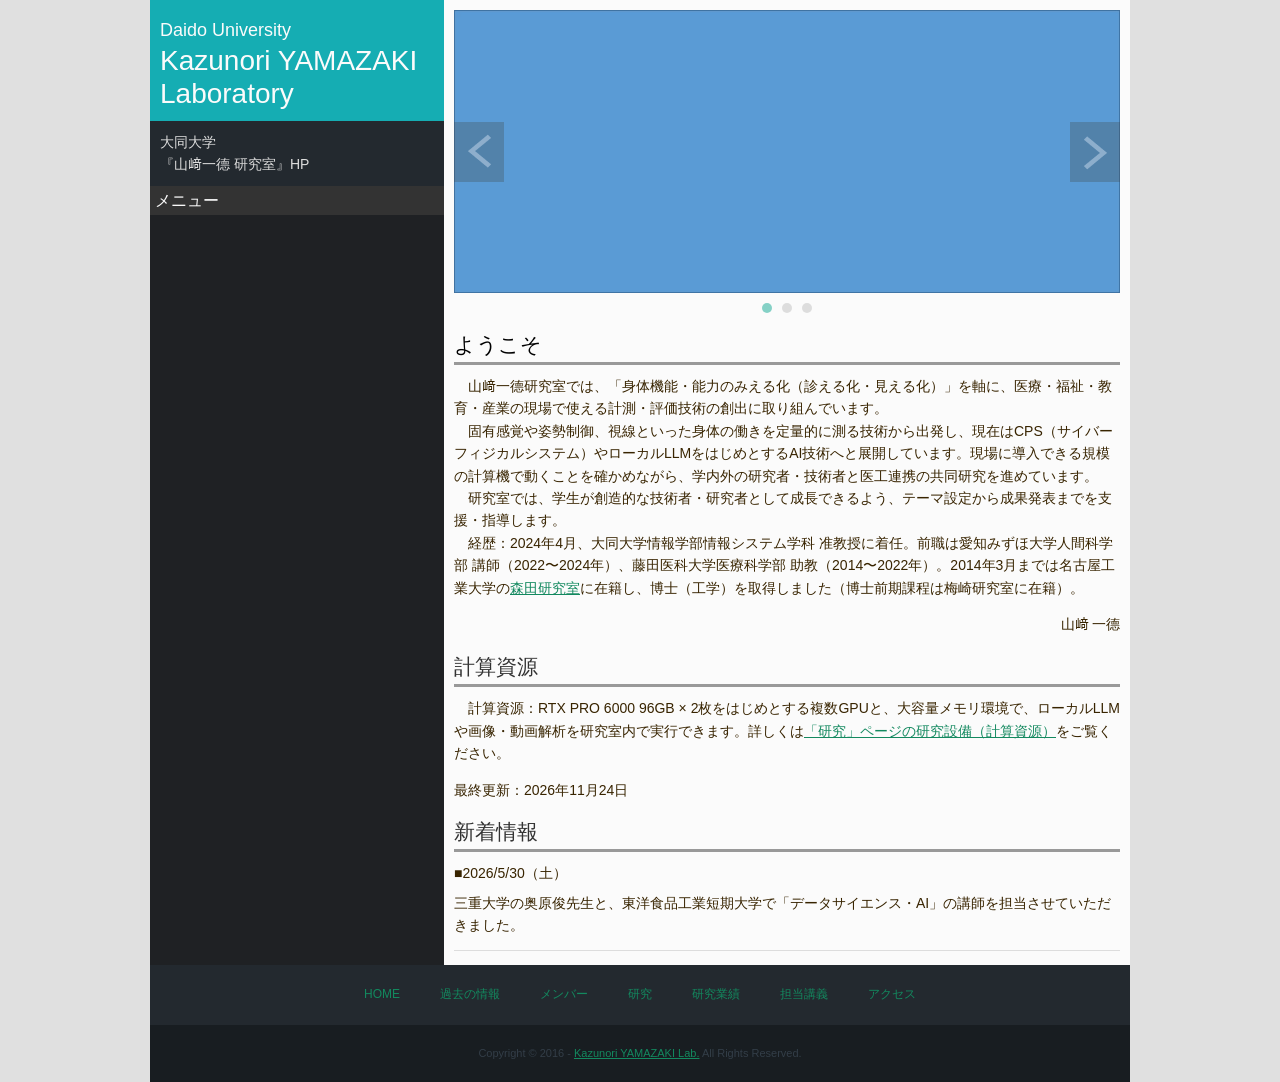
<file: index.html>
﻿<!DOCTYPE html>
<html lang="ja">
  <head>
    <LINK REL="SHORTCUT ICON" HREF="images/favicon16.ico"> 
    <meta content="text/html; charset=utf-8" http-equiv="content-type">
    <title>山﨑一德 研究室</title>
    <meta name="viewport" content="width=device-width">
    <meta name="keywords" content="ymzkk, やまざきかずのり, ヤマザキカズノリ, 山崎一徳, 山﨑一德, 山﨑, 一德, Kazunori Yamazaki, 固有感覚, 感覚運動統合機能、見える、先端、臨床工学、医用工学、データサイエンス、CPS、サイバーフィジカルシステム、IoT">
    <meta name="description" content="『山﨑一德 研究室』HP">
    <link rel="stylesheet" type="text/css" href="css/style.css">
    <script type="text/javascript" src="js/jquery.js"></script>
    <script type="text/javascript" src="js/script.js"></script>
    <script type="text/javascript" src="js/jquery.smoothscroll.js"></script>
    <script type="text/javascript" src="js/jquery.scrollshow.js"></script>
    <script type="text/javascript" src="js/jquery.rollover.js"></script>
    <script type="text/javascript" src="js/jquery.slideshow.js"></script>
    <script>
$(function($){
	$('html').smoothscroll({easing : 'swing', speed : 1000, margintop : 10});
	$('.totop').scrollshow({position : 500});
	$('.slide').slideshow({
		touch		: true,
		touchDistance : '80',
		bgImage	  : false,
		autoSlide	: true,
		effect	   : 'slide',
		repeat	   : true,
		easing	   : 'swing',
		interval	 : 3000,
		duration	 : 500,
		imgHoverStop : true,
		navHoverStop : true,
		navImg	   : false,
		navImgCustom : false,
		navImgSuffix : ''
	});
	$('.slidePrev img').rollover();
	$('.slideNext img').rollover();
	});
</script><!--[if lt IE 9]>
	<script src="js/html5shiv.js"></script>	<script src="js/css3-mediaqueries.js"></script><![endif]-->
  </head>
  <body style="background-color: rgba(204, 204, 204, 0.6);">
    <div id="contents">
      <div id="sub">
        <header>
          <h1><a href="index.html"><font size="4">Daido University </font><br>Kazunori YAMAZAKI Laboratory
</a></h1>
          <p class="summary"> 大同大学 <br>『山﨑一德 研究室』HP </p>

        </header>
        <nav>
          <h3>メニュー<span id="navBtn"><span id="navBtnIcon"></span></span></h3>
          <ul>
          <li><a href="index.html">HOME</a></li>
          <li><a href="news.html">過去の情報</a></li>
          <li><a href="member.html">メンバー</a></li>
          <li><a href="research.html">研究</a></li>
          <li><a href="publication.html">研究業績</a></li>
          <li><a href="lecture.html">担当講義</a></li>
          <li><a href="access.html">アクセス</a></li>
          </ul>
        </nav>
      </div>
      <!-- /#sub -->
      <div id="main">


        <div class="slide">
          <ul class="slideInner">
            <li><a href="index.html"><img src="images/photo01.jpg" alt=""></a></li>
            <li><a href="index.html"><img src="images/photo02.jpg" alt=""></a></li>
            <li><a href="index.html"><img src="images/photo03.jpg" alt=""></a></li>

          </ul>
          <div class="slidePrev"><img src="images/nav_prev.png" alt="前へ"></div>
          <div class="slideNext"><img src="images/nav_next.png" alt="次へ"></div>
          <div class="controlNav"></div>
        </div>
        <!-- /.slide -->
        <h2 id="sample"><span style="color: black;">ようこそ<br>
          </span></h2>
<p>
　山﨑一德研究室では、「身体機能・能力のみえる化（診える化・見える化）」を軸に、医療・福祉・教育・産業の現場で使える計測・評価技術の創出に取り組んでいます。<br>
　固有感覚や姿勢制御、視線といった身体の働きを定量的に測る技術から出発し、現在はCPS（サイバーフィジカルシステム）やローカルLLMをはじめとするAI技術へと展開しています。現場に導入できる規模の計算機で動くことを確かめながら、学内外の研究者・技術者と医工連携の共同研究を進めています。<br>
　研究室では、学生が創造的な技術者・研究者として成長できるよう、テーマ設定から成果発表までを支援・指導します。<br>
　経歴：2024年4月、大同大学情報学部情報システム学科 准教授に着任。前職は愛知みずほ大学人間科学部 講師（2022〜2024年）、藤田医科大学医療科学部 助教（2014〜2022年）。2014年3月までは名古屋工業大学の<a href="http://watt.web.nitech.ac.jp/">森田研究室</a>に在籍し、博士（工学）を取得しました（博士前期課程は梅崎研究室に在籍）。</p>
        <p style="text-align: right;"><span style="font-family: HG行書体">山﨑 一德</span></p>
        <h2>計算資源</h2>
        <p>　計算資源：RTX PRO 6000 96GB × 2枚をはじめとする複数GPUと、大容量メモリ環境で、ローカルLLMや画像・動画解析を研究室内で実行できます。詳しくは<a href="research.html">「研究」ページの研究設備（計算資源）</a>をご覧ください。</p>



        <p> </p>

        <p>最終更新：2026年11月24日</p>
        <h2>新着情報</h2>
        <dl class="info">
          <dt><span>2026/5/30（土）</span></dt>
          <dd>三重大学の奥原俊先生と、東洋食品工業短期大学で「データサイエンス・AI」の講師を担当させていただきました。</dd>
        </dl>

        <!-- /.service --> </div>
      <!-- /#main --> </div>
    <!-- /#contents -->
    <footer>
      <div class="footmenu">
        <ul>
          <li><a href="index.html">HOME</a></li>
          <li><a href="news.html">過去の情報</a></li>
          <li><a href="member.html">メンバー</a></li>
          <li><a href="research.html">研究</a></li>
          <li><a href="publication.html">研究業績</a></li>
          <li><a href="lecture.html">担当講義</a></li>
          <li><a href="access.html">アクセス</a></li>
        </ul>
      </div>
      <!-- /.footmenu -->
      <div class="copyright">Copyright © 2016 - <a href="#">Kazunori YAMAZAKI
          Lab.</a> All Rights Reserved.</div>
      <!-- /.copyright --> </footer>
    <div class="totop"><a href="#"><img src="images/totop.png" alt="ページのトップへ戻る"></a></div>
    <!-- /.totop -->
  </body>
</html>
</file>
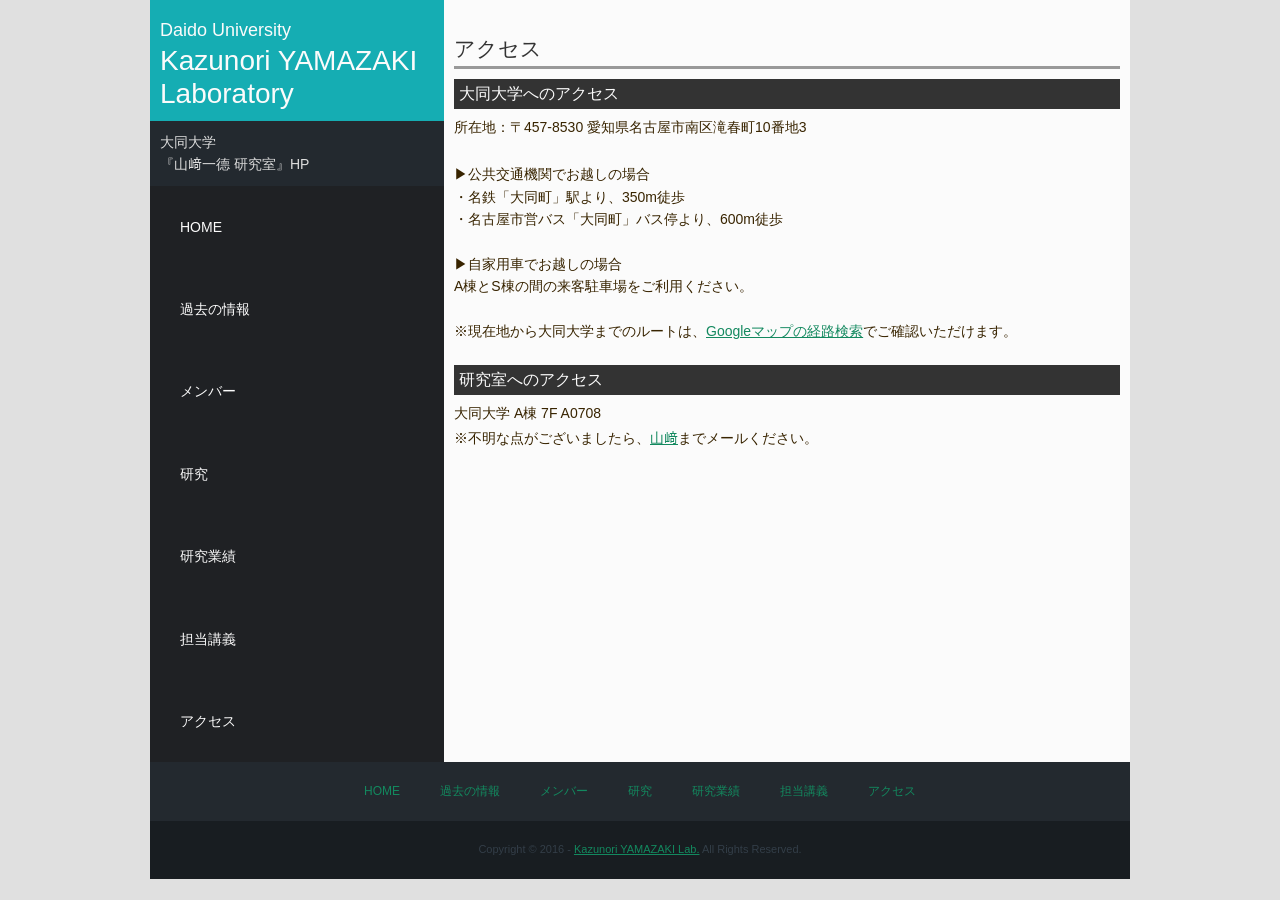
<file: access.html>
﻿<!DOCTYPE html>
<html lang="ja">
  <head>
    <LINK REL="SHORTCUT ICON" HREF="images/favicon16.ico"> 
    <meta content="text/html; charset=utf-8" http-equiv="content-type">
    <title>山﨑一德 研究室，アクセス</title>
    <meta name="viewport" content="width=device-width">
    <meta name="keywords" content="ymzkk, やまざきかずのり, ヤマザキカズノリ, 山崎一徳, 山﨑一德, 山﨑, 一德, Kazunori Yamazaki, 固有感覚, 感覚運動統合機能、見える、先端、臨床工学、医用工学、データサイエンス、CPS、サイバーフィジカルシステム、IoT">
    <meta name="description" content="大同大学 山﨑一德研究室へのアクセス。研究室はA棟7階A0708です。">
    <link rel="stylesheet" type="text/css" href="css/style.css">
    <script type="text/javascript" src="js/jquery.js"></script>
    <script type="text/javascript" src="js/script.js"></script>
    <script type="text/javascript" src="js/jquery.smoothscroll.js"></script>
    <script type="text/javascript" src="js/jquery.scrollshow.js"></script>
    <script>
$(function($){
	$('html').smoothscroll({easing : 'swing', speed : 1000, margintop : 10});
	$('.totop').scrollshow({position : 500});
	});
</script><!--[if lt IE 9]>
	<script src="js/html5shiv.js"></script>	<script src="js/css3-mediaqueries.js"></script>
<![endif]-->
  </head>
  <body style="background-color: rgba(204, 204, 204, 0.6);">
    <div id="contents">
      <div id="sub">
        <header>
          <h1><a href="index.html"><font size="4">Daido University </font><br>Kazunori YAMAZAKI Laboratory
</a></h1>
          <p class="summary"> 大同大学 <br>『山﨑一德 研究室』HP </p>
        </header>
        <nav>
          <h3>メニュー<span id="navBtn"><span id="navBtnIcon"></span></span></h3>
          <ul>
          <li><a href="index.html">HOME</a></li>
          <li><a href="news.html">過去の情報</a></li>
          <li><a href="member.html">メンバー</a></li>
          <li><a href="research.html">研究</a></li>
          <li><a href="publication.html">研究業績</a></li>
          <li><a href="lecture.html">担当講義</a></li>
          <li><a href="access.html">アクセス</a></li>
          </ul>
        </nav>
      </div>
      <!-- /#sub -->
      <div id="main">
<br>
        <h2>アクセス</h2>

        <h3>大同大学へのアクセス</h3>
        <div class="info">
<span style="line-height:200%">所在地：〒457-8530 愛知県名古屋市南区滝春町10番地3</span><br>
<br>
▶公共交通機関でお越しの場合<br>
・名鉄「大同町」駅より、350m徒歩<br>
・名古屋市営バス「大同町」バス停より、600m徒歩<br>
<br>
▶自家用車でお越しの場合<br>
A棟とS棟の間の来客駐車場をご利用ください。<br>
<br>
※現在地から大同大学までのルートは、<a href="https://www.google.com/maps/dir/?api=1&destination=%E5%A4%A7%E5%90%8C%E5%A4%A7%E5%AD%A6">Googleマップの経路検索</a>でご確認いただけます。<br>
<br>

        </div>
<h3>研究室へのアクセス</h3>
        <div class="info">
<span style="line-height:200%">大同大学 A棟 7F A0708</span><br>
※不明な点がございましたら、<a href="member.html">山﨑</a>までメールください。<br>


        </div>
<!-- /.service --> </div>
      <!-- /#main --> </div>
    <!-- /#contents -->
    <footer>
      <div class="footmenu">
        <ul>
          <li><a href="index.html">HOME</a></li>
          <li><a href="news.html">過去の情報</a></li>
          <li><a href="member.html">メンバー</a></li>
          <li><a href="research.html">研究</a></li>
          <li><a href="publication.html">研究業績</a></li>
          <li><a href="lecture.html">担当講義</a></li>
          <li><a href="access.html">アクセス</a></li>
        </ul>
      </div>
      <!-- /.footmenu -->
      <div class="copyright">Copyright © 2016 - <a href="index.html">Kazunori YAMAZAKI
          Lab.</a> All Rights Reserved.</div>
      <!-- /.copyright --> </footer>
    <div class="totop"><a href="#"><img src="images/totop.png" alt="ページのトップへ戻る"></a></div>
    <!-- /.totop -->
  </body>
</html>
</file>
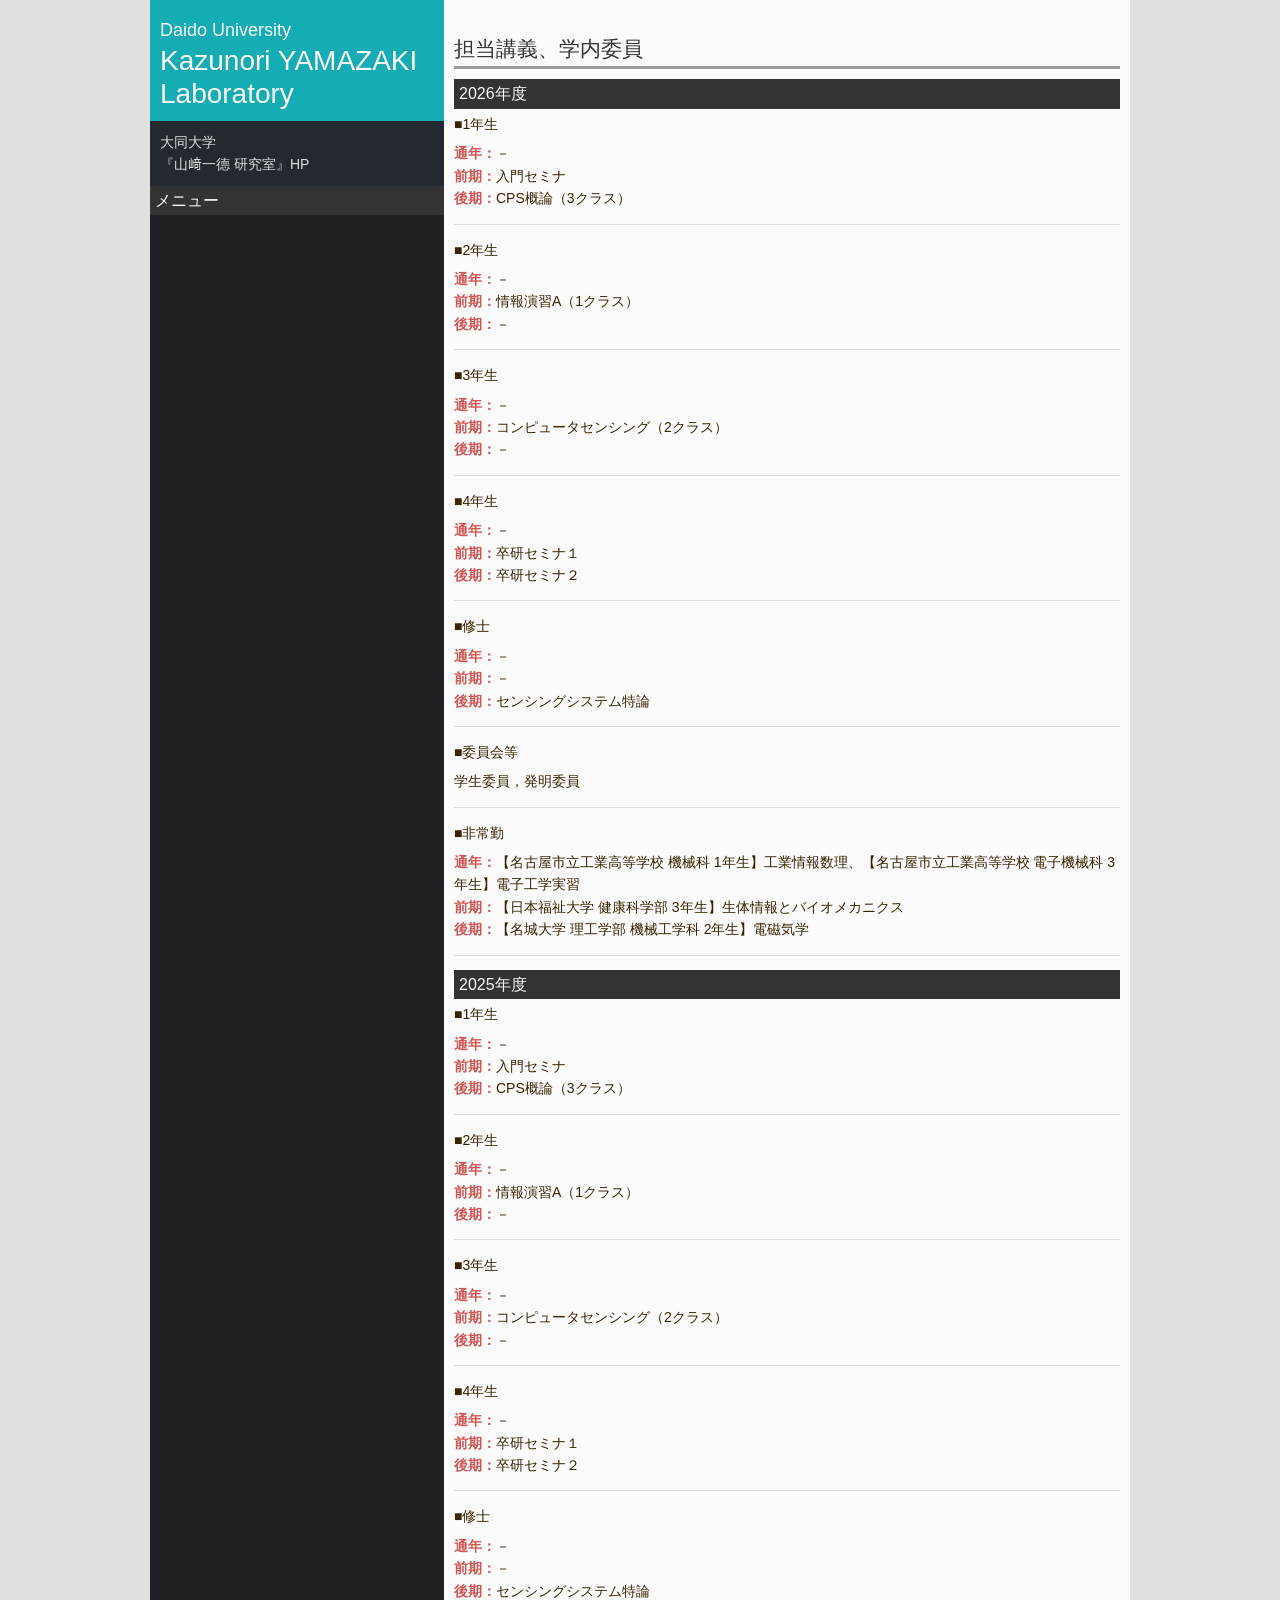
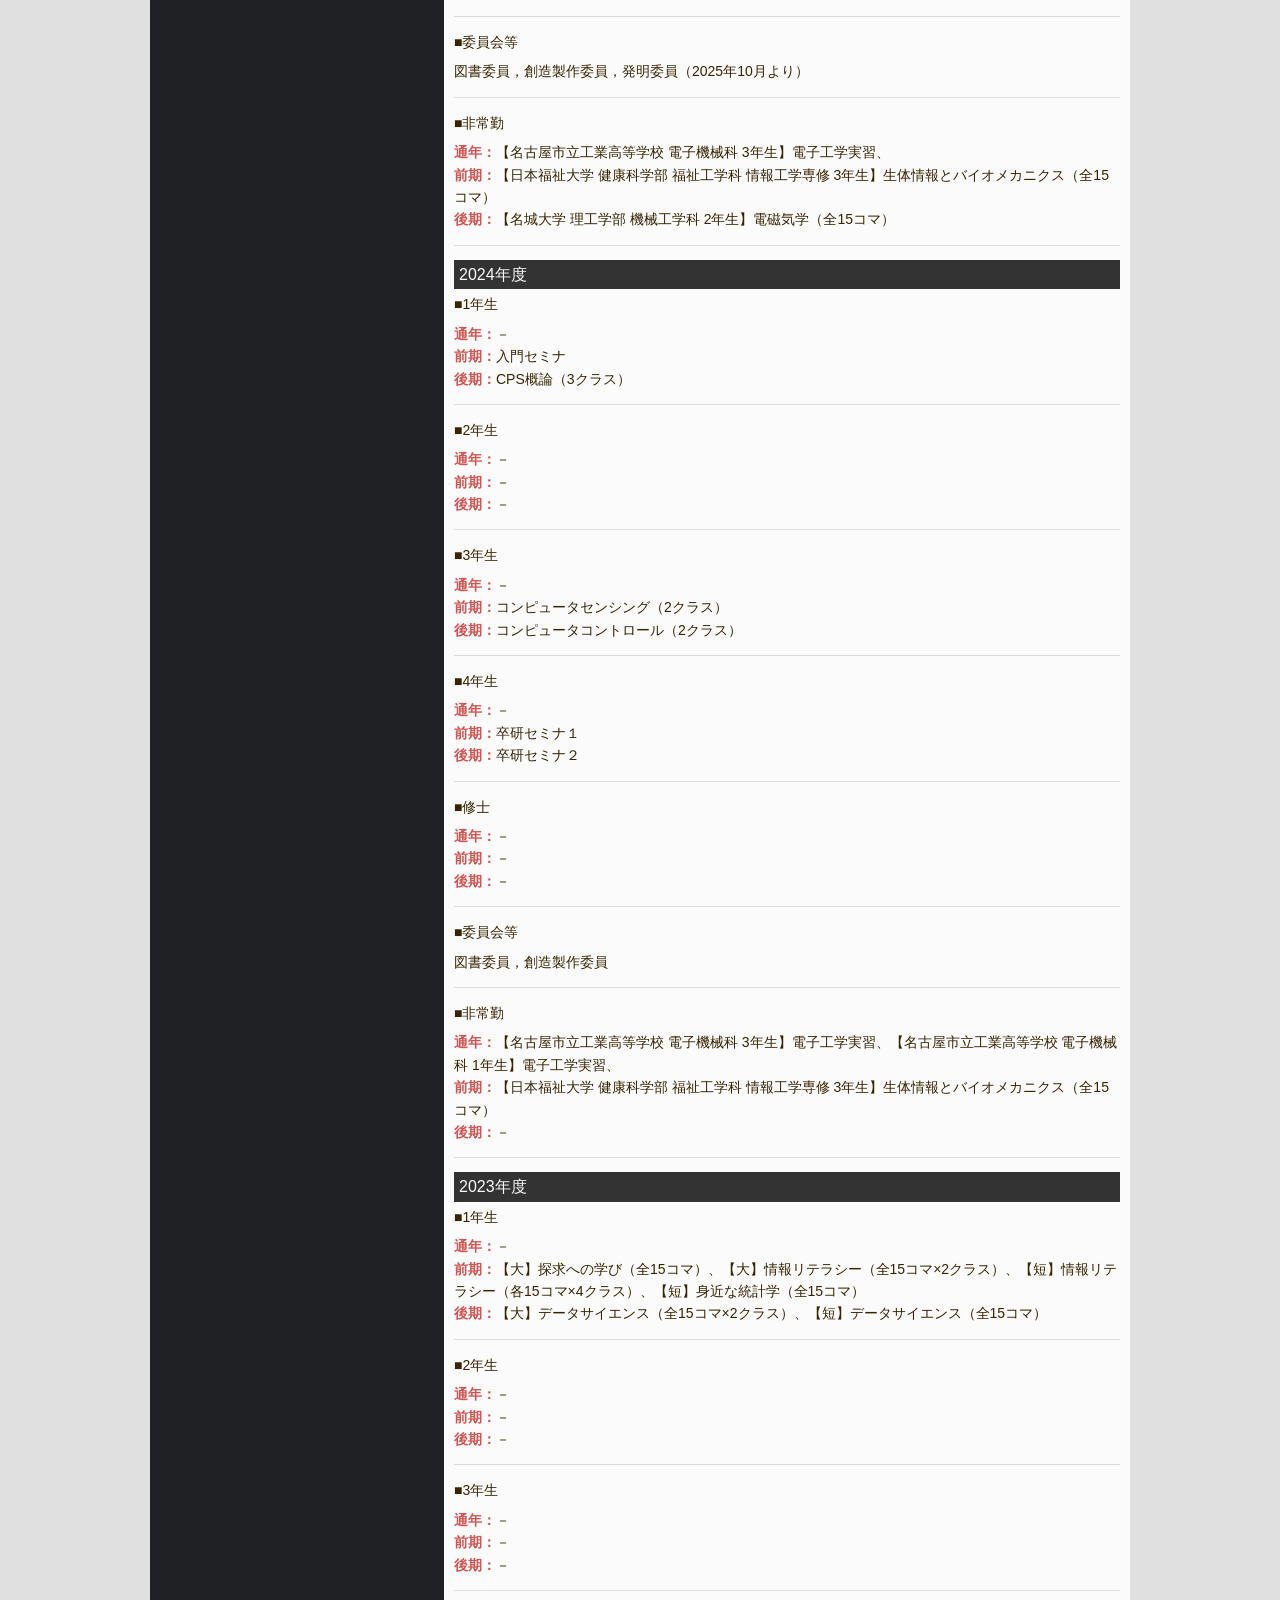
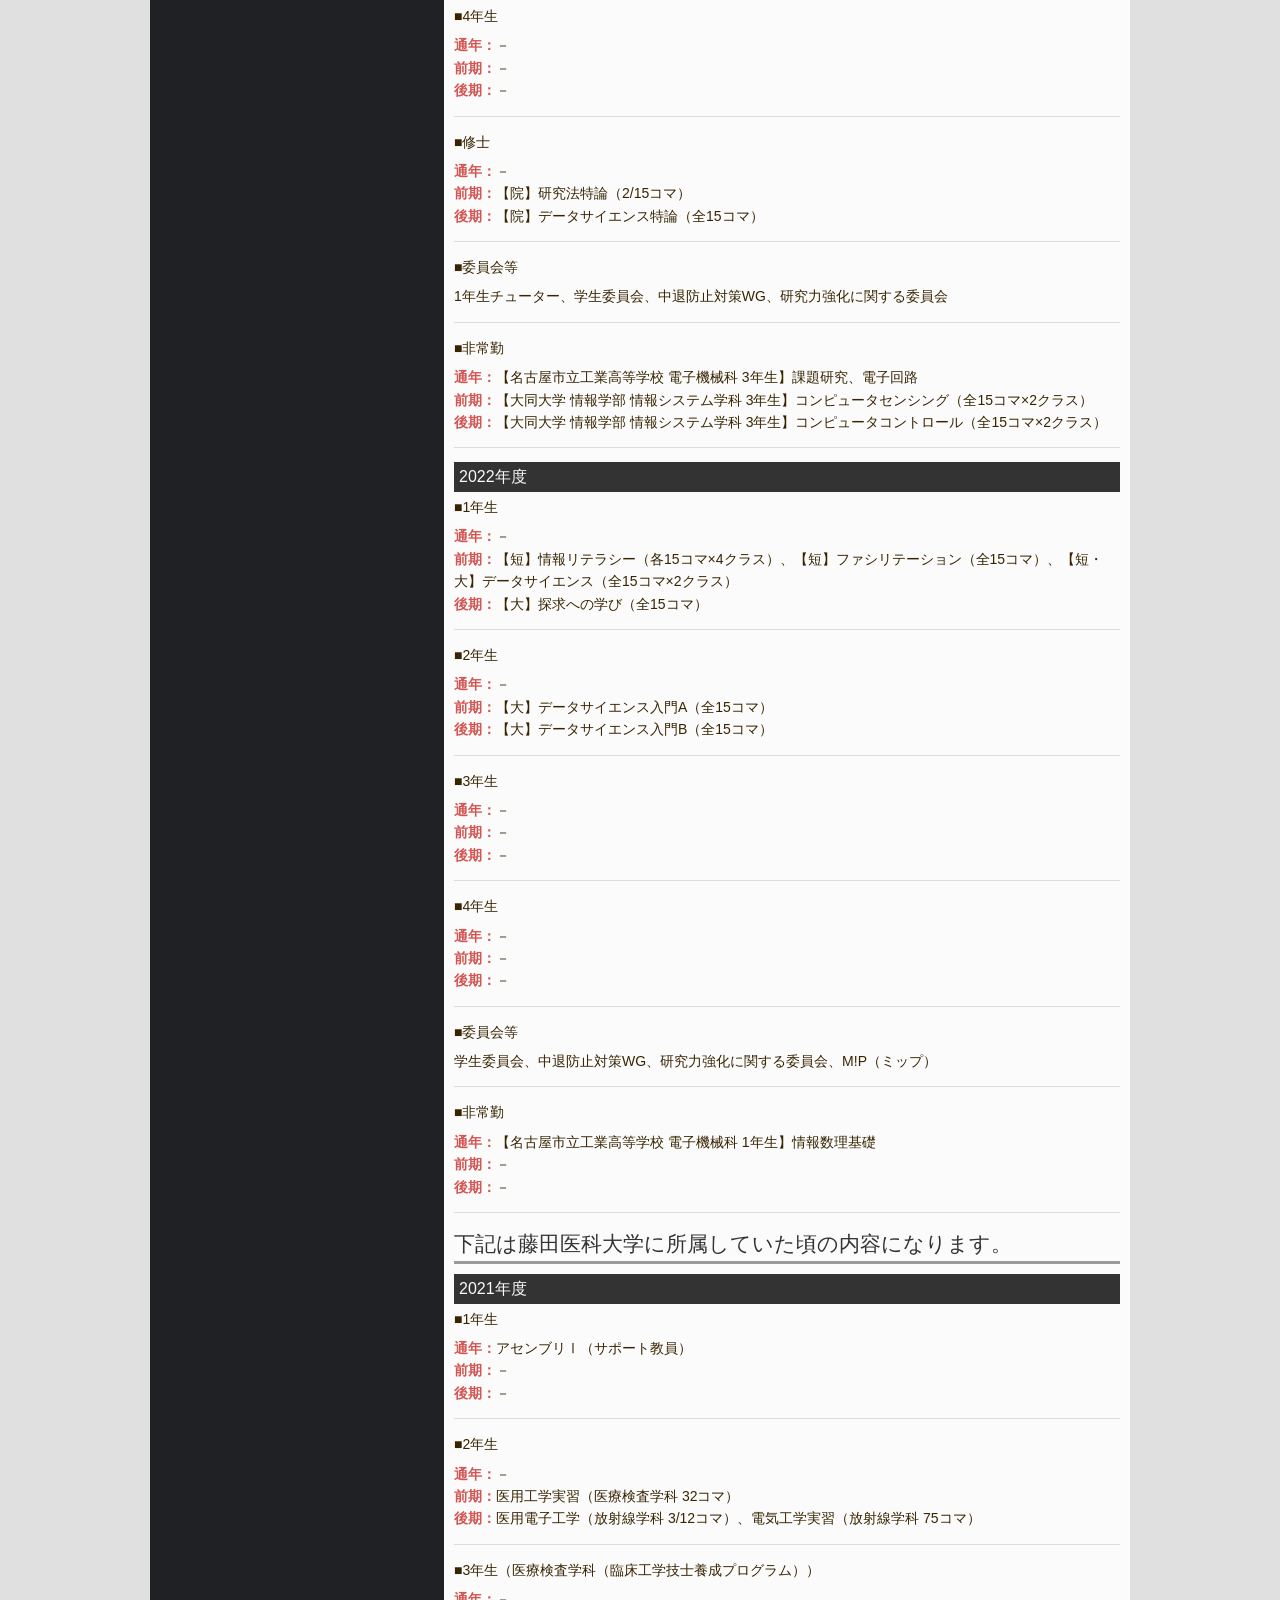
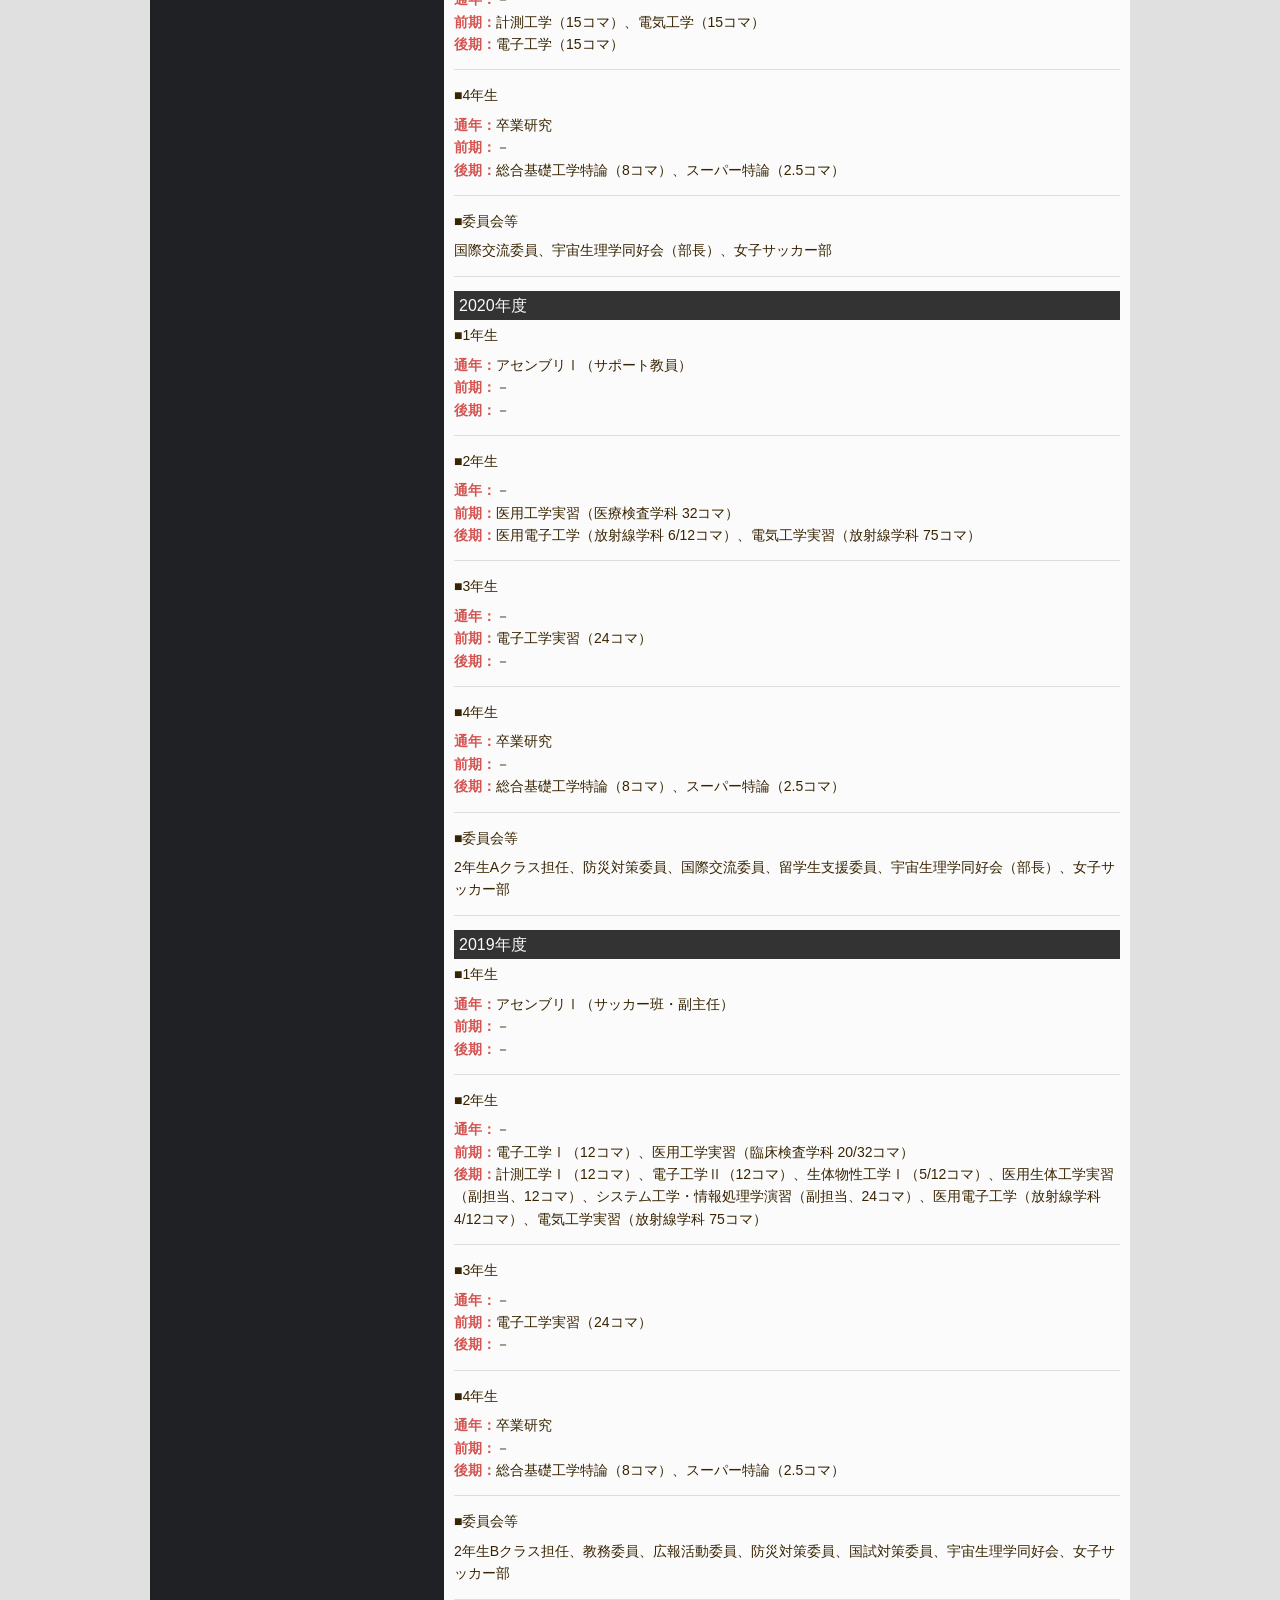
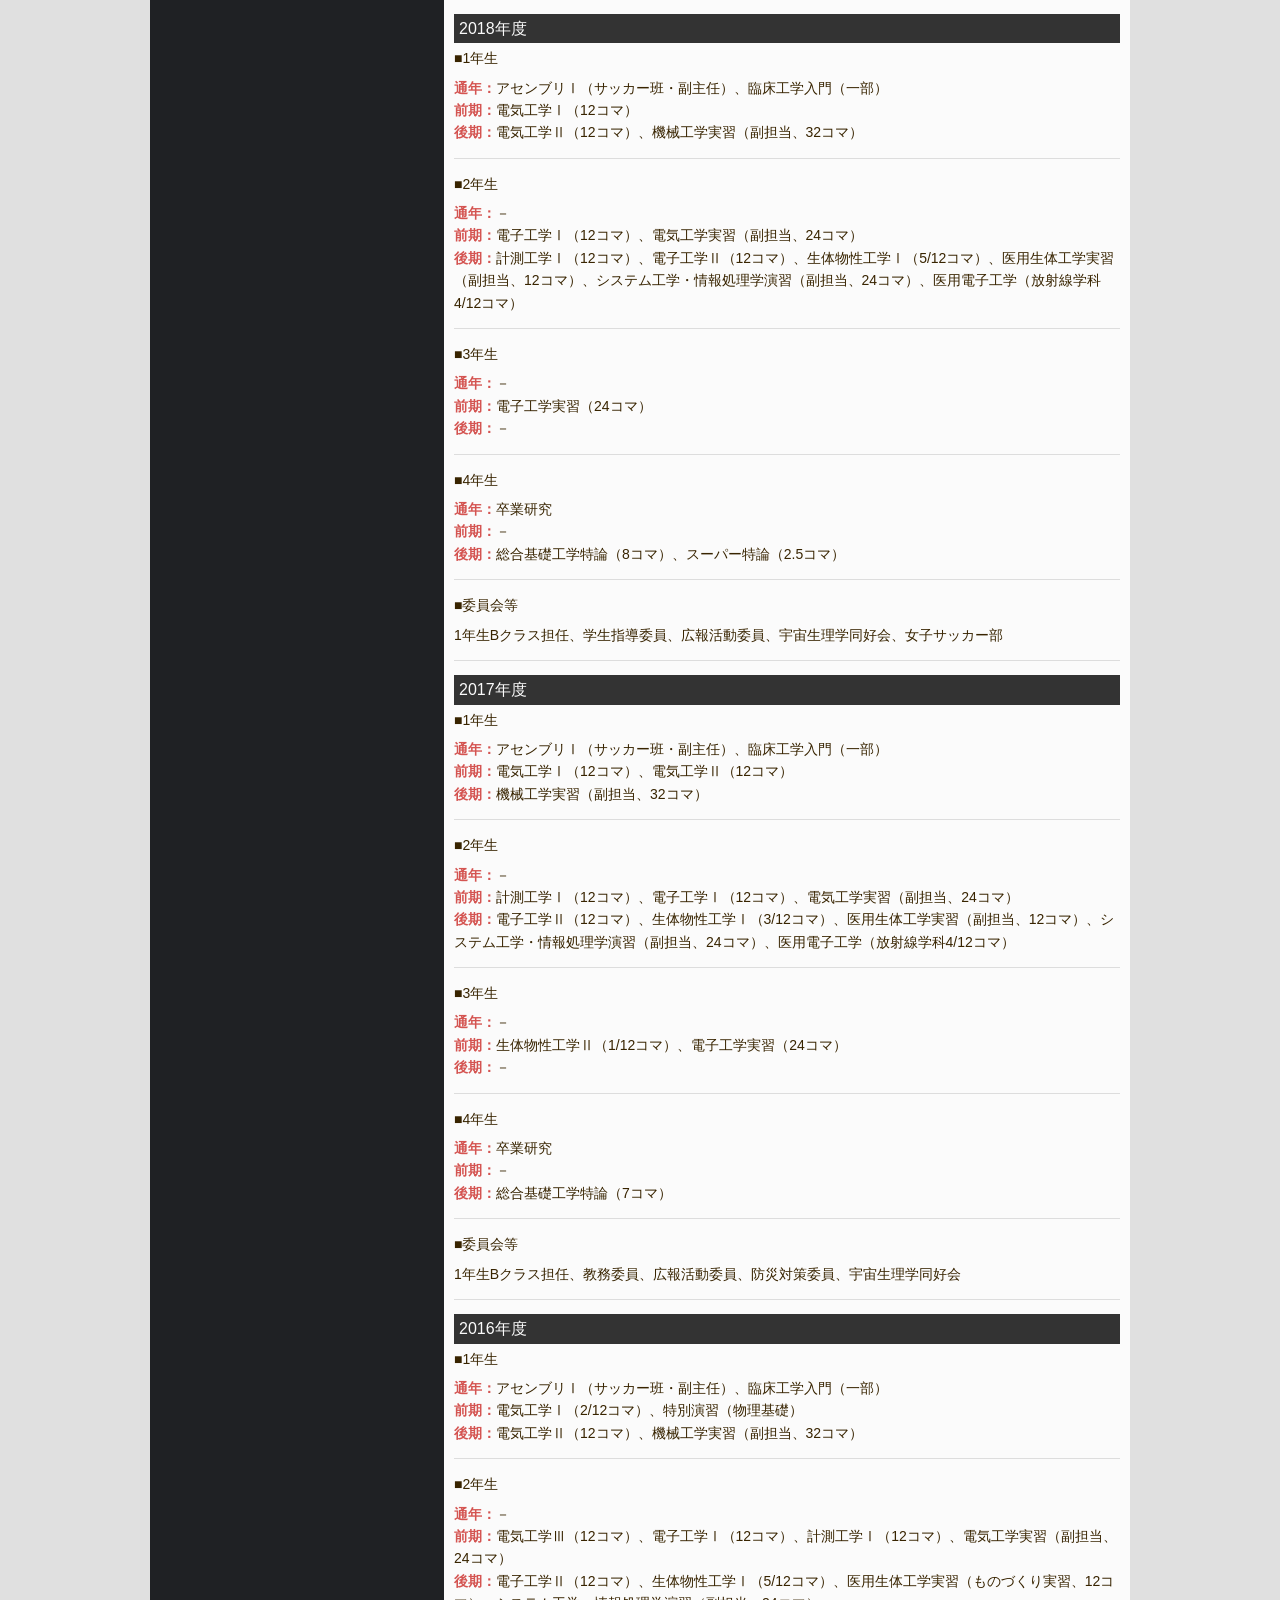
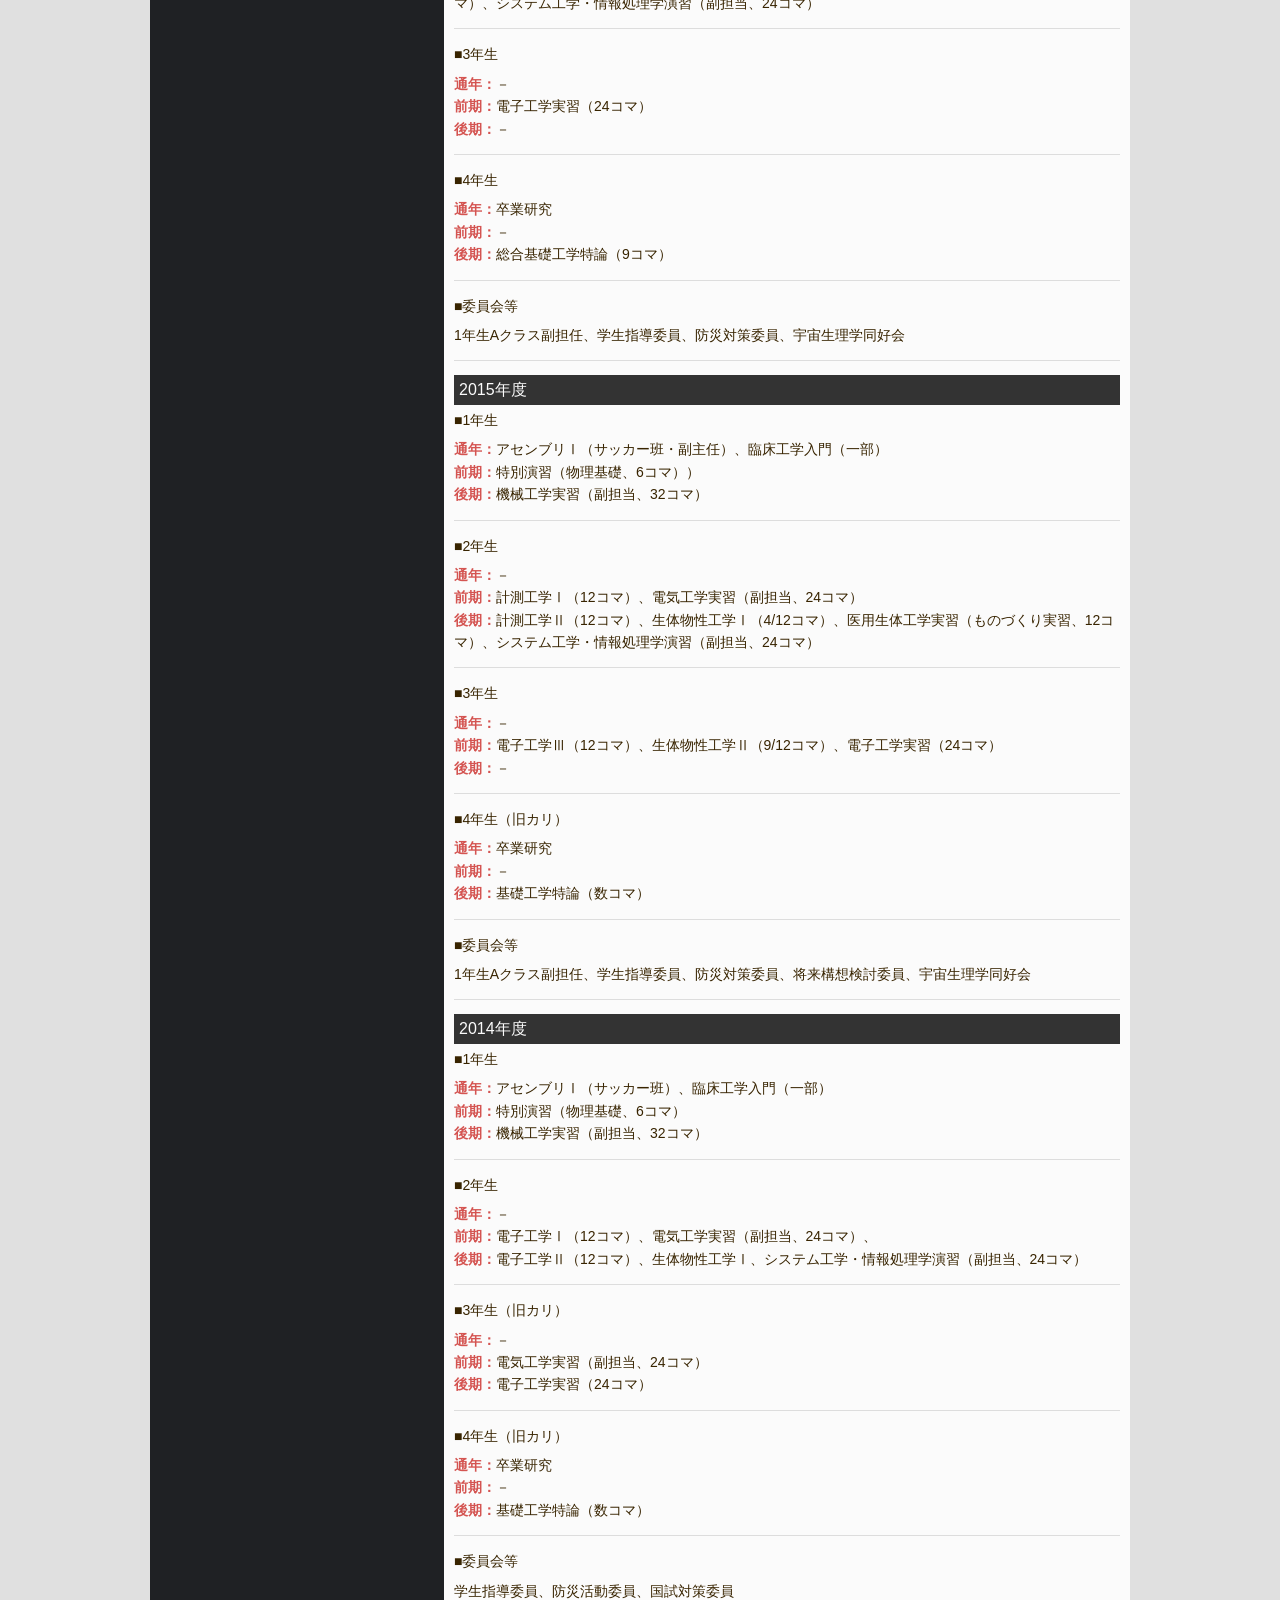
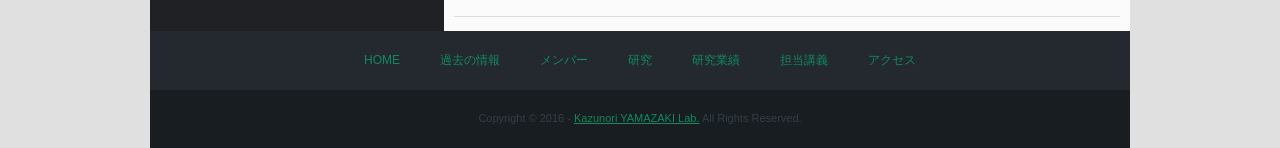
<file: lecture.html>
﻿<!DOCTYPE html>
<html lang="ja">
  <head>
    <LINK REL="SHORTCUT ICON" HREF="images/favicon16.ico"> 
    <meta content="text/html; charset=utf-8" http-equiv="content-type">
    <title>山﨑一德 研究室，担当授業</title>
    <meta name="viewport" content="width=device-width">
    <meta name="keywords" content="ymzkk, やまざきかずのり, ヤマザキカズノリ, 山崎一徳, 山﨑一德, 山﨑, 一德, Kazunori Yamazaki, 固有感覚, 感覚運動統合機能、見える、先端、臨床工学、医用工学、データサイエンス、CPS、サイバーフィジカルシステム、IoT">
    <meta name="description" content="山﨑一德の年度別担当講義、学内委員および学外での教育活動。">

    <link rel="stylesheet" type="text/css" href="css/style.css">
    <script type="text/javascript" src="js/jquery.js"></script>
    <script type="text/javascript" src="js/script.js"></script>
    <script type="text/javascript" src="js/jquery.smoothscroll.js"></script>
    <script type="text/javascript" src="js/jquery.scrollshow.js"></script>
    <script>
$(function($){
	$('html').smoothscroll({easing : 'swing', speed : 1000, margintop : 10});
	$('.totop').scrollshow({position : 500});
	});
</script><!--[if lt IE 9]>
	<script src="js/html5shiv.js"></script>	<script src="js/css3-mediaqueries.js"></script>
<![endif]-->
  </head>
  <body style="background-color: rgba(204, 204, 204, 0.6);">
    <div id="contents">
      <div id="sub">
        <header>
          <h1><a href="index.html"><font size="4">Daido University </font><br>Kazunori YAMAZAKI Laboratory
</a></h1>
          <p class="summary"> 大同大学 <br>『山﨑一德 研究室』HP </p>

        </header>
        <nav>
          <h3>メニュー<span id="navBtn"><span id="navBtnIcon"></span></span></h3>
          <ul>
          <li><a href="index.html">HOME</a></li>
          <li><a href="news.html">過去の情報</a></li>
          <li><a href="member.html">メンバー</a></li>
          <li><a href="research.html">研究</a></li>
          <li><a href="publication.html">研究業績</a></li>
          <li><a href="lecture.html">担当講義</a></li>
          <li><a href="access.html">アクセス</a></li>
          </ul>
        </nav>
      </div>
      <!-- /#sub -->
      <div id="main">
<br>
        <h2>担当講義、学内委員</h2>
	
<!--
コメントアウト部分　始まり
-------
コメントアウト部分　終わり
-->
        <h3>2026年度</h3>
        <dl class="info">
          <dt><span>1年生</span></dt>
          <dd>
<strong>通年：</strong>－
<br><strong>前期：</strong>入門セミナ
<br><strong>後期：</strong>CPS概論（3クラス）</dd>
          <dt><span>2年生</span></dt>
          <dd>
<strong>通年：</strong>－
<br><strong>前期：</strong>情報演習A（1クラス）
<br><strong>後期：</strong>－
</dd>
          <dt><span>3年生</span></dt>
          <dd>
<strong>通年：</strong>－
<br><strong>前期：</strong>コンピュータセンシング（2クラス）
<br><strong>後期：</strong>－
</dd>
          <dt><span>4年生</span></dt>
          <dd>
<strong>通年：</strong>－
<br><strong>前期：</strong>卒研セミナ１
<br><strong>後期：</strong>卒研セミナ２
</dd>
          <dt><span>修士</span></dt>
          <dd>
<strong>通年：</strong>－
<br><strong>前期：</strong>－
<br><strong>後期：</strong>センシングシステム特論</dd>
          <dt><span>委員会等</span></dt>
          <dd>学生委員，発明委員</dd>
          <dt><span>非常勤</span></dt>
          <dd>
<strong>通年：</strong>【名古屋市立工業高等学校 機械科 1年生】工業情報数理、【名古屋市立工業高等学校 電子機械科 3年生】電子工学実習
<br><strong>前期：</strong>【日本福祉大学 健康科学部 3年生】生体情報とバイオメカニクス
<br><strong>後期：</strong>【名城大学 理工学部 機械工学科 2年生】電磁気学</dd>
        </dl>

        <h3>2025年度</h3>
        <dl class="info">
          <dt><span>1年生</span></dt>
          <dd>
<strong>通年：</strong>－
 <br><strong>前期：</strong>入門セミナ
 <br><strong>後期：</strong>CPS概論（3クラス）</dd>
          <dt><span>2年生</span></dt>
          <dd>
<strong>通年：</strong>－
<br><strong>前期：</strong>情報演習A（1クラス）
 <br><strong>後期：</strong>－
</dd>
          <dt><span>3年生</span></dt>
          <dd>
<strong>通年：</strong>－
<br><strong>前期：</strong>コンピュータセンシング（2クラス）
<br><strong>後期：</strong>－
</dd>
          <dt><span>4年生</span></dt>
          <dd>
<strong>通年：</strong>－
<br><strong>前期：</strong>卒研セミナ１
<br><strong>後期：</strong>卒研セミナ２
</dd>
          <dt><span>修士</span></dt>
          <dd>
<strong>通年：</strong>－
<br><strong>前期：</strong>－
<br><strong>後期：</strong>センシングシステム特論
</dd>
          <dt><span>委員会等</span></dt>
          <dd>
図書委員，創造製作委員，発明委員（2025年10月より）
	 </dd>
<dt><span>非常勤</span></dt>
          <dd>
<strong>通年：</strong>【名古屋市立工業高等学校 電子機械科 3年生】電子工学実習、
<br><strong>前期：</strong>【日本福祉大学 健康科学部 福祉工学科 情報工学専修 3年生】生体情報とバイオメカニクス（全15コマ）
<br><strong>後期：</strong>【名城大学 理工学部 機械工学科 2年生】電磁気学（全15コマ）
</dd>
		
        </dl>
<h3>2024年度</h3>
        <dl class="info">
          <dt><span>1年生</span></dt>
          <dd>
<strong>通年：</strong>－
 <br><strong>前期：</strong>入門セミナ
 <br><strong>後期：</strong>CPS概論（3クラス）</dd>
          <dt><span>2年生</span></dt>
          <dd>
<strong>通年：</strong>－
<br><strong>前期：</strong>－
 <br><strong>後期：</strong>－
</dd>
          <dt><span>3年生</span></dt>
          <dd>
<strong>通年：</strong>－
<br><strong>前期：</strong>コンピュータセンシング（2クラス）
<br><strong>後期：</strong>コンピュータコントロール（2クラス）
</dd>
          <dt><span>4年生</span></dt>
          <dd>
<strong>通年：</strong>－
<br><strong>前期：</strong>卒研セミナ１
<br><strong>後期：</strong>卒研セミナ２
</dd>
          <dt><span>修士</span></dt>
          <dd>
<strong>通年：</strong>－
<br><strong>前期：</strong>－
<br><strong>後期：</strong>－
</dd>
          <dt><span>委員会等</span></dt>
          <dd>
図書委員，創造製作委員
	 </dd>
<dt><span>非常勤</span></dt>
          <dd>
<strong>通年：</strong>【名古屋市立工業高等学校 電子機械科 3年生】電子工学実習、【名古屋市立工業高等学校 電子機械科 1年生】電子工学実習、
<br><strong>前期：</strong>【日本福祉大学 健康科学部 福祉工学科 情報工学専修 3年生】生体情報とバイオメカニクス（全15コマ）
<br><strong>後期：</strong>－
</dd>
		
        </dl>
<h3>2023年度</h3>
        <dl class="info">
          <dt><span>1年生</span></dt>
          <dd>
<strong>通年：</strong>－
 <br><strong>前期：</strong>【大】探求への学び（全15コマ）、【大】情報リテラシー（全15コマ×2クラス）、【短】情報リテラシー（各15コマ×4クラス）、【短】身近な統計学（全15コマ） 
 <br><strong>後期：</strong>【大】データサイエンス（全15コマ×2クラス）、【短】データサイエンス（全15コマ）</dd>
          <dt><span>2年生</span></dt>
          <dd>
<strong>通年：</strong>－
<br><strong>前期：</strong>－
 <br><strong>後期：</strong>－
</dd>
          <dt><span>3年生</span></dt>
          <dd>
<strong>通年：</strong>－
<br><strong>前期：</strong>－
<br><strong>後期：</strong>－
</dd>
          <dt><span>4年生</span></dt>
          <dd>
<strong>通年：</strong>－
<br><strong>前期：</strong>－
<br><strong>後期：</strong>－
</dd>
          <dt><span>修士</span></dt>
          <dd>
<strong>通年：</strong>－
<br><strong>前期：</strong>【院】研究法特論（2/15コマ）
 <br><strong>後期：</strong>【院】データサイエンス特論（全15コマ）
</dd>
          <dt><span>委員会等</span></dt>
          <dd>
1年生チューター、学生委員会、中退防止対策WG、研究力強化に関する委員会
	 </dd>
<dt><span>非常勤</span></dt>
          <dd>
<strong>通年：</strong>【名古屋市立工業高等学校 電子機械科 3年生】課題研究、電子回路
<br><strong>前期：</strong>【大同大学 情報学部 情報システム学科 3年生】コンピュータセンシング（全15コマ×2クラス）
<br><strong>後期：</strong>【大同大学 情報学部 情報システム学科 3年生】コンピュータコントロール（全15コマ×2クラス）
</dd>
		
        </dl>
<h3>2022年度</h3>
        <dl class="info">
          <dt><span>1年生</span></dt>
          <dd>
<strong>通年：</strong>－
 <br><strong>前期：</strong>【短】情報リテラシー（各15コマ×4クラス）、【短】ファシリテーション（全15コマ）、【短・大】データサイエンス（全15コマ×2クラス） 
 <br><strong>後期：</strong>【大】探求への学び（全15コマ）</dd>
          <dt><span>2年生</span></dt>
          <dd>
<strong>通年：</strong>－
<br><strong>前期：</strong>【大】データサイエンス入門A（全15コマ）
 <br><strong>後期：</strong>【大】データサイエンス入門B（全15コマ）
</dd>
          <dt><span>3年生</span></dt>
          <dd>
<strong>通年：</strong>－
<br><strong>前期：</strong>－
<br><strong>後期：</strong>－
</dd>
          <dt><span>4年生</span></dt>
          <dd>
<strong>通年：</strong>－
<br><strong>前期：</strong>－
<br><strong>後期：</strong>－</dd>
          <dt><span>委員会等</span></dt>
          <dd>
学生委員会、中退防止対策WG、研究力強化に関する委員会、M!P（ミップ）
	 </dd>
<dt><span>非常勤</span></dt>
          <dd>
<strong>通年：</strong>【名古屋市立工業高等学校 電子機械科 1年生】情報数理基礎
<br><strong>前期：</strong>－
<br><strong>後期：</strong>－
	  </dd>
		  


        </dl>
<h2>下記は藤田医科大学に所属していた頃の内容になります。</h2>
        <h3>2021年度</h3>
        <dl class="info">
          <dt><span>1年生</span></dt>
          <dd>
<strong>通年：</strong>アセンブリⅠ（サポート教員）
 <br><strong>前期：</strong>－
 <br><strong>後期：</strong>－</dd>
          <dt><span>2年生</span></dt>
          <dd>
<strong>通年：</strong>－
<br><strong>前期：</strong>医用工学実習（医療検査学科 32コマ）
 <br><strong>後期：</strong>医用電子工学（放射線学科 3/12コマ）、電気工学実習（放射線学科 75コマ）</dd>
          <dt><span>3年生（医療検査学科（臨床工学技士養成プログラム））</span></dt>
          <dd>
<strong>通年：</strong>－
<br><strong>前期：</strong>計測工学（15コマ）、電気工学（15コマ）
<br><strong>後期：</strong>電子工学（15コマ）
</dd>
          <dt><span>4年生</span></dt>
          <dd>
<strong>通年：</strong>卒業研究
<br><strong>前期：</strong>－
<br><strong>後期：</strong>総合基礎工学特論（8コマ）、スーパー特論（2.5コマ）</dd>
          <dt><span>委員会等</span></dt>
          <dd>
国際交流委員、宇宙生理学同好会（部長）、女子サッカー部
</dd>

        </dl>
<h3>2020年度</h3>
        <dl class="info">
          <dt><span>1年生</span></dt>
          <dd>
<strong>通年：</strong>アセンブリⅠ（サポート教員）
 <br><strong>前期：</strong>－
 <br><strong>後期：</strong>－</dd>
          <dt><span>2年生</span></dt>
          <dd>
<strong>通年：</strong>－
<br><strong>前期：</strong>医用工学実習（医療検査学科 32コマ）
 <br><strong>後期：</strong>医用電子工学（放射線学科 6/12コマ）、電気工学実習（放射線学科 75コマ）</dd>
          <dt><span>3年生</span></dt>
          <dd>
<strong>通年：</strong>－
<br><strong>前期：</strong>電子工学実習（24コマ）
<br><strong>後期：</strong>－
</dd>
          <dt><span>4年生</span></dt>
          <dd>
<strong>通年：</strong>卒業研究
<br><strong>前期：</strong>－
<br><strong>後期：</strong>総合基礎工学特論（8コマ）、スーパー特論（2.5コマ）</dd>
          <dt><span>委員会等</span></dt>
          <dd>
2年生Aクラス担任、防災対策委員、国際交流委員、留学生支援委員、宇宙生理学同好会（部長）、女子サッカー部
</dd>


        </dl>
<h3>2019年度</h3>
        <dl class="info">
          <dt><span>1年生</span></dt>
          <dd>
<strong>通年：</strong>アセンブリⅠ（サッカー班・副主任）
 <br><strong>前期：</strong>－
 <br><strong>後期：</strong>－</dd>
          <dt><span>2年生</span></dt>
          <dd>
<strong>通年：</strong>－
<br><strong>前期：</strong>電子工学Ⅰ（12コマ）、医用工学実習（臨床検査学科 20/32コマ）
 <br><strong>後期：</strong>計測工学Ⅰ（12コマ）、電子工学Ⅱ（12コマ）、生体物性工学Ⅰ（5/12コマ）、医用生体工学実習（副担当、12コマ）、システム工学・情報処理学演習（副担当、24コマ）、医用電子工学（放射線学科 4/12コマ）、電気工学実習（放射線学科 75コマ）</dd>
          <dt><span>3年生</span></dt>
          <dd>
<strong>通年：</strong>－
<br><strong>前期：</strong>電子工学実習（24コマ）
<br><strong>後期：</strong>－
</dd>
          <dt><span>4年生</span></dt>
          <dd>
<strong>通年：</strong>卒業研究
<br><strong>前期：</strong>－
<br><strong>後期：</strong>総合基礎工学特論（8コマ）、スーパー特論（2.5コマ）</dd>
          <dt><span>委員会等</span></dt>
          <dd>
2年生Bクラス担任、教務委員、広報活動委員、防災対策委員、国試対策委員、宇宙生理学同好会、女子サッカー部
</dd>


        </dl>
<h3>2018年度</h3>
        <dl class="info">
          <dt><span>1年生</span></dt>
          <dd>
<strong>通年：</strong>アセンブリⅠ（サッカー班・副主任）、臨床工学入門（一部）
 <br><strong>前期：</strong>電気工学Ⅰ（12コマ）
 <br><strong>後期：</strong>電気工学Ⅱ（12コマ）、機械工学実習（副担当、32コマ）</dd>
          <dt><span>2年生</span></dt>
          <dd>
<strong>通年：</strong>－
<br><strong>前期：</strong>電子工学Ⅰ（12コマ）、電気工学実習（副担当、24コマ）
 <br><strong>後期：</strong>計測工学Ⅰ（12コマ）、電子工学Ⅱ（12コマ）、生体物性工学Ⅰ（5/12コマ）、医用生体工学実習（副担当、12コマ）、システム工学・情報処理学演習（副担当、24コマ）、医用電子工学（放射線学科 4/12コマ）</dd>
          <dt><span>3年生</span></dt>
          <dd>
<strong>通年：</strong>－
<br><strong>前期：</strong>電子工学実習（24コマ）
<br><strong>後期：</strong>－
</dd>
          <dt><span>4年生</span></dt>
          <dd>
<strong>通年：</strong>卒業研究
<br><strong>前期：</strong>－
<br><strong>後期：</strong>総合基礎工学特論（8コマ）、スーパー特論（2.5コマ）</dd>
          <dt><span>委員会等</span></dt>
          <dd>
1年生Bクラス担任、学生指導委員、広報活動委員、宇宙生理学同好会、女子サッカー部
</dd>


        </dl>
<h3>2017年度</h3>
        <dl class="info">
          <dt><span>1年生</span></dt>
          <dd>
<strong>通年：</strong>アセンブリⅠ（サッカー班・副主任）、臨床工学入門（一部）
 <br><strong>前期：</strong>電気工学Ⅰ（12コマ）、電気工学Ⅱ（12コマ）
 <br><strong>後期：</strong>機械工学実習（副担当、32コマ）</dd>
          <dt><span>2年生</span></dt>
          <dd>
<strong>通年：</strong>－
<br><strong>前期：</strong>計測工学Ⅰ（12コマ）、電子工学Ⅰ（12コマ）、電気工学実習（副担当、24コマ）
 <br><strong>後期：</strong>電子工学Ⅱ（12コマ）、生体物性工学Ⅰ（3/12コマ）、医用生体工学実習（副担当、12コマ）、システム工学・情報処理学演習（副担当、24コマ）、医用電子工学（放射線学科4/12コマ）</dd>
          <dt><span>3年生</span></dt>
          <dd>
<strong>通年：</strong>－
<br><strong>前期：</strong>生体物性工学Ⅱ（1/12コマ）、電子工学実習（24コマ）
<br><strong>後期：</strong>－
</dd>
          <dt><span>4年生</span></dt>
          <dd>
<strong>通年：</strong>卒業研究
<br><strong>前期：</strong>－
<br><strong>後期：</strong>総合基礎工学特論（7コマ）</dd>
          <dt><span>委員会等</span></dt>
          <dd>
1年生Bクラス担任、教務委員、広報活動委員、防災対策委員、宇宙生理学同好会
</dd>


        </dl>
<h3>2016年度</h3>
        <dl class="info">
          <dt><span>1年生</span></dt>
          <dd>
<strong>通年：</strong>アセンブリⅠ（サッカー班・副主任）、臨床工学入門（一部）
 <br><strong>前期：</strong>電気工学Ⅰ（2/12コマ）、特別演習（物理基礎）
 <br><strong>後期：</strong>電気工学Ⅱ（12コマ）、機械工学実習（副担当、32コマ）</dd>
          <dt><span>2年生</span></dt>
          <dd>
<strong>通年：</strong>－
<br><strong>前期：</strong>電気工学Ⅲ（12コマ）、電子工学Ⅰ（12コマ）、計測工学Ⅰ（12コマ）、電気工学実習（副担当、24コマ）
 <br><strong>後期：</strong>電子工学Ⅱ（12コマ）、生体物性工学Ⅰ（5/12コマ）、医用生体工学実習（ものづくり実習、12コマ）、システム工学・情報処理学演習（副担当、24コマ）</dd>
          <dt><span>3年生</span></dt>
          <dd>
<strong>通年：</strong>－
<br><strong>前期：</strong>電子工学実習（24コマ）
<br><strong>後期：</strong>－
</dd>
          <dt><span>4年生</span></dt>
          <dd>
<strong>通年：</strong>卒業研究
<br><strong>前期：</strong>－
<br><strong>後期：</strong>総合基礎工学特論（9コマ）</dd>
          <dt><span>委員会等</span></dt>
          <dd>
1年生Aクラス副担任、学生指導委員、防災対策委員、宇宙生理学同好会
</dd>


        </dl>
<h3>2015年度</h3>
        <dl class="info">
          <dt><span>1年生</span></dt>
          <dd>
<strong>通年：</strong>アセンブリⅠ（サッカー班・副主任）、臨床工学入門（一部）
<br><strong>前期：</strong>特別演習（物理基礎、6コマ））
<br><strong>後期：</strong>機械工学実習（副担当、32コマ）</dd>
          <dt><span>2年生</span></dt>
          <dd>
<strong>通年：</strong>－
<br><strong>前期：</strong>計測工学Ⅰ（12コマ）、電気工学実習（副担当、24コマ）
<br><strong>後期：</strong>計測工学Ⅱ（12コマ）、生体物性工学Ⅰ（4/12コマ）、医用生体工学実習（ものづくり実習、12コマ）、システム工学・情報処理学演習（副担当、24コマ）</dd>
          <dt><span>3年生</span></dt>
          <dd>
<strong>通年：</strong>－
<br><strong>前期：</strong>電子工学Ⅲ（12コマ）、生体物性工学Ⅱ（9/12コマ）、電子工学実習（24コマ）
<br><strong>後期：</strong>－
</dd>
          <dt><span>4年生（旧カリ）</span></dt>
          <dd>
<strong>通年：</strong>卒業研究
<br><strong>前期：</strong>－
<br><strong>後期：</strong>基礎工学特論（数コマ）</dd>
          <dt><span>委員会等</span></dt>
          <dd>
1年生Aクラス副担任、学生指導委員、防災対策委員、将来構想検討委員、宇宙生理学同好会
</dd>


        </dl>
<h3>2014年度</h3>
        <dl class="info">
          <dt><span>1年生</span></dt>
          <dd>
<strong>通年：</strong>アセンブリⅠ（サッカー班）、臨床工学入門（一部）
<br><strong>前期：</strong>特別演習（物理基礎、6コマ）
<br><strong>後期：</strong>機械工学実習（副担当、32コマ）
</dd>
          <dt><span>2年生</span></dt>
          <dd>
<strong>通年：</strong>－
<br><strong>前期：</strong>電子工学Ⅰ（12コマ）、電気工学実習（副担当、24コマ）、
<br><strong>後期：</strong>電子工学Ⅱ（12コマ）、生体物性工学Ⅰ、システム工学・情報処理学演習（副担当、24コマ）</dd>
          <dt><span>3年生（旧カリ）</span></dt>
          <dd>
<strong>通年：</strong>－
<br><strong>前期：</strong>電気工学実習（副担当、24コマ）
<br><strong>後期：</strong>電子工学実習（24コマ）
</dd>
          <dt><span>4年生（旧カリ）</span></dt>
          <dd>
<strong>通年：</strong>卒業研究
<br><strong>前期：</strong>－
<br><strong>後期：</strong>基礎工学特論（数コマ）</dd>
          <dt><span>委員会等</span></dt>
          <dd>
学生指導委員、防災活動委員、国試対策委員
</dd>


        </dl>
<!-- /.service --> </div>
      <!-- /#main --> </div>
    <!-- /#contents -->
    <footer>
      <div class="footmenu">
        <ul>
          <li><a href="index.html">HOME</a></li>
          <li><a href="news.html">過去の情報</a></li>
          <li><a href="member.html">メンバー</a></li>
          <li><a href="research.html">研究</a></li>
          <li><a href="publication.html">研究業績</a></li>
          <li><a href="lecture.html">担当講義</a></li>
          <li><a href="access.html">アクセス</a></li>
        </ul>
      </div>
      <!-- /.footmenu -->
      <div class="copyright">Copyright © 2016 - <a href="index.html">Kazunori YAMAZAKI
          Lab.</a> All Rights Reserved.</div>
      <!-- /.copyright --> </footer>
    <div class="totop"><a href="#"><img src="images/totop.png" alt="ページのトップへ戻る"></a></div>
    <!-- /.totop -->
  </body>
</html>
</file>
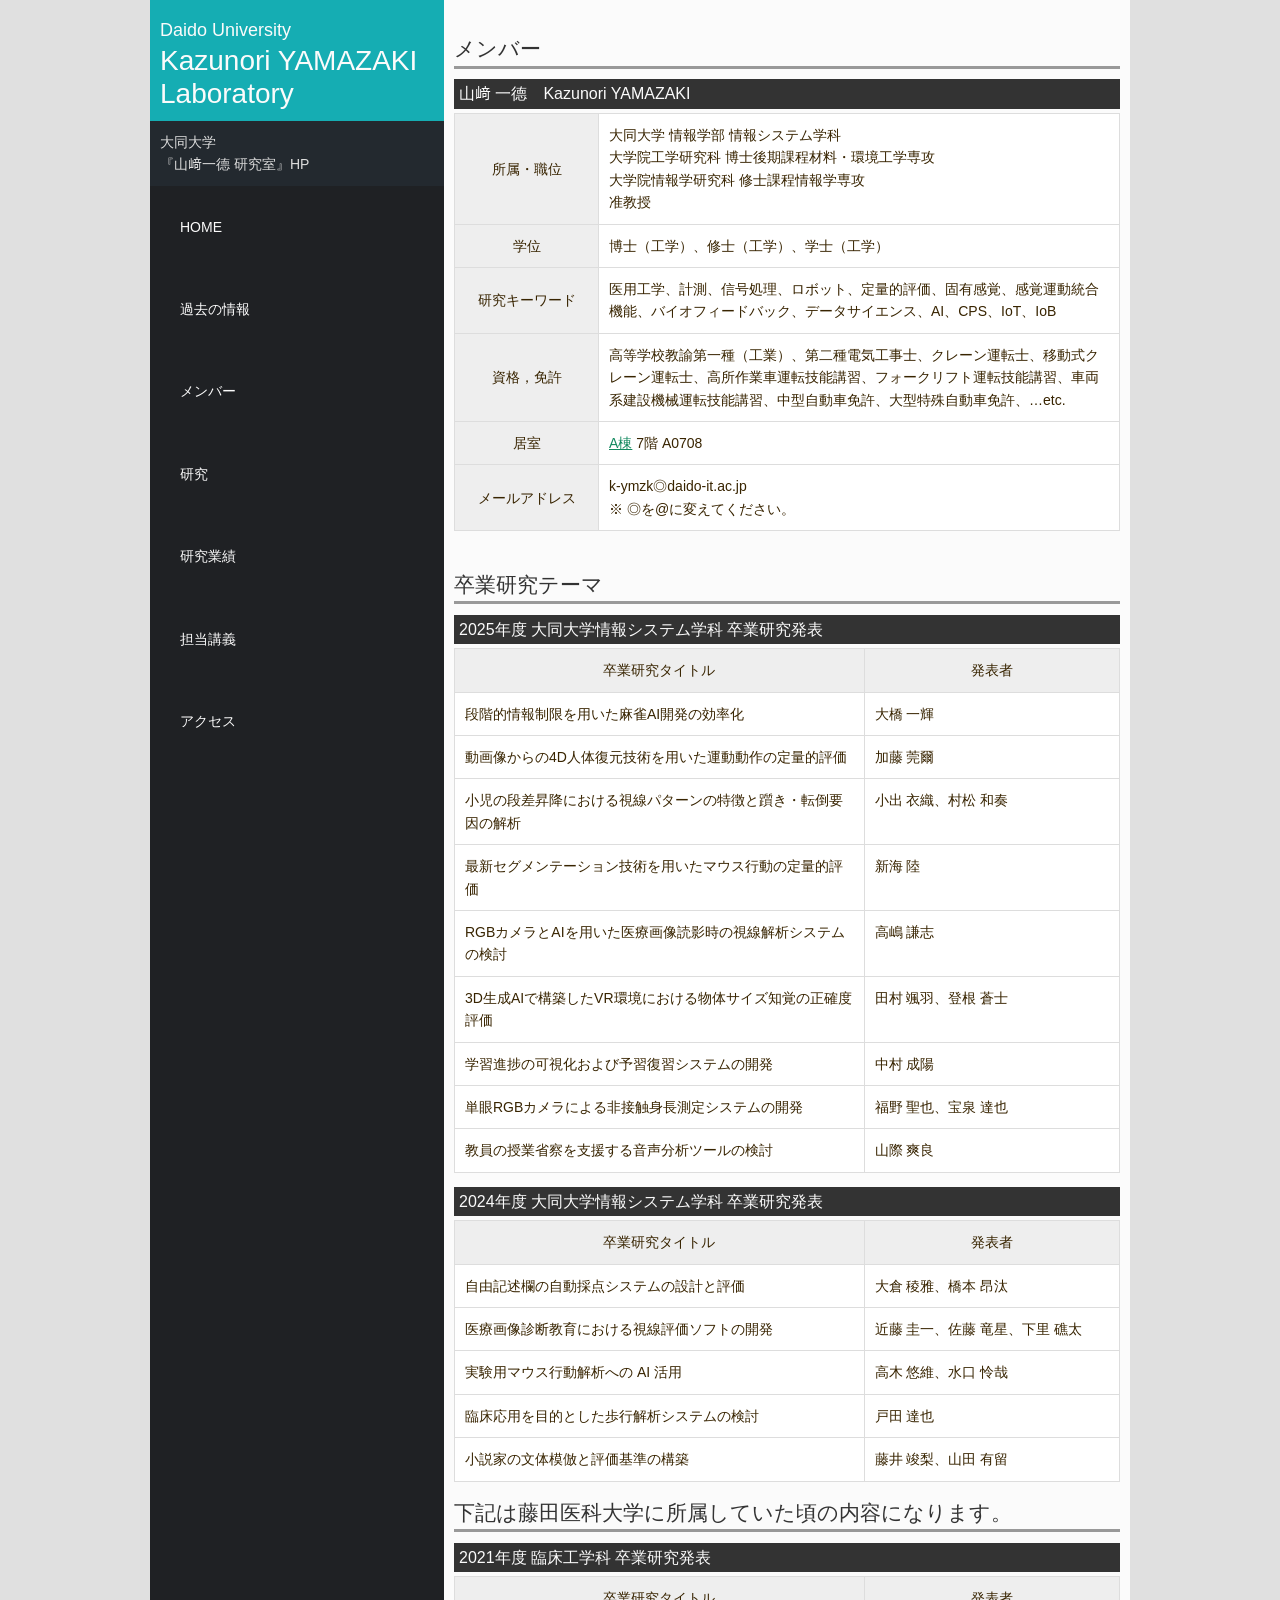
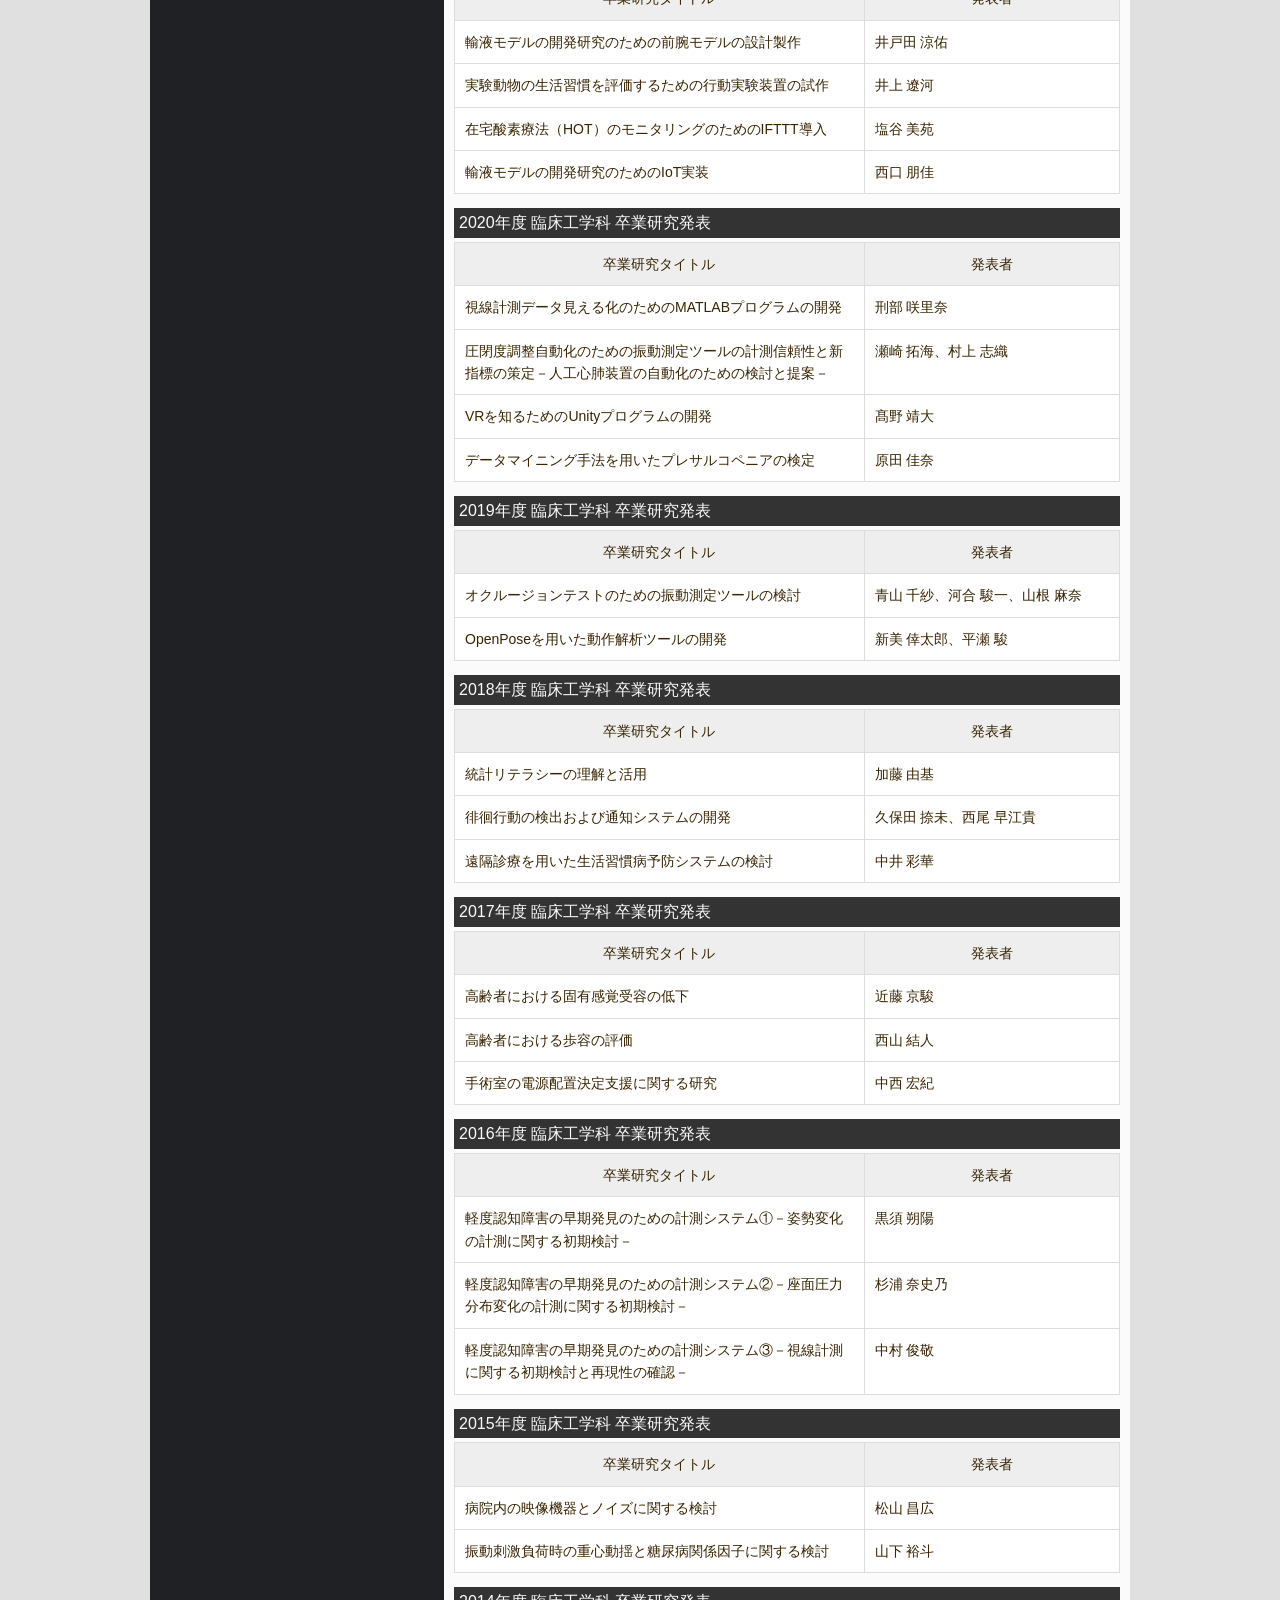
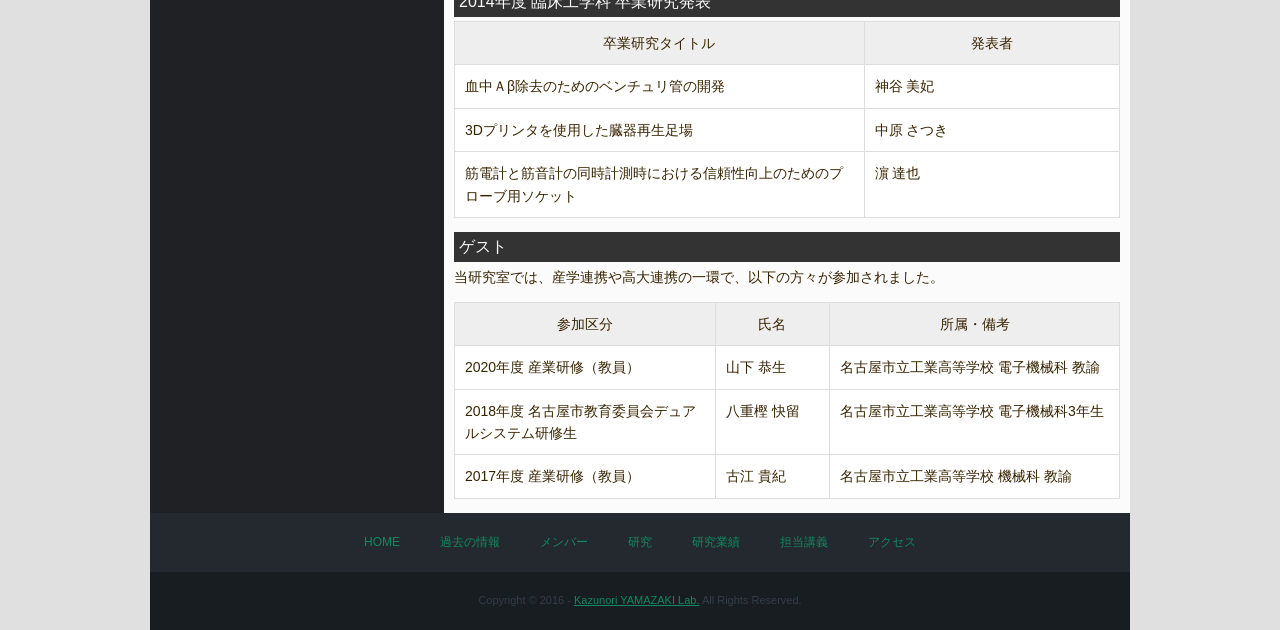
<file: member.html>
﻿<!DOCTYPE html>
<html lang="ja">
  <head>
    <LINK REL="SHORTCUT ICON" HREF="images/favicon16.ico"> 
    <meta content="text/html; charset=utf-8" http-equiv="content-type">
    <title>山﨑一德 研究室，メンバー</title>
    <meta name="viewport" content="width=device-width">
    <meta name="keywords" content="ymzkk, やまざきかずのり, ヤマザキカズノリ, 山崎一徳, 山﨑一德, 山﨑, 一德, Kazunori Yamazaki, 固有感覚, 感覚運動統合機能、見える、先端、臨床工学、医用工学、データサイエンス、CPS、サイバーフィジカルシステム、IoT">
    <meta name="description" content="大同大学 山﨑一德研究室の教員紹介と年度別の卒業研究テーマ・発表者。">

    <link rel="stylesheet" type="text/css" href="css/style.css">
    <script type="text/javascript" src="js/jquery.js"></script>
    <script type="text/javascript" src="js/script.js"></script>
    <script type="text/javascript" src="js/jquery.smoothscroll.js"></script>
    <script type="text/javascript" src="js/jquery.scrollshow.js"></script>
    <script>
$(function($){
	$('html').smoothscroll({easing : 'swing', speed : 1000, margintop : 10});
	$('.totop').scrollshow({position : 500});
	});
</script><!--[if lt IE 9]>
	<script src="js/html5shiv.js"></script>	<script src="js/css3-mediaqueries.js"></script>
<![endif]-->
  </head>
  <body style="background-color: rgba(204, 204, 204, 0.6);">
    <div id="contents">
      <div id="sub">
        <header>
          <h1><a href="index.html"><font size="4">Daido University </font><br>Kazunori YAMAZAKI Laboratory
</a></h1>
          <p class="summary"> 大同大学 <br>『山﨑一德 研究室』HP </p>

        </header>
        <nav>
          <h3>メニュー<span id="navBtn"><span id="navBtnIcon"></span></span></h3>
          <ul>
          <li><a href="index.html">HOME</a></li>
          <li><a href="news.html">過去の情報</a></li>
          <li><a href="member.html">メンバー</a></li>
          <li><a href="research.html">研究</a></li>
          <li><a href="publication.html">研究業績</a></li>
          <li><a href="lecture.html">担当講義</a></li>
          <li><a href="access.html">アクセス</a></li>
          </ul>
        </nav>
      </div>
      <!-- /#sub -->
      <div id="main">
<br>
        <h2>メンバー</h2>
        <h3>山﨑 一德　Kazunori YAMAZAKI</h3>
        <div class="info">
		<div class="table-scroll" role="region" aria-label="表（横にスクロールできます）" tabindex="0">
<table>
			<tbody>
			<tr><th>所属・職位</th><td width="500">大同大学 情報学部 情報システム学科<br>大学院工学研究科 博士後期課程材料・環境工学専攻<br>大学院情報学研究科 修士課程情報学専攻<br>准教授</td></tr>
			<tr><th>学位</th><td>博士（工学）、修士（工学）、学士（工学）</td></tr>
			<tr><th>研究キーワード</th><td>医用工学、計測、信号処理、ロボット、定量的評価、固有感覚、感覚運動統合機能、バイオフィードバック、データサイエンス、AI、CPS、IoT、IoB</td></tr>
			<tr><th>資格，免許</th><td>高等学校教諭第一種（工業）、第二種電気工事士、クレーン運転士、移動式クレーン運転士、高所作業車運転技能講習、フォークリフト運転技能講習、車両系建設機械運転技能講習、中型自動車免許、大型特殊自動車免許、…etc.</td></tr>
			<tr><th>居室</th><td><a href="access.html">A棟</a> 7階 A0708<br></td></tr>

			<tr><th>メールアドレス</th><td>k-ymzk◎daido-it.ac.jp<br>
※ ◎を@に変えてください。</td></tr>
			</tbody>
	
		</table>
</div>
<br>

</div>
<h2>卒業研究テーマ</h2>
<h3>2025年度 大同大学情報システム学科 卒業研究発表</h3>
<div class="table-scroll" role="region" aria-label="表（横にスクロールできます）" tabindex="0">
<table border="1" cellpadding="5" cellspacing="0" width="800">
  <thead>
    <tr><th width="500">卒業研究タイトル</th><th width="300">発表者</th></tr>
  </thead>
  <tbody>
    <tr><td>段階的情報制限を用いた麻雀AI開発の効率化</td><td>大橋 一輝</td></tr>
    <tr><td>動画像からの4D人体復元技術を用いた運動動作の定量的評価</td><td>加藤 莞爾</td></tr>
    <tr><td>小児の段差昇降における視線パターンの特徴と躓き・転倒要因の解析</td><td>小出 衣織、村松 和奏</td></tr>
    <tr><td>最新セグメンテーション技術を用いたマウス行動の定量的評価</td><td>新海 陸</td></tr>
    <tr><td>RGBカメラとAIを用いた医療画像読影時の視線解析システムの検討</td><td>高嶋 謙志</td></tr>
    <tr><td>3D生成AIで構築したVR環境における物体サイズ知覚の正確度評価</td><td>田村 颯羽、登根 蒼士</td></tr>
    <tr><td>学習進捗の可視化および予習復習システムの開発</td><td>中村 成陽</td></tr>
    <tr><td>単眼RGBカメラによる非接触身長測定システムの開発</td><td>福野 聖也、宝泉 達也</td></tr>
    <tr><td>教員の授業省察を支援する音声分析ツールの検討</td><td>山際 爽良</td></tr>
  </tbody>
</table>
</div>
			
<h3>2024年度 大同大学情報システム学科 卒業研究発表</h3>
<div class="table-scroll" role="region" aria-label="表（横にスクロールできます）" tabindex="0">
<table border="1" cellpadding="5" cellspacing="0" width="800">
  <thead>
    <tr><th width="500">卒業研究タイトル</th><th width="300">発表者</th></tr>
  </thead>
  <tbody>
    <tr><td>自由記述欄の自動採点システムの設計と評価</td><td>大倉 稜雅、橋本 昂汰</td></tr>
    <tr><td>医療画像診断教育における視線評価ソフトの開発</td><td>近藤 圭一、佐藤 竜星、下里 礁太</td></tr>
    <tr><td>実験用マウス行動解析への AI 活用</td><td>高木 悠維、水口 怜哉</td></tr>
    <tr><td>臨床応用を目的とした歩行解析システムの検討</td><td>戸田 達也</td></tr>
    <tr><td>小説家の文体模倣と評価基準の構築</td><td>藤井 竣梨、山田 有留</td></tr>
  </tbody>
</table>
</div>

<h2>下記は藤田医科大学に所属していた頃の内容になります。</h2>
<h3>2021年度 臨床工学科 卒業研究発表</h3>
<div class="table-scroll" role="region" aria-label="表（横にスクロールできます）" tabindex="0">
<table border="1" cellpadding="5" cellspacing="0" width="800">
  <thead>
    <tr><th width="500">卒業研究タイトル</th><th width="300">発表者</th></tr>
  </thead>
  <tbody>
    <tr><td>輸液モデルの開発研究のための前腕モデルの設計製作</td><td>井戸田 涼佑</td></tr>
    <tr><td>実験動物の生活習慣を評価するための行動実験装置の試作</td><td>井上 遼河</td></tr>
    <tr><td>在宅酸素療法（HOT）のモニタリングのためのIFTTT導入</td><td>塩谷 美苑</td></tr>
    <tr><td>輸液モデルの開発研究のためのIoT実装</td><td>西口 朋佳</td></tr>
  </tbody>
</table>
</div>

<h3>2020年度 臨床工学科 卒業研究発表</h3>
<div class="table-scroll" role="region" aria-label="表（横にスクロールできます）" tabindex="0">
<table border="1" cellpadding="5" cellspacing="0" width="800">
  <thead>
    <tr><th width="500">卒業研究タイトル</th><th width="300">発表者</th></tr>
  </thead>
  <tbody>
    <tr><td>視線計測データ見える化のためのMATLABプログラムの開発</td><td>刑部 咲里奈</td></tr>
    <tr><td>圧閉度調整自動化のための振動測定ツールの計測信頼性と新指標の策定－人工心肺装置の自動化のための検討と提案－</td><td>瀬崎 拓海、村上 志織</td></tr>
    <tr><td>VRを知るためのUnityプログラムの開発</td><td>髙野 靖大</td></tr>
    <tr><td>データマイニング手法を用いたプレサルコペニアの検定</td><td>原田 佳奈</td></tr>
  </tbody>
</table>
</div>

<h3>2019年度 臨床工学科 卒業研究発表</h3>
<div class="table-scroll" role="region" aria-label="表（横にスクロールできます）" tabindex="0">
<table border="1" cellpadding="5" cellspacing="0" width="800">
  <thead>
    <tr><th width="500">卒業研究タイトル</th><th width="300">発表者</th></tr>
  </thead>
  <tbody>
    <tr><td>オクルージョンテストのための振動測定ツールの検討</td><td>青山 千紗、河合 駿一、山根 麻奈</td></tr>
    <tr><td>OpenPoseを用いた動作解析ツールの開発</td><td>新美 倖太郎、平瀬 駿</td></tr>
  </tbody>
</table>
</div>

<h3>2018年度 臨床工学科 卒業研究発表</h3>
<div class="table-scroll" role="region" aria-label="表（横にスクロールできます）" tabindex="0">
<table border="1" cellpadding="5" cellspacing="0" width="800">
  <thead>
    <tr><th width="500">卒業研究タイトル</th><th width="300">発表者</th></tr>
  </thead>
  <tbody>
    <tr><td>統計リテラシーの理解と活用</td><td>加藤 由基</td></tr>
    <tr><td>徘徊行動の検出および通知システムの開発</td><td>久保田 捺未、西尾 早江貴</td></tr>
    <tr><td>遠隔診療を用いた生活習慣病予防システムの検討</td><td>中井 彩華</td></tr>
  </tbody>
</table>
</div>

<h3>2017年度 臨床工学科 卒業研究発表</h3>
<div class="table-scroll" role="region" aria-label="表（横にスクロールできます）" tabindex="0">
<table border="1" cellpadding="5" cellspacing="0" width="800">
  <thead>
    <tr><th width="500">卒業研究タイトル</th><th width="300">発表者</th></tr>
  </thead>
  <tbody>
    <tr><td>高齢者における固有感覚受容の低下</td><td>近藤 京駿</td></tr>
    <tr><td>高齢者における歩容の評価</td><td>西山 結人</td></tr>
    <tr><td>手術室の電源配置決定支援に関する研究</td><td>中西 宏紀</td></tr>
  </tbody>
</table>
</div>

<h3>2016年度 臨床工学科 卒業研究発表</h3>
<div class="table-scroll" role="region" aria-label="表（横にスクロールできます）" tabindex="0">
<table border="1" cellpadding="5" cellspacing="0" width="800">
  <thead>
    <tr><th width="500">卒業研究タイトル</th><th width="300">発表者</th></tr>
  </thead>
  <tbody>
    <tr><td>軽度認知障害の早期発見のための計測システム①－姿勢変化の計測に関する初期検討－</td><td>黒須 朔陽</td></tr>
    <tr><td>軽度認知障害の早期発見のための計測システム②－座面圧力分布変化の計測に関する初期検討－</td><td>杉浦 奈史乃</td></tr>
    <tr><td>軽度認知障害の早期発見のための計測システム③－視線計測に関する初期検討と再現性の確認－</td><td>中村 俊敬</td></tr>
  </tbody>
</table>
</div>

<h3>2015年度 臨床工学科 卒業研究発表</h3>
<div class="table-scroll" role="region" aria-label="表（横にスクロールできます）" tabindex="0">
<table border="1" cellpadding="5" cellspacing="0" width="800">
  <thead>
    <tr><th width="500">卒業研究タイトル</th><th width="300">発表者</th></tr>
  </thead>
  <tbody>
    <tr><td>病院内の映像機器とノイズに関する検討</td><td>松山 昌広</td></tr>
    <tr><td>振動刺激負荷時の重心動揺と糖尿病関係因子に関する検討</td><td>山下 裕斗</td></tr>
  </tbody>
</table>
</div>

<h3>2014年度 臨床工学科 卒業研究発表</h3>
<div class="table-scroll" role="region" aria-label="表（横にスクロールできます）" tabindex="0">
<table border="1" cellpadding="5" cellspacing="0" width="800">
  <thead>
    <tr><th width="500">卒業研究タイトル</th><th width="300">発表者</th></tr>
  </thead>
  <tbody>
    <tr><td>血中Ａβ除去のためのベンチュリ管の開発</td><td>神谷 美妃</td></tr>
    <tr><td>3Dプリンタを使用した臓器再生足場</td><td>中原 さつき</td></tr>
    <tr><td>筋電計と筋音計の同時計測時における信頼性向上のためのプローブ用ソケット</td><td>濵 達也</td></tr>
  </tbody>
</table>
</div>

<h3>ゲスト</h3>
<p>当研究室では、産学連携や高大連携の一環で、以下の方々が参加されました。</p>
<div class="table-scroll" role="region" aria-label="表（横にスクロールできます）" tabindex="0">
<table border="1" cellpadding="5" cellspacing="0" width="800">
  <thead>
    <tr><th width="400">参加区分</th><th width="150">氏名</th><th width="450">所属・備考</th></tr>
  </thead>
  <tbody>
    <tr><td>2020年度 産業研修（教員）</td><td>山下 恭生</td><td>名古屋市立工業高等学校 電子機械科 教諭</td></tr>
    <tr><td>2018年度 名古屋市教育委員会デュアルシステム研修生</td><td>八重樫 快留</td><td>名古屋市立工業高等学校 電子機械科3年生</td></tr>
    <tr><td>2017年度 産業研修（教員）</td><td>古江 貴紀</td><td>名古屋市立工業高等学校 機械科 教諭</td></tr>
  </tbody>
</table>
</div>



        <!-- /.service --> </div>
      <!-- /#main --> </div>
    <!-- /#contents -->
    <footer>
      <div class="footmenu">
        <ul>
          <li><a href="index.html">HOME</a></li>
          <li><a href="news.html">過去の情報</a></li>
          <li><a href="member.html">メンバー</a></li>
          <li><a href="research.html">研究</a></li>
          <li><a href="publication.html">研究業績</a></li>
          <li><a href="lecture.html">担当講義</a></li>
          <li><a href="access.html">アクセス</a></li>
        </ul>
      </div>
      <!-- /.footmenu -->
      <div class="copyright">Copyright © 2016 - <a href="index.html">Kazunori YAMAZAKI
          Lab.</a> All Rights Reserved.</div>
      <!-- /.copyright --> </footer>
    <div class="totop"><a href="#"><img src="images/totop.png" alt="ページのトップへ戻る"></a></div>
    <!-- /.totop -->
  </body>
</html>
</file>
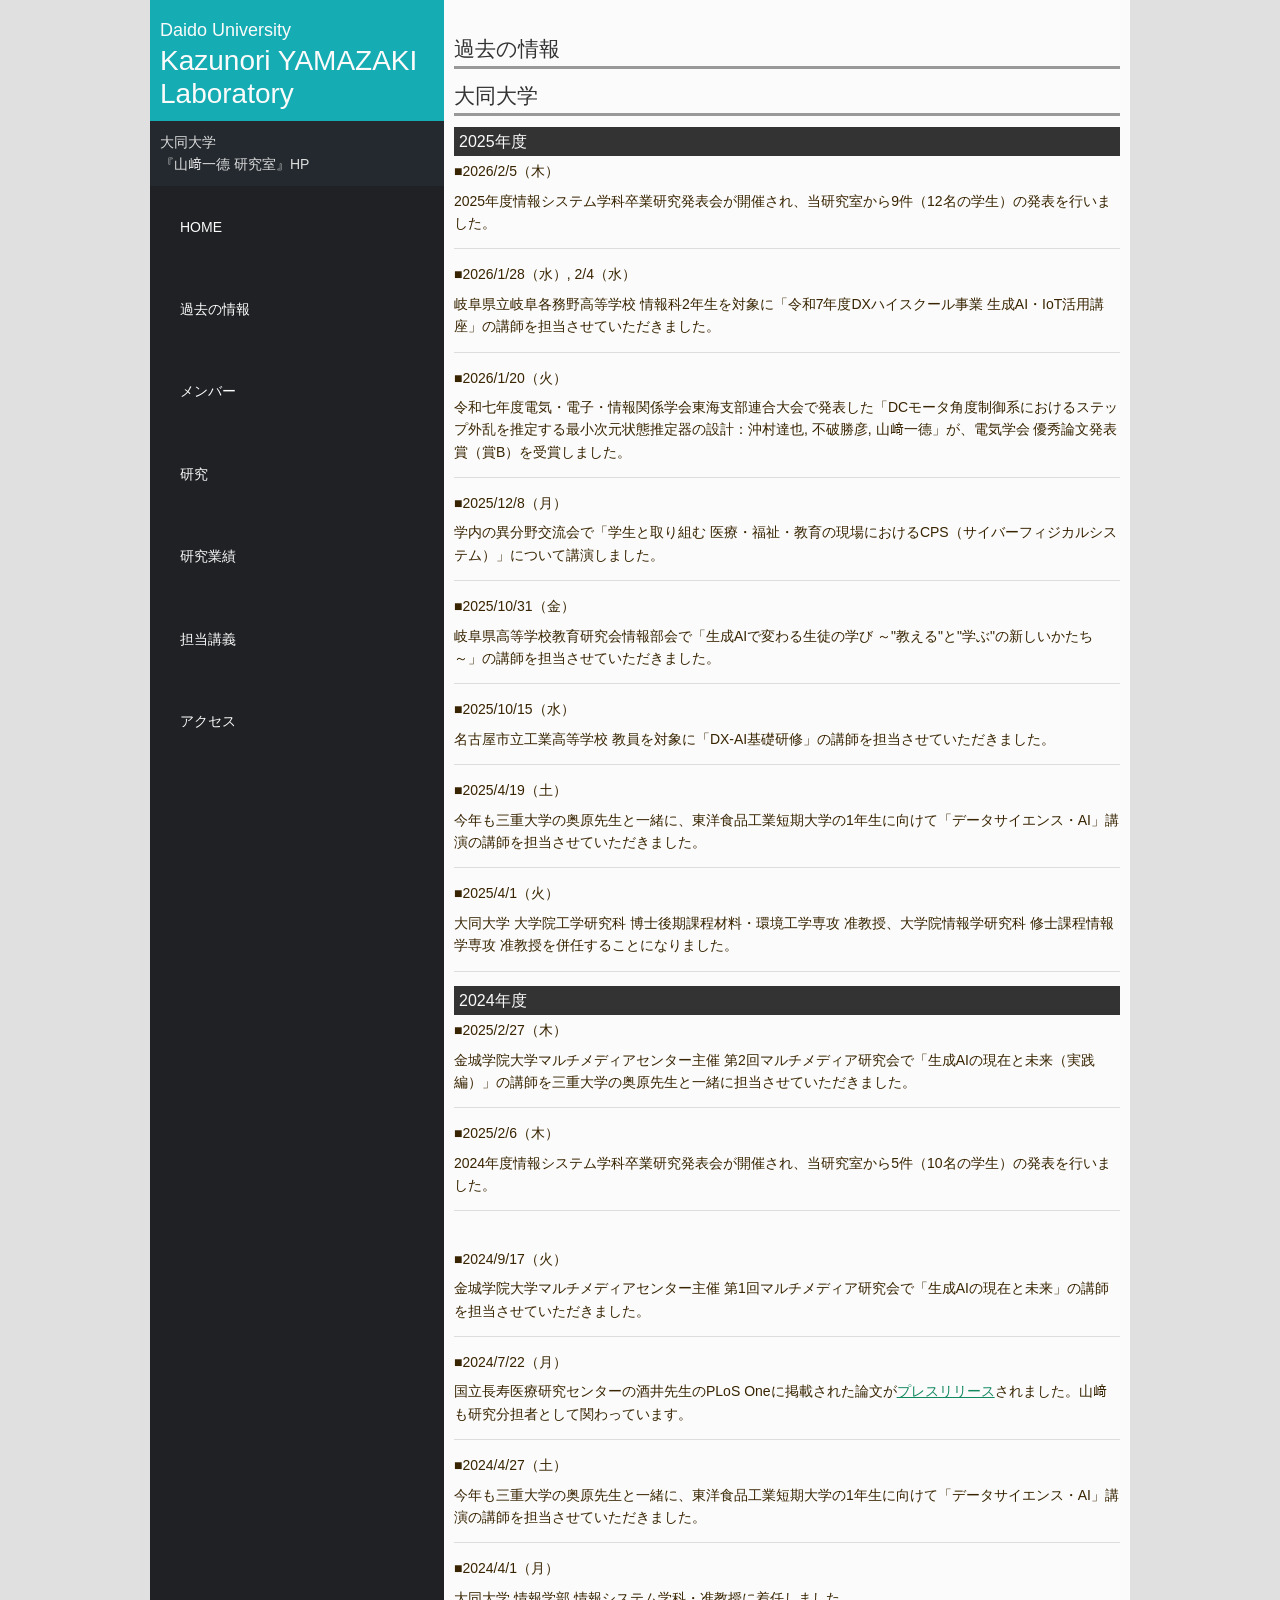
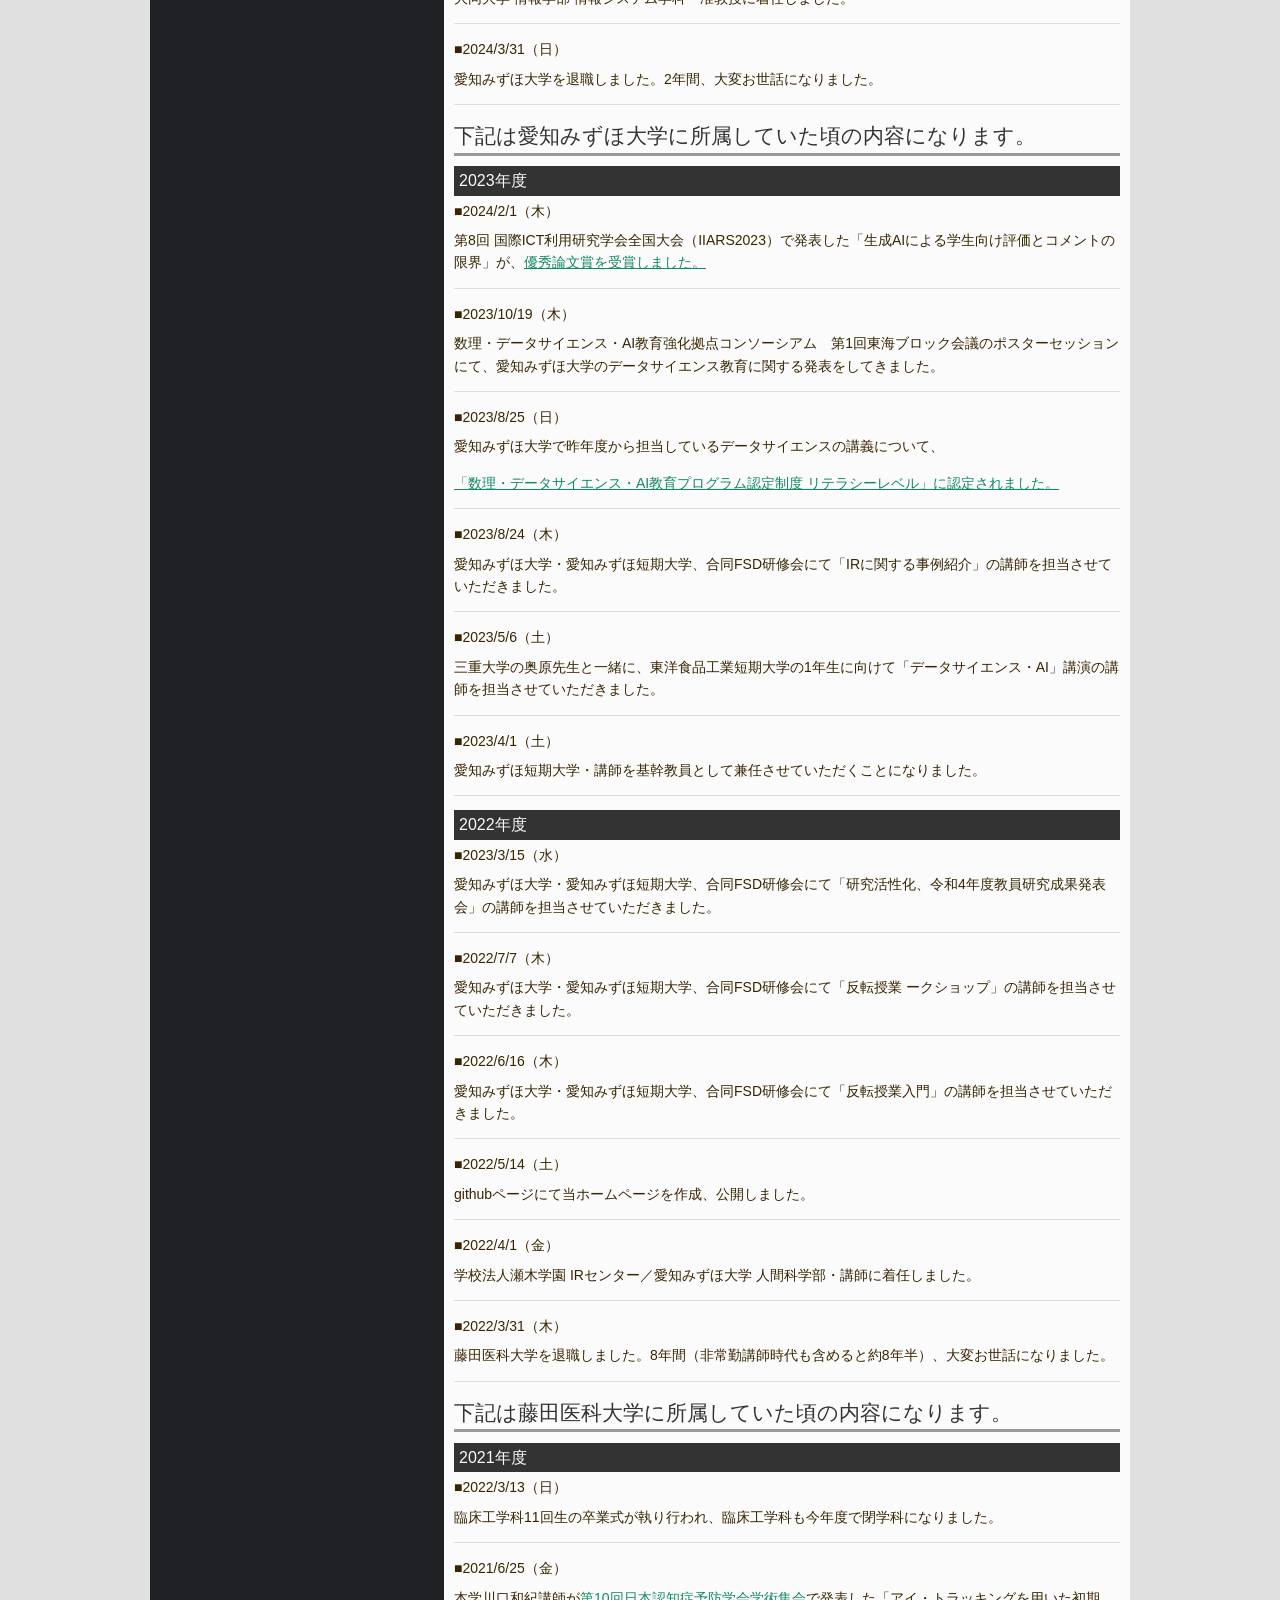
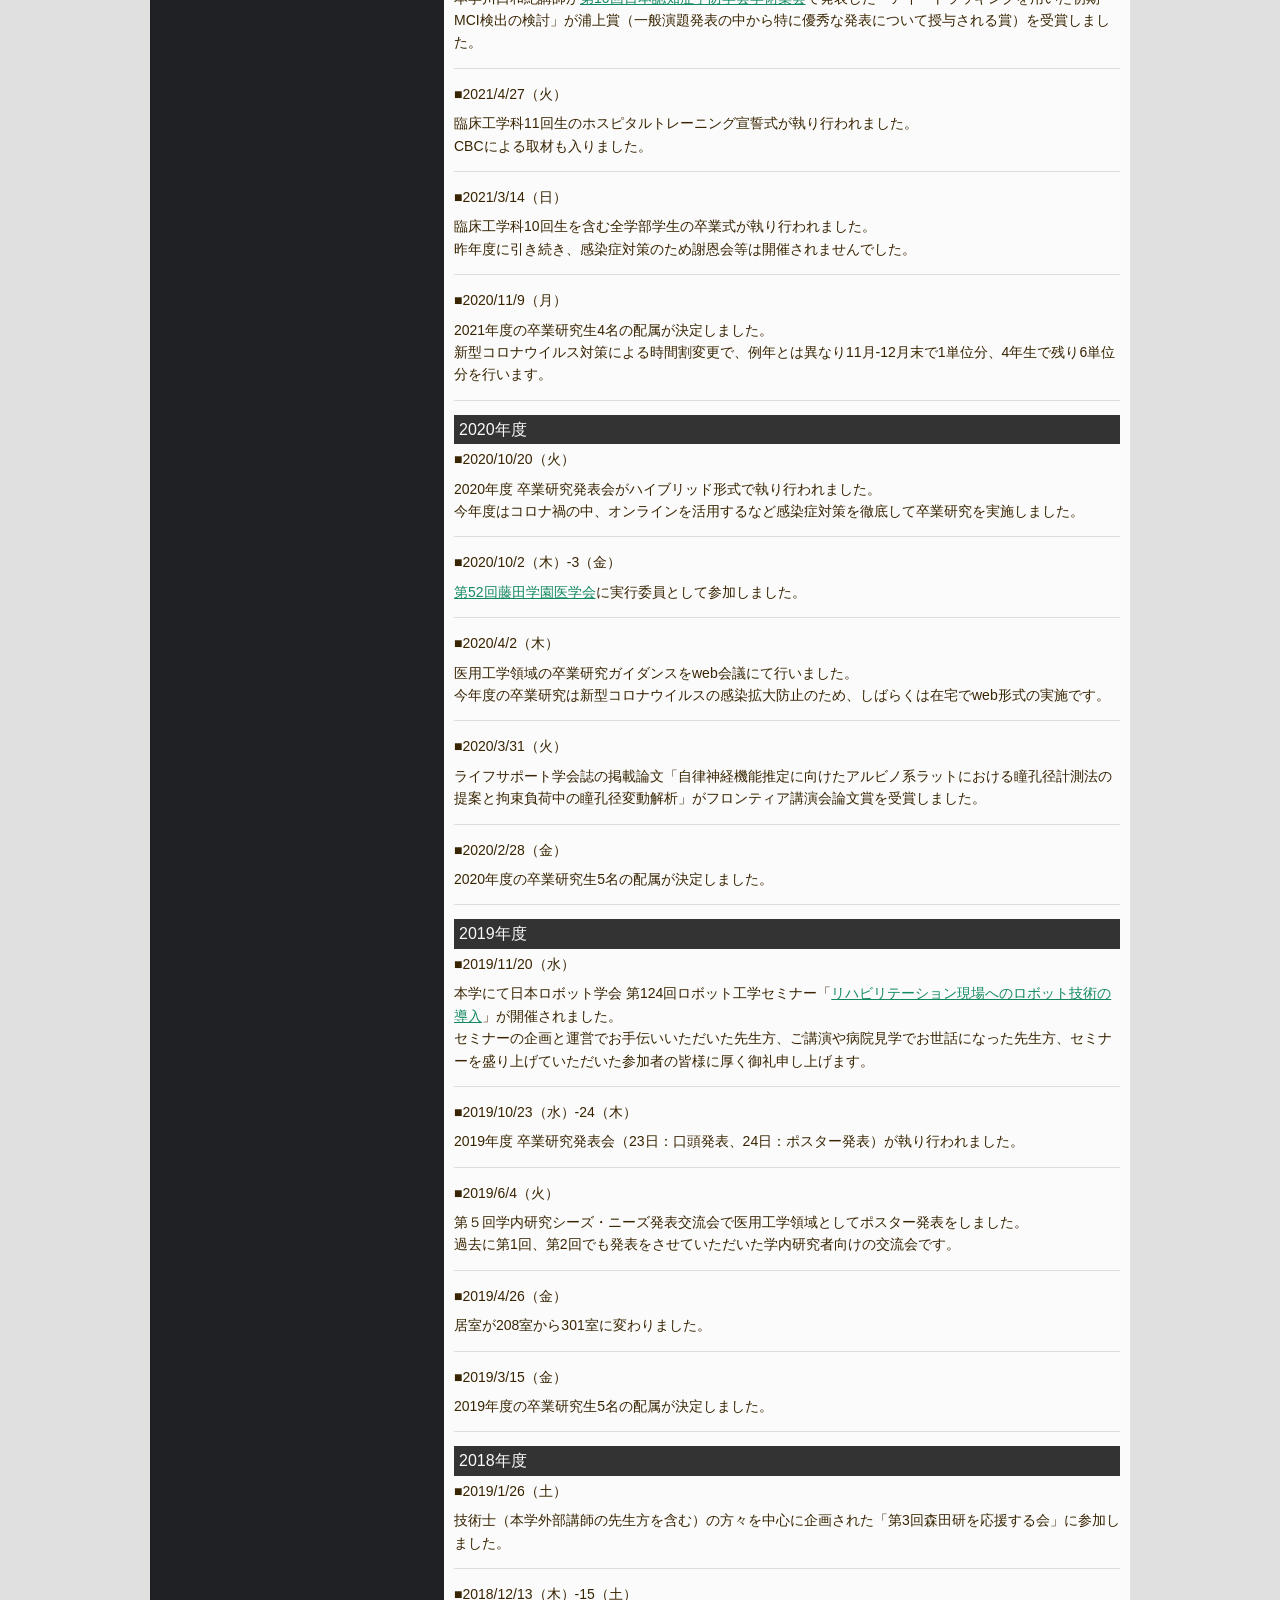
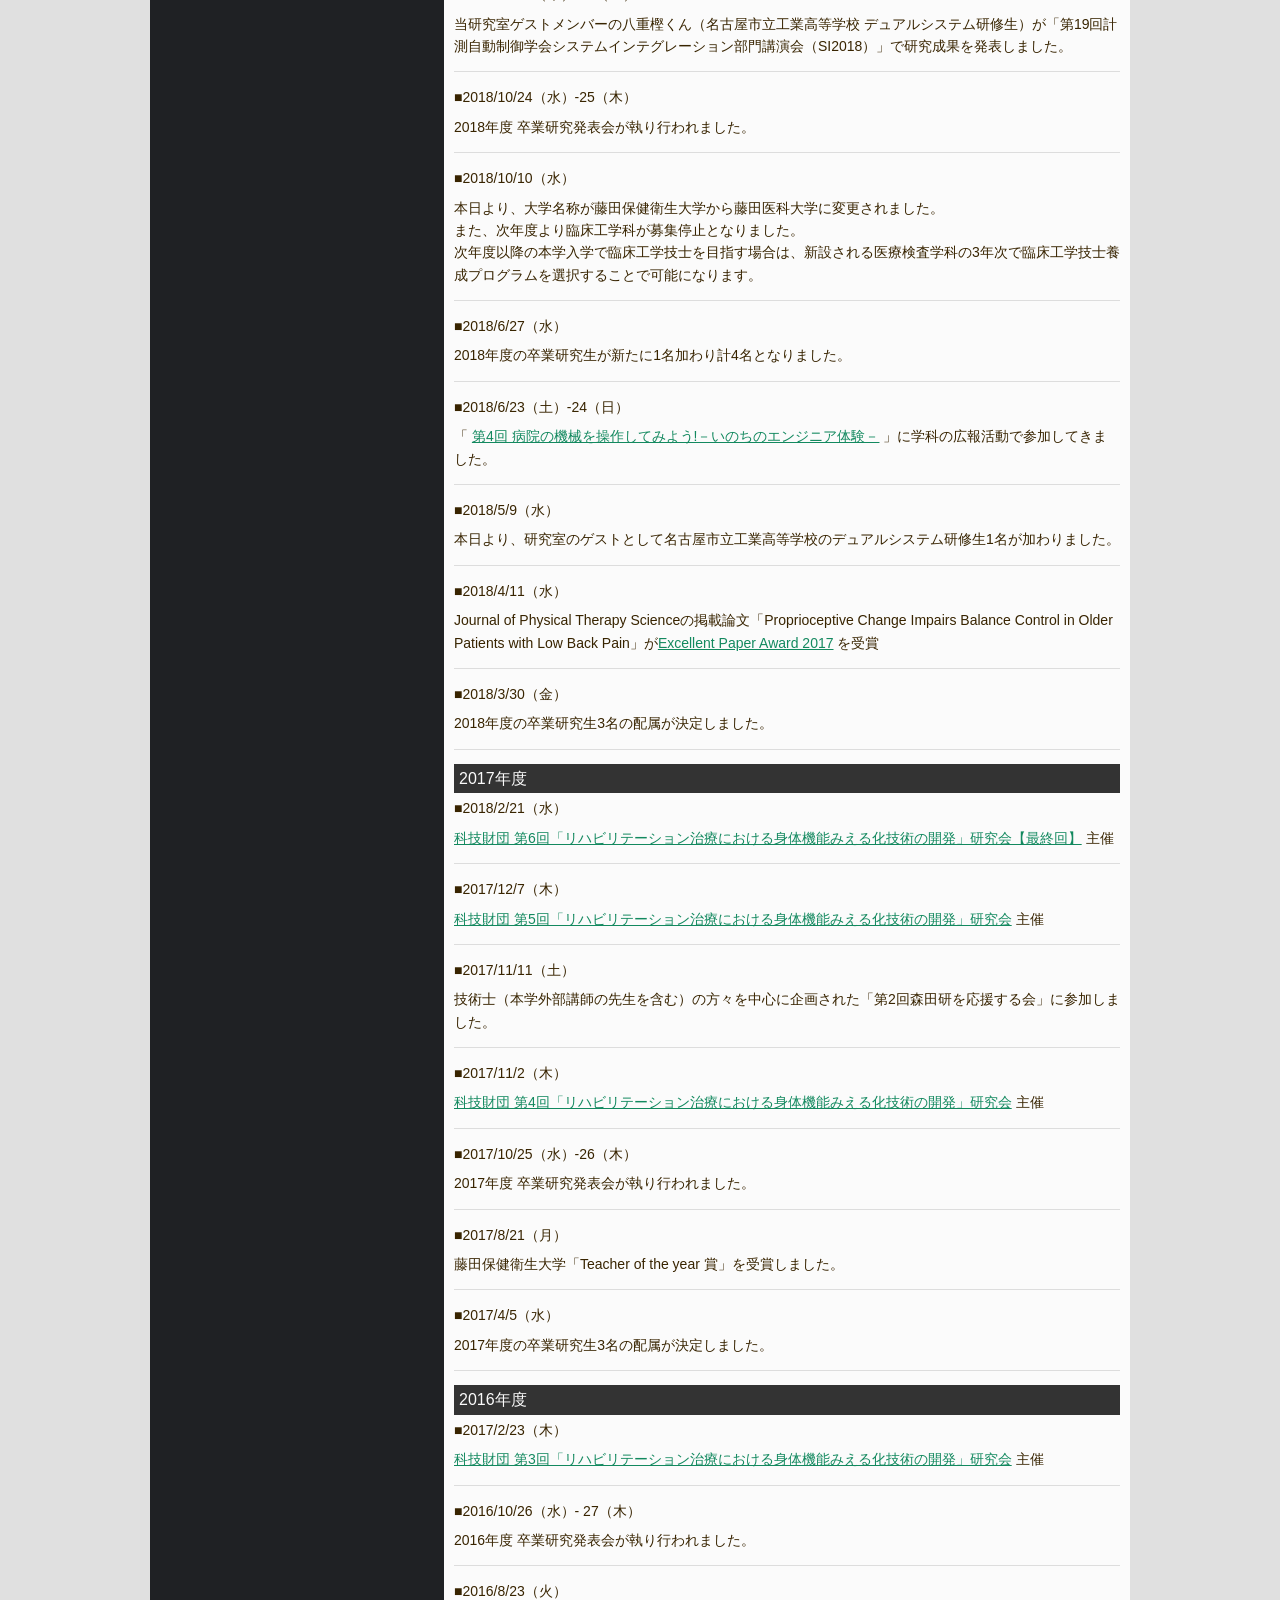
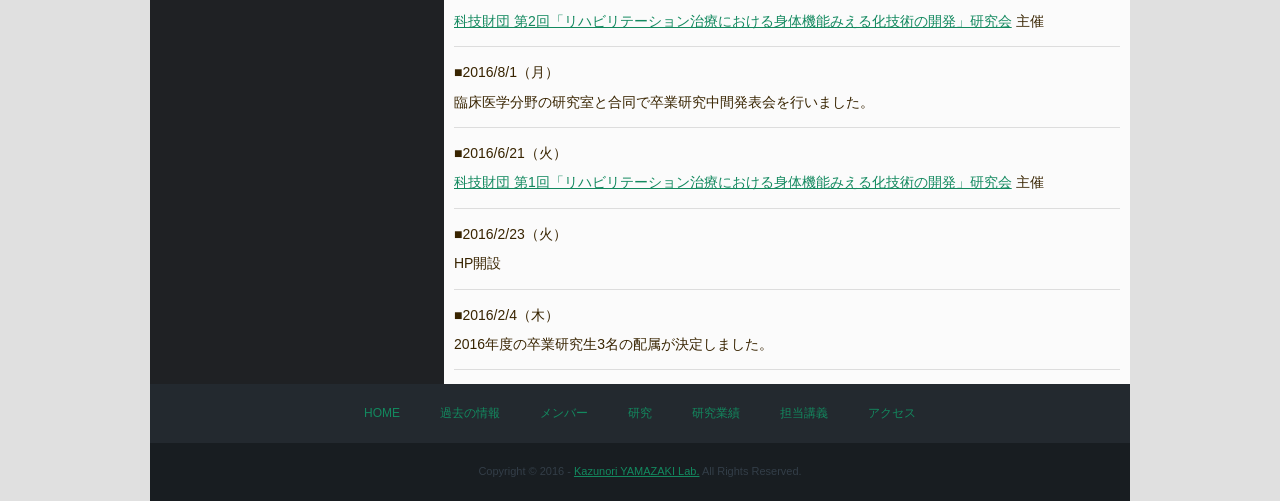
<file: news.html>
﻿<!DOCTYPE html>
<html lang="ja">
  <head>
    <LINK REL="SHORTCUT ICON" HREF="images/favicon16.ico"> 
    <meta content="text/html; charset=utf-8" http-equiv="content-type">
    <title>山﨑一德 研究室，過去の情報</title>
    <meta name="viewport" content="width=device-width">
    <meta name="keywords" content="ymzkk, やまざきかずのり, ヤマザキカズノリ, 山崎一徳, 山﨑一德, 山﨑, 一德, Kazunori Yamazaki, 固有感覚, 感覚運動統合機能、見える、先端、臨床工学、医用工学、データサイエンス、CPS、サイバーフィジカルシステム、IoT">
    <meta name="description" content="大同大学 山﨑一德研究室の過去のお知らせと活動記録。">
    <link rel="stylesheet" type="text/css" href="css/style.css">
    <script type="text/javascript" src="js/jquery.js"></script>
    <script type="text/javascript" src="js/script.js"></script>
    <script type="text/javascript" src="js/jquery.smoothscroll.js"></script>
    <script type="text/javascript" src="js/jquery.scrollshow.js"></script>
    <script>
$(function($){
	$('html').smoothscroll({easing : 'swing', speed : 1000, margintop : 10});
	$('.totop').scrollshow({position : 500});
	});
</script><!--[if lt IE 9]>
	<script src="js/html5shiv.js"></script>	<script src="js/css3-mediaqueries.js"></script>
<![endif]-->
  </head>
  <body style="background-color: rgba(204, 204, 204, 0.6);">
    <div id="contents">
      <div id="sub">
        <header>
          <h1><a href="index.html"><font size="4">Daido University </font><br>Kazunori YAMAZAKI Laboratory
</a></h1>
          <p class="summary"> 大同大学 <br>『山﨑一德 研究室』HP </p>

        </header>
        <nav>
          <h3>メニュー<span id="navBtn"><span id="navBtnIcon"></span></span></h3>
          <ul>
          <li><a href="index.html">HOME</a></li>
          <li><a href="news.html">過去の情報</a></li>
          <li><a href="member.html">メンバー</a></li>
          <li><a href="research.html">研究</a></li>
          <li><a href="publication.html">研究業績</a></li>
          <li><a href="lecture.html">担当講義</a></li>
          <li><a href="access.html">アクセス</a></li>
          </ul>
        </nav>
      </div>
      <!-- /#sub -->
      <div id="main">
<br>
        <h2>過去の情報</h2>
		  
        <h2>大同大学</h2>
        <h3>2025年度</h3>
        <dl class="info">
          <dt><span>2026/2/5（木）</span></dt>
          <dd> 2025年度情報システム学科卒業研究発表会が開催され、当研究室から9件（12名の学生）の発表を行いました。</dd>
          <dt><span>2026/1/28（水）, 2/4（水）</span></dt>
          <dd> 岐阜県立岐阜各務野高等学校 情報科2年生を対象に「令和7年度DXハイスクール事業 生成AI・IoT活用講座」の講師を担当させていただきました。</dd>
          <dt><span>2026/1/20（火）</span></dt>
          <dd> 令和七年度電気・電子・情報関係学会東海支部連合大会で発表した「DCモータ角度制御系におけるステップ外乱を推定する最小次元状態推定器の設計：沖村達也, 不破勝彦, 山﨑一德」が、電気学会 優秀論文発表賞（賞B）を受賞しました。</dd>
          <dt><span>2025/12/8（月）</span></dt>
          <dd>学内の異分野交流会で「学生と取り組む 医療・福祉・教育の現場におけるCPS（サイバーフィジカルシステム）」について講演しました。</dd>
          <dt><span>2025/10/31（金）</span></dt>
          <dd> 岐阜県高等学校教育研究会情報部会で「生成AIで変わる生徒の学び ～"教える"と"学ぶ"の新しいかたち～」の講師を担当させていただきました。</dd>
          <dt><span>2025/10/15（水）</span></dt>
          <dd> 名古屋市立工業高等学校 教員を対象に「DX-AI基礎研修」の講師を担当させていただきました。</dd>
          <dt><span>2025/4/19（土）</span></dt>
          <dd> 今年も三重大学の奥原先生と一緒に、東洋食品工業短期大学の1年生に向けて「データサイエンス・AI」講演の講師を担当させていただきました。</dd>
          <dt><span>2025/4/1（火）</span></dt>
          <dd> 大同大学 大学院工学研究科 博士後期課程材料・環境工学専攻 准教授、大学院情報学研究科 修士課程情報学専攻 准教授を併任することになりました。</dd>
        </dl>
        <h3>2024年度</h3>
        <dl class="info">
          <dt><span>2025/2/27（木）</span></dt>
          <dd> 金城学院大学マルチメディアセンター主催 第2回マルチメディア研究会で「生成AIの現在と未来（実践編）」の講師を三重大学の奥原先生と一緒に担当させていただきました。</dd>
          <dt><span>2025/2/6（木）</span></dt>
          <dd> 2024年度情報システム学科卒業研究発表会が開催され、当研究室から5件（10名の学生）の発表を行いました。</dd>
		　<dt><span>2024/9/17（火）</span></dt>
          <dd> 金城学院大学マルチメディアセンター主催 第1回マルチメディア研究会で「生成AIの現在と未来」の講師を担当させていただきました。</dd>
          <dt><span>2024/7/22（月）</span></dt>
          <dd> 国立長寿医療研究センターの酒井先生のPLoS Oneに掲載された論文が<a href="https://www.ncgg.go.jp/hospital/news/20240719aa.html">プレスリリース</a>されました。山﨑も研究分担者として関わっています。</dd>
          <dt><span>2024/4/27（土）</span></dt>
          <dd> 今年も三重大学の奥原先生と一緒に、東洋食品工業短期大学の1年生に向けて「データサイエンス・AI」講演の講師を担当させていただきました。</dd>
          <dt><span>2024/4/1（月）</span></dt>
          <dd> 大同大学 情報学部 情報システム学科・准教授に着任しました。</dd>
          <dt><span>2024/3/31（日）</span></dt>
          <dd> 愛知みずほ大学を退職しました。2年間、大変お世話になりました。</dd>

        </dl>
<h2>下記は愛知みずほ大学に所属していた頃の内容になります。</h2>
        <h3>2023年度</h3>
        <dl class="info">
          <dt><span>2024/2/1（木）</span></dt>
          <dd> 第8回 国際ICT利用研究学会全国大会（IIARS2023）で発表した「生成AIによる学生向け評価とコメントの限界」が、<a href="https://iiiar.org/iiars/event/congress2023.php">優秀論文賞を受賞しました。</a></dd>
          <dt><span>2023/10/19（木）</span></dt>
          <dd> 数理・データサイエンス・AI教育強化拠点コンソーシアム　第1回東海ブロック会議のポスターセッションにて、愛知みずほ大学のデータサイエンス教育に関する発表をしてきました。</dd>
          <dt><span>2023/8/25（日）</span></dt>
          <dd> 愛知みずほ大学で昨年度から担当しているデータサイエンスの講義について、</p><a href="https://www.mizuho-c.ac.jp/news/%E3%80%8C%E6%95%B0%E7%90%86%E3%83%BB%E3%83%87%E3%83%BC%E3%82%BF%E3%82%B5%E3%82%A4%E3%82%A8%E3%83%B3%E3%82%B9%E3%83%BBai%E6%95%99%E8%82%B2%E3%83%97%E3%83%AD%E3%82%B0%E3%83%A9%E3%83%A0%E8%AA%8D%E5%AE%9A/">「数理・データサイエンス・AI教育プログラム認定制度 リテラシーレベル」に認定されました。</a></dd>
          <dt><span>2023/8/24（木）</span></dt>
          <dd> 愛知みずほ大学・愛知みずほ短期大学、合同FSD研修会にて「IRに関する事例紹介」の講師を担当させていただきました。</dd>
          <dt><span>2023/5/6（土）</span></dt>
          <dd> 三重大学の奥原先生と一緒に、東洋食品工業短期大学の1年生に向けて「データサイエンス・AI」講演の講師を担当させていただきました。</dd>
          <dt><span>2023/4/1（土）</span></dt>
          <dd> 愛知みずほ短期大学・講師を基幹教員として兼任させていただくことになりました。</dd>
        </dl>
<h3>2022年度</h3>
        <dl class="info">
          <dt><span>2023/3/15（水）</span></dt>
          <dd> 愛知みずほ大学・愛知みずほ短期大学、合同FSD研修会にて「研究活性化、令和4年度教員研究成果発表会」の講師を担当させていただきました。</dd>
          <dt><span>2022/7/7（木）</span></dt>
          <dd> 愛知みずほ大学・愛知みずほ短期大学、合同FSD研修会にて「反転授業 ークショップ」の講師を担当させていただきました。</dd>
          <dt><span>2022/6/16（木）</span></dt>
          <dd> 愛知みずほ大学・愛知みずほ短期大学、合同FSD研修会にて「反転授業入門」の講師を担当させていただきました。</dd>
          <dt><span>2022/5/14（土）</span></dt>
          <dd> githubページにて当ホームページを作成、公開しました。</dd>
          <dt><span>2022/4/1（金）</span></dt>
          <dd> 学校法人瀬木学園 IRセンター／愛知みずほ大学 人間科学部・講師に着任しました。</dd>
          <dt><span>2022/3/31（木）</span></dt>
          <dd> 藤田医科大学を退職しました。8年間（非常勤講師時代も含めると約8年半）、大変お世話になりました。</dd>

	      
        </dl>
<h2>下記は藤田医科大学に所属していた頃の内容になります。</h2>
        <h3>2021年度</h3>
        <dl class="info">
          <dt><span>2022/3/13（日）</span></dt>
          <dd> 臨床工学科11回生の卒業式が執り行われ、臨床工学科も今年度で閉学科になりました。</dd>
          <dt><span>2021/6/25（金）</span></dt>
          <dd> 本学川口和紀講師が<a href="http://jsdp2020.umin.jp/">第10回日本認知症予防学会学術集会</a>で発表した「アイ・トラッキングを用いた初期MCI検出の検討」が浦上賞（一般演題発表の中から特に優秀な発表について授与される賞）を受賞しました。</dd>
          <dt><span>2021/4/27（火）</span></dt>
          <dd> 臨床工学科11回生のホスピタルトレーニング宣誓式が執り行われました。<br>CBCによる取材も入りました。</dd>
          <dt><span>2021/3/14（日）</span></dt>
          <dd> 臨床工学科10回生を含む全学部学生の卒業式が執り行われました。<br>昨年度に引き続き、感染症対策のため謝恩会等は開催されませんでした。</dd>
          <dt><span>2020/11/9（月）</span></dt>
          <dd> 2021年度の卒業研究生4名の配属が決定しました。 <br>新型コロナウイルス対策による時間割変更で、例年とは異なり11月-12月末で1単位分、4年生で残り6単位分を行います。</dd>

        </dl>
<h3>2020年度</h3>
        <dl class="info">
          <dt><span>2020/10/20（火）</span></dt>
          <dd> 2020年度 卒業研究発表会がハイブリッド形式で執り行われました。 <br>今年度はコロナ禍の中、オンラインを活用するなど感染症対策を徹底して卒業研究を実施しました。</dd>
          <dt><span>2020/10/2（木）-3（金）</span></dt>
          <dd><a href="http://www.fujita-hu.ac.jp/~igakkai/meeting.html">第52回藤田学園医学会</a>に実行委員として参加しました。</dd>
          <dt><span>2020/4/2（木）</span></dt>
          <dd> 医用工学領域の卒業研究ガイダンスをweb会議にて行いました。<br>今年度の卒業研究は新型コロナウイルスの感染拡大防止のため、しばらくは在宅でweb形式の実施です。</dd>
          <dt><span>2020/3/31（火）</span></dt>
          <dd>ライフサポート学会誌の掲載論文「自律神経機能推定に向けたアルビノ系ラットにおける瞳孔径計測法の提案と拘束負荷中の瞳孔径変動解析」がフロンティア講演会論文賞を受賞しました。</dd>
          <dt><span>2020/2/28（金）</span></dt>
          <dd> 2020年度の卒業研究生5名の配属が決定しました。</dd>

        </dl>
<h3>2019年度</h3>
        <dl class="info">
          <dt><span>2019/11/20（水）</span></dt>
          <dd> 本学にて日本ロボット学会 第124回ロボット工学セミナー「<a href="https://www.rsj.or.jp/event/seminar/news/2019/s124.html">リハビリテーション現場へのロボット技術の導入</a>」が開催されました。<br>セミナーの企画と運営でお手伝いいただいた先生方、ご講演や病院見学でお世話になった先生方、セミナーを盛り上げていただいた参加者の皆様に厚く御礼申し上げます。 </dd>
          <dt><span>2019/10/23（水）-24（木）</span></dt>
          <dd> 2019年度 卒業研究発表会（23日：口頭発表、24日：ポスター発表）が執り行われました。 </dd>
          <dt><span>2019/6/4（火）</span></dt>
          <dd> 第５回学内研究シーズ・ニーズ発表交流会で医用工学領域としてポスター発表をしました。<br>過去に第1回、第2回でも発表をさせていただいた学内研究者向けの交流会です。 </dd>
          <dt><span>2019/4/26（金）</span></dt>
          <dd> 居室が208室から301室に変わりました。</dd>
          <dt><span>2019/3/15（金）</span></dt>
          <dd> 2019年度の卒業研究生5名の配属が決定しました。</dd>

        </dl>
<h3>2018年度</h3>
        <dl class="info">
          <dt><span>2019/1/26（土）</span></dt>
          <dd> 技術士（本学外部講師の先生方を含む）の方々を中心に企画された「第3回森田研を応援する会」に参加しました。 </dd>
          <dt><span>2018/12/13（木）-15（土）</span></dt>
          <dd> 当研究室ゲストメンバーの八重樫くん（名古屋市立工業高等学校 デュアルシステム研修生）が「第19回計測自動制御学会システムインテグレーション部門講演会（SI2018）」で研究成果を発表しました。 </dd>
          <dt><span>2018/10/24（水）-25（木）</span></dt>
          <dd> 2018年度 卒業研究発表会が執り行われました。 </dd>
          <dt><span>2018/10/10（水）</span></dt>
          <dd> 本日より、大学名称が藤田保健衛生大学から藤田医科大学に変更されました。<br>また、次年度より臨床工学科が募集停止となりました。<br>次年度以降の本学入学で臨床工学技士を目指す場合は、新設される医療検査学科の3年次で臨床工学技士養成プログラムを選択することで可能になります。 </dd>
          <dt><span>2018/6/27（水）</span></dt>
          <dd> 2018年度の卒業研究生が新たに1名加わり計4名となりました。</dd>
          <dt><span>2018/6/23（土）-24（日）</span></dt>
          <dd> 「 <a href="http://www.ncsm.city.nagoya.jp/visit/attraction/event/2018/post_470.html">第4回 病院の機械を操作してみよう!－いのちのエンジニア体験－</a> 」に学科の広報活動で参加してきました。</dd>
          <dt><span>2018/5/9（水）</span></dt>
          <dd> 本日より、研究室のゲストとして名古屋市立工業高等学校のデュアルシステム研修生1名が加わりました。</dd>
          <dt><span>2018/4/11（水）</span></dt>
          <dd> Journal of Physical Therapy Scienceの掲載論文「Proprioceptive Change Impairs Balance Control in Older Patients with Low Back Pain」が<a href="http://spts.jpn.com/en/JPTS_Award.html#08">Excellent Paper Award 2017</a> を受賞</dd>
          <dt><span>2018/3/30（金）</span></dt>
          <dd> 2018年度の卒業研究生3名の配属が決定しました。</dd>

        </dl>
<h3>2017年度</h3>
        <dl class="info">
          <dt><span>2018/2/21（水）</span></dt>
          <dd> <a href="http://www.astf.or.jp/astf/ken/open/h16k11.html">科技財団 第6回「リハビリテーション治療における身体機能みえる化技術の開発」研究会【最終回】</a> 主催</dd>
          <dt><span>2017/12/7（木）</span></dt>
          <dd> <a href="http://www.astf.or.jp/astf/ken/open/h16k11.html">科技財団 第5回「リハビリテーション治療における身体機能みえる化技術の開発」研究会</a> 主催</dd>
 <dt><span>2017/11/11（土）</span></dt>
          <dd> 技術士（本学外部講師の先生を含む）の方々を中心に企画された「第2回森田研を応援する会」に参加しました。 </dd>
          <dt><span>2017/11/2（木）</span></dt>
          <dd> <a href="http://www.astf.or.jp/astf/ken/open/h16k11.html">科技財団 第4回「リハビリテーション治療における身体機能みえる化技術の開発」研究会</a> 主催</dd>
          <dt><span>2017/10/25（水）-26（木）</span></dt>
          <dd> 2017年度 卒業研究発表会が執り行われました。 </dd>
          <dt><span>2017/8/21（月）</span></dt>
          <dd> 藤田保健衛生大学「Teacher of the year 賞」を受賞しました。 </dd>
          <dt><span>2017/4/5（水）</span></dt>
          <dd> 2017年度の卒業研究生3名の配属が決定しました。</dd>

        </dl>
<h3>2016年度</h3>
        <dl class="info">
          <dt><span>2017/2/23（木）</span></dt>
          <dd> <a href="http://www.astf.or.jp/astf/ken/open/h16k11.html">科技財団 第3回「リハビリテーション治療における身体機能みえる化技術の開発」研究会</a> 主催</dd>
          <dt><span>2016/10/26（水）- 27（木）</span></dt>
          <dd> 2016年度 卒業研究発表会が執り行われました。 </dd>
          <dt><span>2016/8/23（火）</span></dt>
          <dd> <a href="http://www.astf.or.jp/astf/ken/open/h16k11.html">科技財団 第2回「リハビリテーション治療における身体機能みえる化技術の開発」研究会</a> 主催</dd>
          <dt><span>2016/8/1（月）</span></dt>
          <dd> 臨床医学分野の研究室と合同で卒業研究中間発表会を行いました。</dd>
          <dt><span>2016/6/21（火）</span></dt>
          <dd> <a href="http://www.astf.or.jp/astf/ken/open/h16k11.html">科技財団 第1回「リハビリテーション治療における身体機能みえる化技術の開発」研究会</a> 主催</dd>
          <dt><span>2016/2/23（火）</span></dt>
          <dd> HP開設 </dd>
          <dt><span>2016/2/4（木）</span></dt>
          <dd> 2016年度の卒業研究生3名の配属が決定しました。</dd>


        </dl>
<!-- /.service --> </div>
      <!-- /#main --> </div>
    <!-- /#contents -->
    <footer>
      <div class="footmenu">
        <ul>
          <li><a href="index.html">HOME</a></li>
          <li><a href="news.html">過去の情報</a></li>
          <li><a href="member.html">メンバー</a></li>
          <li><a href="research.html">研究</a></li>
          <li><a href="publication.html">研究業績</a></li>
          <li><a href="lecture.html">担当講義</a></li>
          <li><a href="access.html">アクセス</a></li>
        </ul>
      </div>
      <!-- /.footmenu -->
      <div class="copyright">Copyright © 2016 - <a href="index.html">Kazunori YAMAZAKI
          Lab.</a> All Rights Reserved.</div>
      <!-- /.copyright --> </footer>
    <div class="totop"><a href="#"><img src="images/totop.png" alt="ページのトップへ戻る"></a></div>
    <!-- /.totop -->
  </body>
</html>
</file>
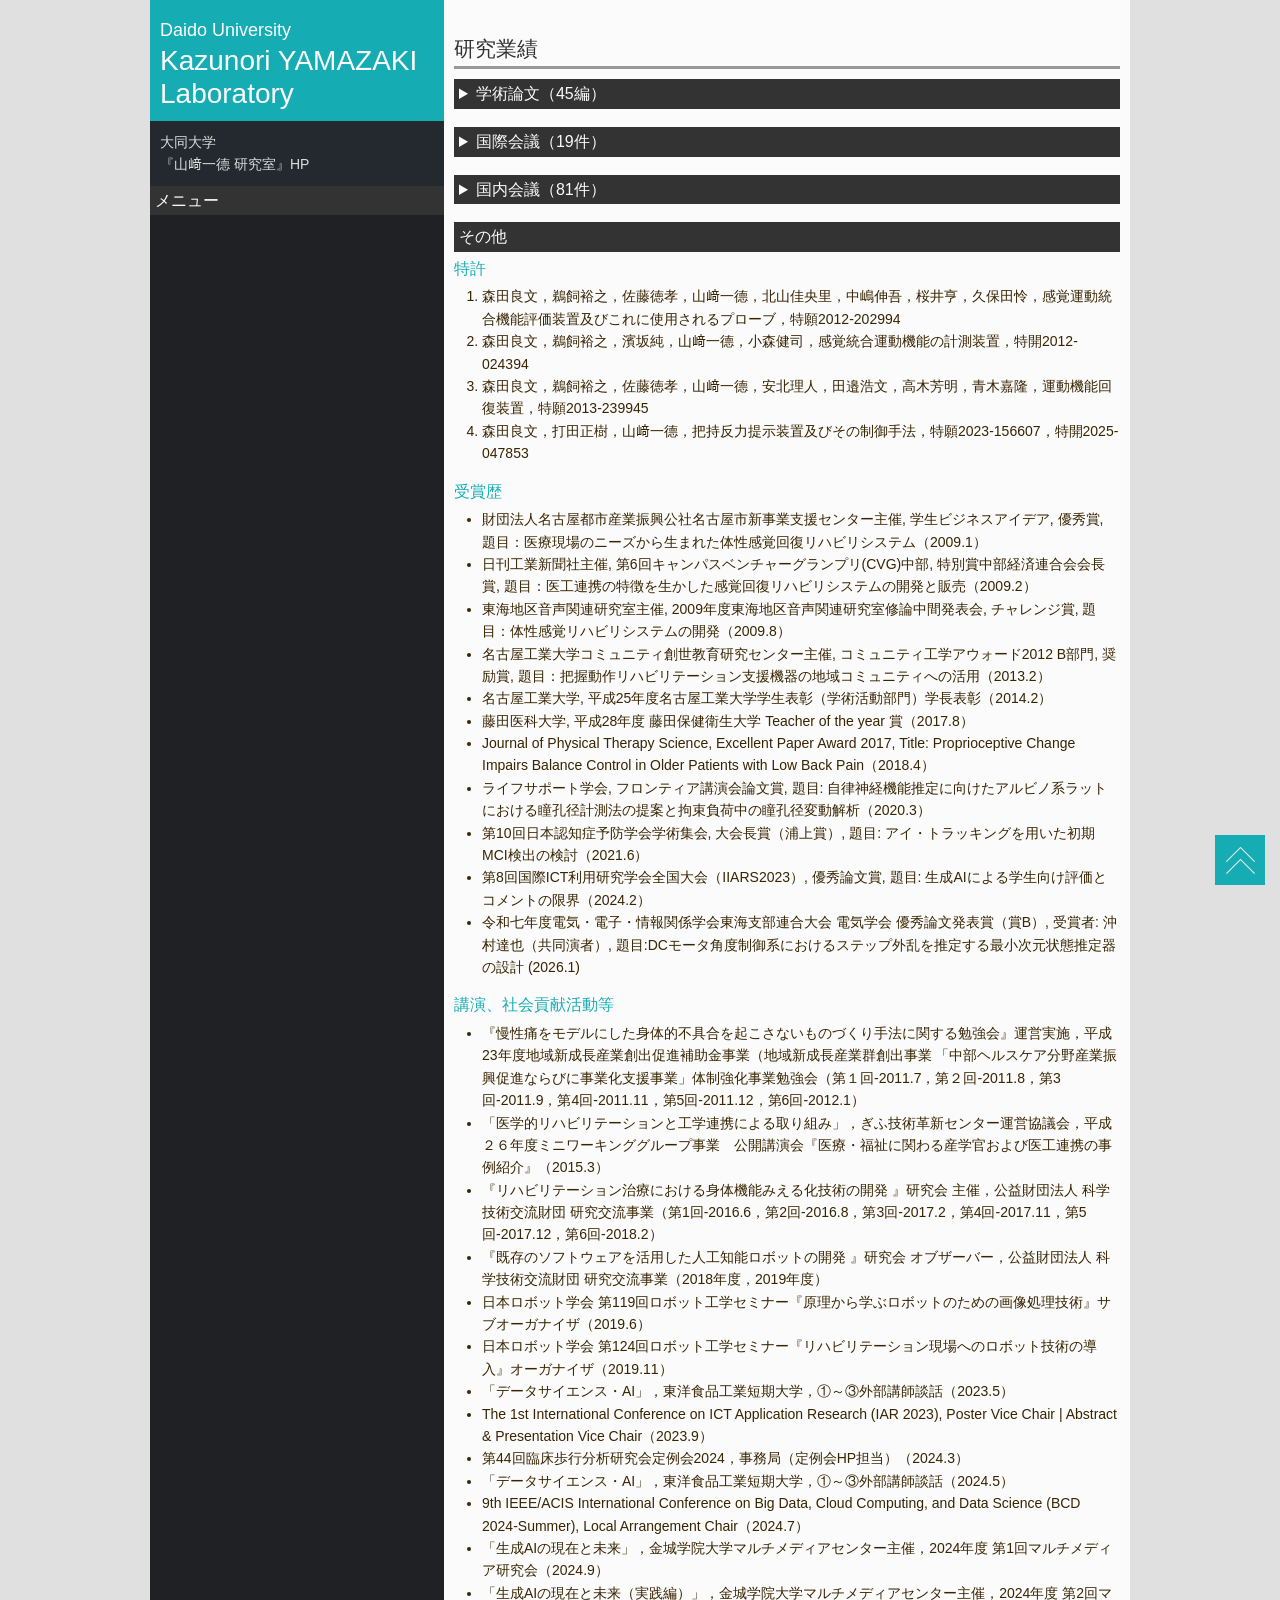
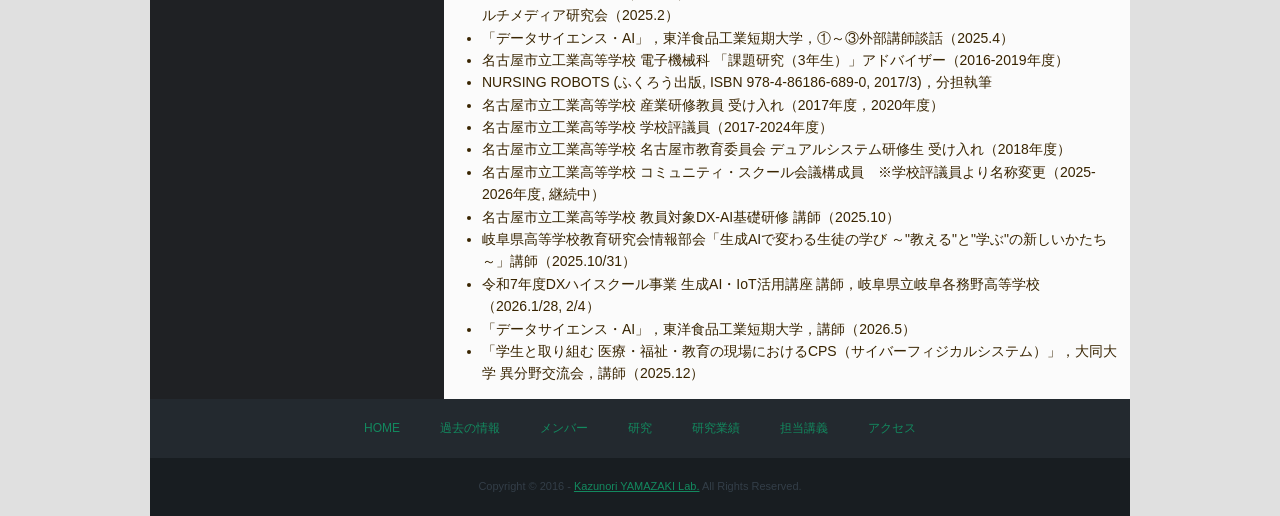
<file: publication.html>
﻿<!DOCTYPE html>
<html lang="ja">
  <head>
    <LINK REL="SHORTCUT ICON" HREF="images/favicon16.ico"> 
    <meta content="text/html; charset=utf-8" http-equiv="content-type">
    <title>山﨑一德 研究室，研究業績</title>
    <meta name="viewport" content="width=device-width">
    <meta name="keywords" content="ymzkk, やまざきかずのり, ヤマザキカズノリ, 山崎一徳, 山﨑一德, 山﨑, 一德, Kazunori Yamazaki, 固有感覚, 感覚運動統合機能、見える、先端、臨床工学、医用工学、データサイエンス、CPS、サイバーフィジカルシステム、IoT">
    <meta name="description" content="山﨑一德の学術論文、国際・国内学会発表、特許、受賞および社会貢献活動。">
    <link rel="stylesheet" type="text/css" href="css/style.css">
    <script type="text/javascript" src="js/jquery.js"></script>
    <script type="text/javascript" src="js/script.js"></script>
    <script type="text/javascript" src="js/jquery.smoothscroll.js"></script>
    <script type="text/javascript" src="js/jquery.scrollshow.js"></script>
    <script>
$(function($){
	$('html').smoothscroll({easing : 'swing', speed : 1000, margintop : 10});
	$('.totop').scrollshow({position : 500});
	});
</script><!--[if lt IE 9]>
	<script src="js/html5shiv.js"></script>	<script src="js/css3-mediaqueries.js"></script>
<![endif]-->
  <style>
.publication-section { margin-bottom:1em; }
.publication-section > summary {
  display:list-item; list-style:disclosure-closed inside;
  cursor:pointer; padding:2px 5px; margin-bottom:.25em;
  background:#333; color:#fbfbfb; font-size:16px; line-height:1.6;
}
.publication-section[open] > summary { list-style-type:disclosure-open; }
.publication-section > summary:focus-visible { outline:2px solid #13895f; outline-offset:2px; }
</style>
</head>
  <body style="background-color: rgba(204, 204, 204, 0.6);">
    <div id="contents">
      <div id="sub">
        <header>
          <h1><a href="index.html"><font size="4">Daido University </font><br>Kazunori YAMAZAKI Laboratory
</a></h1>
          <p class="summary"> 大同大学 <br>『山﨑一德 研究室』HP </p>

        </header>
        <nav>
          <h3>メニュー<span id="navBtn"><span id="navBtnIcon"></span></span></h3>
          <ul>
          <li><a href="index.html">HOME</a></li>
          <li><a href="news.html">過去の情報</a></li>
          <li><a href="member.html">メンバー</a></li>
          <li><a href="research.html">研究</a></li>
          <li><a href="publication.html">研究業績</a></li>
          <li><a href="lecture.html">担当講義</a></li>
          <li><a href="access.html">アクセス</a></li>
          </ul>
        </nav>
      </div>
      <!-- /#sub -->
      <div id="main">
<br>
        <h2>研究業績</h2>

        <details class="publication-section">
          <summary>学術論文（45編）</summary>
        <div class="table-scroll" role="region" aria-label="表（横にスクロールできます）" tabindex="0">
<table class="publications"><thead><tr><th>タイトル</th><th>単/共</th><th>発行年月</th><th>発行所</th><th>著者</th></tr></thead><tbody>
            <tr><td>実習授業における非文書化知識の生成AIによる抽出手法</td><td>共著</td><td>2026年9月</td><td>日本産業技術教育学会 技術教育分科会論文集「技術科教育の研究」, 第31巻, pp.28-37</td><td>山﨑一德, 青木祐弥</td></tr>
            <tr><td>工業高等学校におけるデザイン思考教育が社会人基礎力に及ぼす効果</td><td>共著</td><td>2026年9月</td><td>日本産業技術教育学会 技術教育分科会論文集「技術科教育の研究」, 第31巻, pp.47-53</td><td>青木祐弥, 山﨑一德</td></tr>
			<tr><td>  Effects of Dance Music on Motor Skills and Balance in Children: An Observational Cohort Study</td><td>共著</td><td>2024年9月</td><td>Children, Vol.11, No.9, 1128, pp.1-10</td><td>Tadashi Ito, Hideshi Sugiura, Kentaro Natsume, Sho Narahara, Yoshifumi Sugimoto, Emi Matsuzawa, Hitomi Fujita, Yuji Ito, Kazunori Yamazaki, Natsuki Shimizu, Koji Noritake, Nobuhiko Ochi</td></tr> 
			<tr><td>  Percentage of decline in individual proprioceptors in older adults</td><td>共著</td><td>2024年9月</td><td>Journal of Physical Therapy Science, Vol.36, No.9, pp.492-497</td><td>Kazunori Yamazaki, Yoshihito Sakai, Tadashi Ito, Jo Fukuhara, Yoshifumi Morita</td></tr> 
			<tr><td>  Targeted vibratory therapy as a treatment for proprioceptive dysfunction: Clinical trial in older patients with chronic low back pain</td><td>共著</td><td>2024年7月</td><td>PLoS One, Vol.19, No.7, pp.1-15</td><td>Yoshihito Sakai, Yoshifumi Morita, Keitaro Kawai, Jo Fukuhara, Tadashi Ito, Kazunori Yamazaki, Tsuyoshi Watanabe, Norimitsu Wakao, Hiroki Matsui</td></tr> 
			<tr><td>  Relationship between low-back pain and flexibility in children: A cross-sectional study</td><td>共著</td><td>2023年11月</td><td>PLoS One, Vol.18, No.11, pp.1-12</td><td>Tadashi Ito, Hideshi Sugiura, Yuji Ito, Sho Narahara, Kentaro Natsume, Daiki Takahashi, Koji Noritake, Kazunori Yamazaki, Yoshihito Sakai, Nobuhiko Ochi</td></tr> 
			<tr><td>  Proprioceptive reliance on trunk muscles for maintaining postural stability decreases in older patients with sagittal imbalance</td><td>共著</td><td>2023年9月</td><td>Gait &amp; Posture, Vol.105, pp.1-5</td><td>Tadashi Ito, Yoshihito Sakai, Keitaro Kawai, Kazunori Yamazaki, Hideshi Sugiura, Yoshifumi Morita</td></tr> 
			<tr><td>  Biological Responses to Local Vibratory Stimulation for the Lower Legs and Lower Back and Criterion Values Based on Sweep Frequencies of Healthy Individuals: An Observational Study</td><td>共著</td><td>2023年8月</td><td>Healthcare, Vol.11, No.16, 2243, pp.1-12</td><td>Keitaro Kawai, Yoshiji Kato, Tadashi Ito, Kazunori Yamazaki, Jo Fukuhara, Yoshihito Sakai, Yoshifumi Morita</td></tr> 
			<tr><td>  Proprioception and Geriatric Low Back Pain </td><td>共著</td><td>2022年9月</td><td>Spine Surgery and Related Research, Vol.6, No.5, pp.422-432</td><td>Yoshihito Sakai, Tsuyoshi Watanabe, Norimitsu Wakao, Hiroki Matsui, Naoaki Osada, Takaya Sugiura, Yoshifumi Morita, Keitaro Kawai, Tadashi Ito, Kazunori Yamazaki</td></tr> 
			<tr><td>  Aβ influx into the blood evoked by different blood Aβ removal systems: a potential therapy for Alzheimer’s disease</td><td>共著</td><td>2021年7月</td><td>Neuropsychiatric Disease and Treatment, Vol.17, pp.2291–2308</td><td>Nobuya Kitaguchi, Kazunori Kawaguchi, Miwa Sakata, Hiroki Aoki, Kazunori Yamazaki, Megumi Kaneko, Jun Kinomura, Masao Kato, Midori Hasegawa, Nobuo Suzuki, Masao Mizuno, Yukio Yuzawa</td></tr> 
			<tr><td>  高齢者の腰痛と固有感覚（査読なし）</td><td>共著</td><td>2021年8月</td><td>日本運動器疼痛学会誌, Vol.13, No.2, pp.103-113</td><td>酒井義人, 渡邉剛, 若尾典充, 松井寛樹, 小澤悠人, 森田良文, 伊藤陽平, 河合佳太郎, 伊藤忠, 山崎一徳</td></tr> 
			<tr><td>  高齢者の固有感覚機能と腰痛（査読なし）</td><td>共著</td><td>2021年5月</td><td>日本整形外科学会雑誌, Vol.95, No.4, pp.217-223</td><td>酒井義人, 渡邉剛, 若尾典充, 松井寛樹, 富田桂介, 小澤悠人, 森田良文, 伊藤陽平, 伊藤忠, 山崎一徳</td></tr> 
			<tr><td>  Association between Trunk Muscle Strength and Fall Risk in Older Men and Women with Lumbar Spondylosis</td><td>共著</td><td>2021年4月</td><td>Healthcare, Vol.9, No.5, 521, pp.1-7</td><td>Tadashi Ito, Yoshihito Sakai, Hideshi Sugiura, Keitaro Kawai, Yoshifumi Morita, Kazunori Yamazaki</td></tr> 
			<tr><td>  Postural Sway in Older Patients with Sagittal Imbalance and Young Adults during Local Vibratory Proprioceptive Stimulation</td><td>共著</td><td>2021年2月</td><td>Healthcare, Vol.9, No.2, 210, pp.1-10</td><td>Tadashi Ito, Yoshihito Sakai, Kazunori Yamazaki, Yohei Ito, Keitaro Kawai, Yoshiji Kato, Hideshi Sugiura, Yoshifumi Morita</td></tr> 
			<tr><td>  Evaluation Method of Immediate Effect of Local Vibratory Stimulation on Proprioceptive Control Strategy: A Pilot Study</td><td>共著</td><td>2021年2月</td><td>Electronics, Vol.10, No.3, 341, pp.1-15</td><td>Yohei Ito, Keitaro Kawai, Yoshifumi Morita, Tadashi Ito, Kazunori Yamazaki, Yoshiji Kato, Yoshihito Sakai</td></tr> 
			<tr><td>  Relationship between postural stability and fall risk in elderly people with lumbar spondylosis during local vibratory stimulation for proprioception: a retrospective study</td><td>共著</td><td>2020年9月</td><td>Somatosensory &amp; Motor Research, Vol.37, No.3, pp.133-137</td><td>Tadashi Ito, Yoshihito Sakai, Reiya Nishio, Yohei Ito, Kazunori Yamazaki, Yoshifumi Morita</td></tr> 
			<tr><td>  自律神経機能推定に向けたアルビノ系ラットにおける瞳孔径計測法の提案と拘束負荷中の瞳孔径変動解析</td><td>共著</td><td>2020年8月</td><td>ライフサポート学会誌, Vol.32, No.3, pp.83-89</td><td>内田夏綺, 加藤綾子, 上條弘幹, 山﨑一德, 住倉博仁, 荒船龍彦, 本間章彦, 矢口俊之</td></tr> 
			<tr><td>  Postural Sway during Local Vibratory Stimulation for Proprioception in Elderly Individuals with Pre-Sarcopenia</td><td>共著</td><td>2020年6月</td><td>Physical Therapy Research (PTR), Vol.23, No.2, pp.149-152</td><td>Kazunori Yamazaki, Tadashi Ito, Yoshihito Sakai, Reiya Nishio, Yohei Ito, Yoshifumi Morita</td></tr> 
			<tr><td>  Postural sway in adults and elderly individuals during local vibratory stimulation of the somatosensory system</td><td>共著</td><td>2020年6月</td><td>SN Comprehensive Clinical Medicine, Vol.2, No.6, pp.753-758</td><td>Tadashi Ito, Yoshihito Sakai, Reiya Nishio, Yohei Ito, Kazunori Yamazaki, Yoshifumi Morita</td></tr> 
			<tr><td>  Association Between Back Muscle Strength and Proprioception or Mechanoreceptor Control Strategy in Postural Balance in Elderly Adults with Lumbar Spondylosis</td><td>共著</td><td>2020年3月</td><td>Healthcare, Vol.8, No.1, 58, pp.1-8</td><td>Tadashi Ito, Yoshihito Sakai, Yohei Ito, Kazunori Yamazaki, Yoshifumi Morita</td></tr> 
			<tr><td>  Investigation of the Functional Decline in Proprioceptors for Low Back Pain Using the Sweep Frequency Method</td><td>共著</td><td>2019年11月</td><td>Applied Sciences, Vol. 9, Issue 23, 4988, pp.1-10</td><td>Reiya Nishio, Yohei Ito, Yoshifumi Morita, Tadashi Ito, Kazunori Yamazaki, Yoshihito Sakai</td></tr> 
			<tr><td>  Relationship Between L4/5 Lumbar Multifidus Cross-Sectional Area Ratio and Fall Risk in Older Adults with Lumbar Spinal Stenosis: A Retrospective Study</td><td>共著</td><td>2019年6月</td><td>Geriatrics, Vol.4, No.2, pp.1-9</td><td>Tadashi Ito, Yoshihito Sakai, Kazunori Yamazaki, Makoto Oikawa, Yoshifumi Morita</td></tr> 
			<tr><td>  Postural Strategy in Elderly, Middle Aged, and Young People during Local Vibratory Stimulation for Proprioceptive Inputs</td><td>共著</td><td>2018年12月</td><td>Geriatrics, Vol.3, No.4, 93, pp.1-6</td><td>Tadashi Ito, Yoshihito Sakai, Kazunori Yamazaki, Reiya Nishio, Yohei Ito, Yoshifumi Morita</td></tr> 
			<tr><td>  Proprioceptive Weighting Ratio for Balance Control in Static Standing Is Reduced in Elderly Patients with Non-Specific Low Back Pain</td><td>共著</td><td>2018年12月</td><td>Spine, Vol.43, No.24, pp.1704-1709</td><td>Tadashi Ito, Yoshihito Sakai, Yoshifumi Morita, Kazunori Yamazaki, Kazuma Igarashi, Reiya Nishio, Noritaka Sato</td></tr> 
			<tr><td>  Adsorptive filtration systems for effective removal of blood amyloid β: a potential therapy for Alzheimer’s disease</td><td>共著</td><td>2018年6月</td><td>Journal of Artificial Organs, Vol.21, No.2, pp.220-229</td><td>Nobuya Kitaguchi, Kazunori Kawaguchi, Kazunori Yamazaki, Hiroshi Kawachi, Miwa Sakata, Megumi Kaneko, Masao Kato, Kazuyoshi Sakai, Norimi Ohashi, Midori Hasegawa, Yoshiyuki Hiki, Yukio Yuzawa</td></tr> 
			<tr><td>  Proprioceptive Change Impairs Balance Control in Older Patients with Low Back Pain</td><td>共著</td><td>2017年10月</td><td>Journal of Physical Therapy Science, Vol.29, No.10, pp.1788-1792</td><td>Tadashi Ito, Yoshihito Sakai, Kazunori Yamazaki, Kazuma Igarashi, Kiyoko Yokoyama, Yoshifumi Morita</td></tr> 
			<tr><td>  慢性腰痛を有する高齢者への固有感覚に対する局所振動刺激時の姿勢動揺</td><td>共著</td><td>2016年8月</td><td>理学療法科学, Vol.31，No.4，pp.527-533</td><td>伊藤忠，久保晃，酒井義人，山﨑一德，山田彩加，五十嵐知真，佐藤徳孝，森田良文</td></tr> 
			<tr><td>  下肢コントロール機能測定装置と測定の妥当性</td><td>共著</td><td>2016年4月</td><td>電気学会論文誌C（電子・情報・システム部門誌）, Vol.136，No.4，pp.509-514</td><td>山﨑一德，金東君，佐藤徳孝，森田良文，鵜飼裕之，平井達也，杉浦由佳</td></tr> 
			<tr><td>  力計測に基づく肩関節の運動機能低下のスクリーニング検査法</td><td>共著</td><td>2015年12月</td><td>日本AEM学会誌, Vol.23，No.4，pp.724-732</td><td>鎌田慶太，平松佑基，山﨑一德，佐藤徳孝，森田良文，鵜飼裕之，小森健司</td></tr> 
			<tr><td>  腰部脊椎症の高齢者への局所振動刺激による固有受容加重比率の性差</td><td>共著</td><td>2015年9月</td><td>理学療法科学, Vol.30，No.4，pp.533-537</td><td>伊藤忠，酒井義人，山﨑一德，中村英士，山田彩加，佐藤徳孝，森田良文</td></tr> 
			<tr><td>  Relationship between Paraspinal Muscle Cross-Sectional Area and Relative Proprioceptive Weighting Ratio of Older Persons with Lumbar Spondylosis</td><td>共著</td><td>2015年7月</td><td>Journal of Physical Therapy Science, Vol.27, No.7, pp.2247-2251</td><td>Tadashi Ito, Yoshihito Sakai, Eishi Nakamura, Kazunori Yamazaki, Ayaka Yamada, Noritaka Sato, Yoshifumi Morita</td></tr> 
			<tr><td>  Postural Sway Response to Local Vibratory Stimulation in Young, Middle-aged and Elderly People in Standing Position</td><td>共著</td><td>2015年6月</td><td>Journal of Robotics, Networking and Artificial Life, Vol. 2, No. 1, pp.17-21</td><td>Ayaka Yamada, Eishi Nakamura, Noritaka Sato, Yoshifumi Morita, Tadashi Ito, Yoshihito Sakai, Kazunori Yamazaki</td></tr> 
			<tr><td>  The relationship between physical function and postural sway during local vibratory stimulation of middle-aged people in the standing position</td><td>共著</td><td>2014年10月</td><td>Journal of Physical Therapy Science, Vol.26, No.10, pp,1627-1630</td><td>Tadashi Ito, Yoshihito Sakai, Akira Kubo, Kazunori Yamazaki, Yasuo Ohno, Eishi Nakamura, Noritaka Sato, Yoshifumi Morita</td></tr> 
			<tr><td>  Development of Measurement System for Quantitative Evaluation of Skillfulness of Lower Extremities</td><td>共著</td><td>2014年9月</td><td>Journal of Robotics, Networking and Artificial Life, Vol.1, No.2, pp.116-119</td><td>Kazunori Yamazaki, Dongjun Jin, Yoshifumi Morita, Noritaka Sato, Hiroyuki Ukai, Kenji Kozakai, Satoru Shibata, Shigenori Onishi, Akihiro Ito, Daisuke Mizuno, Tatsuya Hirai, Haruna Takeda, Yuka Sugiura</td></tr> 
			<tr><td>  転倒歴の有る腰部脊椎疾患後期高齢者への筋紡錘に対する局所振動刺激による固有受容加重比率</td><td>共著</td><td>2014年9月</td><td>理学療法科学, Vol.29，No.4，pp.633-638</td><td>伊藤忠，酒井義人，久保晃，山崎一徳，大野泰生，中村英士，佐藤徳孝，森田良文</td></tr> 
			<tr><td>  把握動作における感覚運動統合機能の定量的評価のための計測デバイスの開発</td><td>共著</td><td>2014年5月</td><td>日本福祉工学会誌, Vol.16，No.1，pp.20-25</td><td>山﨑一德，北山佳央里，中嶋伸吾，佐藤徳孝，森田良文，鵜飼裕之，桜井亨，久保田怜，矢崎潔, 小森健司, 田口真哉</td></tr> 
			<tr><td>  歩行ケイデンスの変化をさせた後進歩行練習が高齢者と若年者の運動機能に及ぼす即時効果</td><td>共著</td><td>2014年1月</td><td>理学療法科学, Vol.28，No.6，pp.751-756</td><td>伊藤忠，太田和義，馬渕晃好，國島宏樹，山崎一徳，森田良文，谷川智康，吉久みな子，久保晃，酒井義人</td></tr> 
			<tr><td>  Quantitative Evaluation of Shoulder Joint Function to Reproduce Results of Clinical Tests by Therapist</td><td>共著</td><td>2013年12月</td><td>Journal of Robotics and Mechatronics, Vol.25, No.6, pp.983-991</td><td>Noritaka Sato, Keita Kamada, Yuki Hiramatsu, Kazunori Yamazaki, Yoshifumi Morita, Hiroyuki Ukai, Kenji Komori, Shinya Taguchi</td></tr> 
			<tr><td>  後進歩行練習が最大歩行速度に及ぼす影響</td><td>共著</td><td>2013年12月</td><td>愛知県理学療法学会誌, Vol.25，No.2，pp.73-75</td><td>伊藤忠，太田和義，平井達也，白木春菜，吉久みな子，山崎一徳，森田良文</td></tr> 
			<tr><td>  把握動作における巧緻性の定量的評価のための計測システムの開発</td><td>共著</td><td>2013年12月</td><td>高速信号処理応用技術学会誌, Vol.16，No.1，pp.64-71</td><td>山﨑一德，廖立翔，北山佳央里，佐藤徳孝，森田良文，鵜飼裕之，矢﨑潔，小森健司，田口真哉</td></tr> 
			<tr><td>  下肢の感覚運動統合機能と固有感覚の定量的評価システム ―脊髄髄内腫瘍手術患者を対象とした有効性検証―</td><td>共著</td><td>2013年11月</td><td>日本福祉工学会誌, Vol.15，No.2，pp.43-48</td><td>山﨑一德，森田良文，佐藤徳孝，鵜飼裕之，永谷元基，林尊弘，伊藤忠，酒井義人</td></tr> 
			<tr><td>  下肢の協調動作における感覚運動統合機能の定量的評価</td><td>共著</td><td>2012年12月</td><td>高速信号処理応用技術学会誌, Vol.15，No.1，pp.31-38</td><td>今泉大地，山﨑一德，森田良文，佐藤徳孝，鵜飼裕之，永谷元基，林尊弘，酒井義人，伊藤忠</td></tr> 
			<tr><td>  ハイヒール着用時に起きる自覚的愁訴によるアンケート調査報告</td><td>共著</td><td>2012年6月</td><td>愛知県理学療法学会誌, Vol.24, No.1, pp.36-38</td><td>伊藤忠，太田進，馬渕晃好，永谷元基，林尊弘，林満彦，青木浩代，山崎一徳，今泉大地，森田良文</td></tr> 
			<tr><td>  ハイヒール歩行時の踵接地～立脚中期における膝関節角度の変化（査読なし）</td><td>共著</td><td>2011年5月</td><td>第32回国立大学法人リハビリテーションコメディカル学術大会誌, Vol.32, pp.41-45</td><td>伊藤忠，太田進，馬渕晃好，永谷元基，林尊弘，杉浦一俊，林満彦，山崎一徳，今泉大地，森田良文，井上真郷</td></tr> 
			<tr><td>  工学技術を駆使したリハビリ工学連携</td><td>共著</td><td>2010年6月</td><td>愛知県理学療法学会誌, Vol.22，No.1，pp.38-39</td><td>森田良文，山崎一徳，鵜飼裕之，永谷元基，林尊弘，伊藤忠，栢本あずさ，杉浦一俊，酒井義人，吉安敏彦，村田　淳，小向徹哉，森亮，新美修治，中野智之，里中綾子，高尾恵子，山本光男，酒井昌夫，牧俊一</td></tr> 
			
		</tbody>
		</table>
</div>
        </details>
        <details class="publication-section">
          <summary>国際会議（19件）</summary>
        <ol>
          <li> Kazunori Yamazaki, Daichi Imaizumi, Yoshifumi Morita, Hiroyuki Ukai, Motoki Nagaya, Takahiro Hayashi, Tadashi Ito, Azusa Kayamoto, Kazutoishi Sugiura, Yoshihito Sakai, Clinical Trial of New Device Somatic Sensation System for the Patient with Postopetrative Spinal Cord Injury, 6th World Congress on Biomechanics (Singapore), WCB-A00436-00578 (2010.8) </li>
          <li> Kenji Komori, Jun Hamasaka, Kazunori Yamazaki, Yoshifumi Morita, Hiroyuki Ukai, Kouji Sanaka, A Newly Developed System to Assess Comprehensive Hand Functions, 6th World Congress on Biomechanics (Singapore), WCB-A01290-02252 (2010.8) </li>
          <li> Lixiang Liao, Jun Hamasaka, Kazunori Yamazaki, Yoshifumi Morita, Hiroyuki Ukai, Kenji Komori, Kouji Sanaka, A Newly Developed System for Quantitative Evaluation on Hand Sensorimotor Integration Function, Procs. of the 3rd International Conference on BioMedical Engineering and Informatics (BMEI"10 in Yantai, China), pp.1789-1793 (2010.10) </li>
          <li> Daichi Imaizumi, Kazunori Yamazaki, Yoshifumi Morita, Hiroyuki Ukai, Motoki Nagaya, Takahiro Hayashi, Tadashi Ito, Azusa Kayamoto, Kazutoshi Sugiura, Yoshihito Sakai, Development of Rehabilitation Support System for Lower Limbs for Recovery and Quantitative Evaluation of Proprioception, Procs. of the 3rd International Conference on BioMedical Engineering and Informatics (BMEI"10 in Yantai, China), pp.1818-1822 (2010.10) </li>
          <li> Yuki Hiramatsu, Yuki Iida, Kazunori Yamazaki, Yoshifumi Morita, Hiroyuki Ukai, Kenji Komori and Shinya Taguchi, Fundamental Study on Evaluation of Rotator Cuff Function Using Three-Dimensional Force Display Robot, Procs. of the 4rd International Conference on BioMedical Engineering and Informatics (BMEI"11 in Shanghai, China), pp.1325-1329 (2011.10) </li>
          <li> Michito Yasukita, Yuki Iida, Kazunori Yamazaki, Noritaka Sato, Yoshifumi Morita, Hiroyuki Ukai, Yoshiaki Takagi, Yoshitaka Aoki, Hirofumi Tanabe, Rumi Tanemura,Evaluation of Simplified Repeated Resistance Training System for Severe Hemiplegic Stroke Patient, Procs. of Int. Conf. on Control, Automation and Systems 2012 (ICCAS2012 in Jeju Island, Korea), pp.1566-1569 (2012.10) </li>
          <li> Yoshifumi Morita, Michito Yasukita, Yuki Iida, Kazunori Yamazaki, Noritaka Sato, Hiroyuki Ukai, Yoshiaki Takagi, Yoshitaka Aoki, Hirofumi Tanabe and Rumi Tanemura, Clinical Evaluation of Simplified Resistance Training System for Severe Hemiplegic Stroke Patient, Procs. of International Seminar on Mechanical Engineering in Indonesia Institute of Technology (INSEME-ITI 2013), pp.139-148 (2013.7) </li>
          <li> JungTang Wang, Kazunori Yamazaki, Yoshifumi Morita, Noritaka Sato, Hirofumi Tanabe, Measuring system of therapist"s guiding motion for standing up training of hemiplegic stroke patient and analysis results of patient"s motion, International Conference on Artificial Life and Robotics (ICAROB2014 in Oita), pp.22-25 (2014.1) </li>
          <li> Kazunori Yamazaki, Donggun Kim, Yoshifumi Morita, Noritaka Sato, Hiroyuki Ukai, Kenji Kozakai, Satoru Shibata, Shigenori Onishi, Akihiro Ito, Daisuke Mizuno, Tatsuya Hirai, Haruna Takeda, Yuka Sugiura, Development of Measurement System for Quantitative Evaluation of Skillfulness of Lower Extremities, International Conference on Artificial Life and Robotics (ICAROB2014 in Oita), pp.14-17 (2014.1) </li>
          <li> Yoshifumi Morita, Jung-Tang Wang, Lin Han, Kazunori Yamazaki, Noritaka Sato, Hirofumi Tanabe, Analysis of therapist"s guiding motion for standing up training of hemiplegic stroke patient, Procs. on the 8th international Convention on Rehabilitation Engineering and Assistive Technology (i-CREATe 2014, 20th – 22th Aug 2014 in Singapore), P1.2 (2014.8) </li>
          <li> Qichang Qi, Yoshie Maeda, Kazunori Yamazaki, Noritaka Sato, Yoshifumi Morita, Hiroyuki Ukai and Kouji Sanaka, Improvement of Knee Flexion and Extension Simulation Accuracy in KneeRobo, Procs. of Int. Conf. on Control, Automation and Systems 2014 (ICCAS2014 in KINTEX, Gyeonggi-do, Korea), pp.603-606 (2014.10) </li>
          <li> Kazunori Yamazaki, Donggun Kim, Yoshifumi Morita, Noritaka Sato, Hiroyuki Ukai, Tatsuya Hirai, Yuka Sugiura, Validity of a System to Measure Lower Extremity Function, Proceedings of the 8th Conference on Rehabilitation Engineering and Assistive Technology Society of Korea 2014 (RESKO2014, Nov. 7-8, 2014 in KOREC, Incheon, Korea), pp.86-88 (2014.11) </li>
          <li> Ayaka Yamada, Eishi Nakamura, Noritaka Sato, Yoshifumi Morita, Tadashi Ito, Yoshihito Sakai, Kazunori Yamazaki, Postural Sway Response to Local Vibratory Stimulation in Young, Middle-aged and Elderly People in Standing Position, International Conference on Artificial Life and Robotics (ICAROB2015 in Oita),pp.47-51 (2015.1) </li>
          <li> Ayaka Yamada, Eishi Nakamura, Noritaka Sato, Yoshifumi Morita, Tadashi Ito, Yoshihito Sakai, Kazunori Yamazaki, A study on deterioration in proprioception related to low back pain and falls and postural sway response to local vibratory stimulation, Procs. of Int. Conf. on Control, Automation and Systems 2015 (ICCAS2015 in BEXCO, Busan, Korea), pp.361-365 (2015.10) 
          </li>
          <li> Ren Kanehira, Kazunori Yamazaki, Hideo Fujimoto, Training System for Puncture Operation Force Adjustment in Hemodialysis, Proceeding of the 25th International Conference on Computuers in Education (ICCE2017 in RYDGES, Christchurh, New Zealand), pp.1030-1032 (2017.12) 
          </li>
          <li> Reiya Nishio, Kazuma Igarashi, Yoshifumi Morita, Kazunori Yamazaki, Tadashi Ito, Yoshihito Sakai, Evaluation Method for Function Decline in Proprioceptors in Elderly People with Low Back Pain, The 12th international Convention on Rehabilitation Engineering and Assistive Technology (i-CREATe 2018, Shanghai, China), pp.211-214(2018.7) </li>
          <li> Kazunori Yamazaki, Masaaki Tanaka, Shun Okuhara, Ryo Sugawara, An Attempt to Activate Learning Activities Through the Implementation of Digital Reflection, The 1st International Conference on ICT Application Research (IAR 2023, Fukui, Japan) (2023.9) </li>
          <li> Yoshifumi Morita, Yu Chokki, Ryo Takato, Kazuya Toshima, Masakazu Nomura, Masaki Uchida, Kazunori Yamazaki, Development of Smart iWakka Healthcare System, 2023 Japan-Poland International Workshop on Technologies supporting rehabilitation and medical services, (2023.12)</li>
          <li>Yoshifumi Morita, Yu Chokki, Ryo Takato, Kazuya Toshima, Masakazu Nomura, Masaki Uchida, Kazunori Yamazaki, Development of Smart iWakka Healthcare System, 2024 International Convention on Rehabilitation Engineering and Assistive Technology (i-CREATe2024, Shanghai, China),&nbsp;pp.464-468&nbsp;(2024.8)&nbsp;</li>

		
        </ol>
        </details>
        <details class="publication-section">
          <summary>国内会議（81件）</summary>
        <ol>
          <li> 山﨑一德，森田良文，酒井義人，永谷元基，林尊弘，中里千穂，杉浦一俊，鵜飼裕之，脊髄感覚障害患者のための体性感覚回復リハビリシステムの開発 日本機械学会ロボティクス・メカトロニクス講演会 09講演論文集，1A2-M06(1)-(2) (2009.5) </li>
          <li> 森田良文，山﨑一德，鵜飼裕之，永谷元基，林尊弘，伊藤忠，栢本あずさ，杉浦一俊，酒井義人，吉安敏彦，村田淳，小向徹哉，森亮，新美修治，中野智之，里中綾子，高尾恵子，山本光男，酒井昌夫，牧俊一，工学技術を駆使したリハビリ工学連携，第20回愛知県理学療法学術大会抄録集，p.38 (2010.3) </li>
          <li> 今泉大地，山﨑一德，森田良文，鵜飼裕之，永谷元基，林尊弘，杉浦一俊，伊藤忠，栢本あずさ，酒井義人，下肢体性感覚回復リハビリシステムの開発，－加速度・角速度センサを用いた回復具合定量評価システムの提案－，日本機械学会東海支部第59期総会講演会講演論文集, pp.57-58 (2010.3) </li>
          <li> 古橋裕一，飯田裕紀，山﨑一德，森田良文，鵜飼裕之，松井信行，田邉浩文，３次元反力提示ロボットを用いた上肢リハビリ訓練・評価支援システムの開発 －CI療法における負荷抵抗訓練－，日本機械学会ロボティクス・メカトロニクス講演会 10講演論文集, 1P1-E19(1)-(2) (2010.6) </li>
          <li> 飯田裕紀，古橋裕一，山﨑一德，森田良文，鵜飼裕之，松井信行，小森健司，３次元反力提示ロボットを用いた上肢リハビリ訓練・評価支援システムの開発 －筋力評価システム－，日本機械学会ロボティクス・メカトロニクス講演会 10講演論文集, 1P1-E20(1)-(2) (2010.6) </li>
          <li> 林祐介，平野達也，河合佑樹，山﨑一德，森田良文，鵜飼裕之，佐中孝二， 中牟田祐典，高尾恵子，療法士養成のための膝関節ロボットの開発 －ワイヤー駆動系の設計と基礎実験－，日本機械学会ロボティクス・メカトロニクス講演会"10講演論文集, 1P1-E18(1)-(2) (2010.6) </li>
          <li> 山﨑一德，今泉大地，森田良文，鵜飼裕之，永谷元基，林尊弘，伊藤忠， 栢本あずさ，杉浦一俊，酒井義人，体性感覚リハビリテーションシステムの開発 －脊髄後索障害の定量的評価指標の一考察－，日本機械学会ロボティクス・メカトロニクス講演会"10講演論文集, 1P1-E17(1)-(2) (2010.6) </li>
          <li> 山﨑一德，今泉大地，森田良文，鵜飼裕之，田口亮，梅崎太造， 永谷元基，林尊弘，伊藤忠，栢本あずさ，杉浦一俊，酒井義人，固有感覚リハビリテーションのための下肢感覚運動統合機能の評価 第８回生活支援工学系学会連合大会講演論文集，pp.499-502 (2010.9) </li>
          <li> 伊藤忠，永谷元基，林尊弘，栢本あずさ，杉浦一俊，太田進，林満彦，山﨑一德，今泉大地，森田良文，井上真郷，馬渕晃好，ハイヒール歩行時の踵接地～立脚中期における膝関節角度の変化， 第32回国立大学法人リハビリテーションコメディカル学術大会抄録，p.20 (2010.9) </li>
          <li> 伊藤忠，太田進，馬渕晃好，永谷元基，林尊弘，杉浦一俊，林満彦，青木浩代，山﨑一德，今泉大地，森田良文，ハイヒール着用時に起きる自覚的愁訴によるアンケート調査報告 第21回愛知県理学療法学術大会抄録集，p.36 (2011.3) </li>
          <li> 平松佑基，飯田裕紀，山﨑一德，森田良文，鵜飼裕之，小森健司，田口真哉，３次元反力提示型ロボットを用いたローテータカフの機能評価に関する基礎検討，日本機械学会ロボティクス・メカトロニクス講演会 11講演論文集, 2P2-C03(1)-(4) (2011.6) </li>
          <li> 平野達也，林裕介，山﨑一德，森田良文，鵜飼裕之，佐中孝二，中牟田裕典， 回旋運動を含む膝関節ロボットの開発 －健常者と障がい者の膝関節模擬の検証実験－，日本機械学会ロボティクス・メカトロニクス講演会 11講演論文集, 2P2-D07(1)-(4) (2011.6) </li>
          <li> 山﨑一德，児玉裕勝，森田良文，鵜飼裕之，永谷元基，林尊弘，伊藤忠， 栢本あずさ，井上貴行，眞鍋朋誉，杉浦一俊，酒井義人，腰痛機序解明のための振動数可変デバイスの開発，－60Hz の振動刺激が健常者の重心動揺に与える影響－，日本機械学会ロボティクス・メカトロニクス講演会"11講演論文集, 2P2-D06(1)-(3) (2011.6) </li>
          <li> 山﨑一德，今泉大地，佐藤徳孝，森田良文，鵜飼裕之，伊藤忠，小向徹哉，脳卒中片麻痺患者の下肢感覚運動統合機能の定量的評価，平成23年度電気関係学会東海支部連合大会論文集，論文番号H3-7 (2011.9) </li>
          <li> 山﨑一德，今泉大地，佐藤徳孝，森田良文，鵜飼裕之，伊藤忠，永谷元基，林尊弘，酒井義人，下肢感覚運動統合機能の定量的評価方法の提案，平成23年度電気関係学会東海支部連合大会論文集，論文番号H3-2 (2011.9) </li>
          <li> 北山佳央里，廖立翔，山﨑一德，佐藤徳孝，森田良文，鵜飼裕之，小森健司，田口真哉，指協調性評価のための柔軟物変形を利用した測定デバイスの提案，平成23年度電気関係学会東海支部連合大会論文集，論文番号H3-1 (2011.9) </li>
          <li> 森田良文，飯田裕紀，平松佑基，山﨑一德，佐藤徳孝，鵜飼裕之，田邉浩文，種村留美，3次元反力提示ロボットを用いた脳卒中片麻痺患者の反復負荷抵抗訓練，第12回計測自動制御学会システムインテグレーション部門講演会(SI2011)予稿集， pp.2225-2227 (2011.12) </li>
          <li> 山﨑一德，今泉大地，佐藤徳孝，森田良文，鵜飼裕之，伊藤忠，小向徹哉，下肢感覚運動統合機能の定量的評価法の開発 －脳卒中片麻痺患者の定量的評価法の一考察－，第12回計測自動制御学会システムインテグレーション部門講演会(SI2011)予稿集，pp.1487-1489 (2011.12) </li>
          <li> 森田良文，飯田裕紀，平松佑基，安北理人，山﨑一德，佐藤徳孝，鵜飼裕之，高木芳明，青木嘉隆，田邉浩文，種村留美，重度脳卒中片麻痺患者のための簡易反復負荷抵抗訓練装置の開発， 電子情報通信学会技術報告第61回福祉情報工学研究会，pp.67-72 (2012.1) </li>
          <li> 山﨑一德，今泉大地，佐藤徳孝，森田良文，鵜飼裕之，伊藤忠，小向徹哉， 下肢感覚運動統合機能のためのリハビリテーションシステムの開発 －維持期脳卒中片麻痺患者に対する定量的評価の考察－， 電子情報通信学会技術報告第61回福祉情報工学研究会，pp.73-78 (2012.1) </li>
          <li> 北山佳央里，廖立翔，山﨑一德，佐藤徳孝，森田良文，鵜飼裕之，小森健司，田口真哉，手指の感覚運動統合機能の評価のための測定デバイスの開発と評価法の有効性検証，日本機械学会ロボティクス・メカトロニクス講演会 12講演論文集，1A1-M10(1)-(3) (2012.5) </li>
          <li> 大野泰生，山﨑一德，佐藤徳孝，森田良文，鵜飼裕之，永谷元基，林尊弘，伊藤忠，酒井義人，局所振動刺激が健常者の姿勢バランスに与える影響，日本機械学会ロボティクス・メカトロニクス講演会 12講演論文集，1A1-M11(1)-(3) (2012.5) </li>
          <li> 安北理人，飯田裕紀，山﨑一德，佐藤徳孝，森田良文，鵜飼裕之，高木芳明，青木嘉隆，田邉浩文，種村留美，重度脳卒中片麻痺患者のための簡易反復負荷抵抗訓練装置の臨床評価，日本機械学会ロボティクス・メカトロニクス講演会 12講演論文集，1A1-M07(1)-(4) (2012.5) </li>
          <li> 寺田祐基，伊藤峻，打田正樹，山﨑一德，佐藤徳孝，森田良文，日下部達也，鈴木清治，小林幸雄，起立訓練支援装置のための計測装置の開発，平成24年度電気関係学会東海支部連合大会論文集，論文番号 B2-2 (2012.9) </li>
          <li> 森田良文，山﨑一德，佐藤徳孝，人と人の絆を大切にしたリハビリ支援機器の開発，生活生命支援医療福祉工学系学会連合大会2012(LIFE2012)論文集，OS1-2-1 (2012.11) </li>
          <li> 伊藤忠，太田和義，馬渕晃好，國島宏樹，山﨑一德，森田良文，谷川智康，吉久みな子，平井達也，高齢者と若年における後進歩行練習が運動機能与え影響，第17回日本体力医学会東海地方会学術集会抄録集，p.33 (2013.3) </li>
          <li> 鎌田慶太，平松佑基，山﨑一德，佐藤徳孝，森田良文，鵜飼裕之，小森健司．田口真哉，上肢の運動と発揮力に着目した肩関節機能定量的評価 －検査手技における療法士の動作の解析に基づく定量的評価に関する考察－，日本機械学会ロボティクス・メカトロニクス講演会13講演論文集，1A1-D02 (2013.5) </li>
          <li> 中村英士，大野泰生，山﨑一德，佐藤徳孝，森田良文，鵜飼裕之，伊藤忠，酒井義人，若年者と高齢者における局所振動刺激に対する立位重心動揺に関する考察，日本機械学会ロボティクス・メカトロニクス講演会 13講演論文集，2P1-G04 (2013.5) </li>
          <li> 中嶋伸吾，北山佳央里，山﨑一德，佐藤徳孝，森田良文，鵜飼裕之，桜井亨，久保田怜，矢崎潔，小森健司，田口真哉，感覚運動統合機能の定量的評価のための把握デバイスの設計および性能評価，日本機械学会ロボティクス・メカトロニクス講演会 13講演論文集，1A1-C14 (2013.5) </li>
          <li> 宮井良太，大古拓史，谷名英章，森田良文，山﨑一德，パーキンソン病によるすくみ足に対する自助具の検討，第47回日本作業療法学会抄録集，講演番号100247 (2013.6) </li>
          <li> 山﨑一德，廖立翔，北山佳央里，佐藤徳孝，森田良文，鵜飼裕之，矢崎潔，小森健司，田口真哉，把握動作における巧緻性の定量的評価のための計測システムの開発, 高速信号処理応用技術学会2013年研究会講演論文集, pp.17-22 (2013.7) </li>
          <li> 王榮堂，山﨑一德，佐藤徳孝，森田良文，脳卒中片麻痺患者の起立トレーニングにおける療法士の誘導動作解析のための計測システム，平成25年度電気関係学会東海支部連合大会論文集，論文番号 H5-3 (2013.9) </li>
          <li> 杉浦由佳，白木春菜，山﨑一德，金東君，平井達也，森田良文，感覚運動統合機能評価の再現性と関節位置覚との関連性ついて，第29回東海北陸理学療法学術大会 (2013.11) </li>
          <li> 山﨑一德，金東君，森田良文，佐藤徳孝，鵜飼裕之，小坂井健二，柴田悟，大西成典，伊藤昭博，水野大介，平井達也，白木春菜，杉浦由佳，下肢の巧緻性の定量的評価のための計測システムの開発，第56回自動制御連合講演会 講演概要集，pp.1464-1466 (2013.11） </li>
          <li> 伊藤忠，酒井義人，久保晃，山﨑一德，大野泰生，中村英士，佐藤孝徳，森田良文，健常中年者への局所振動刺激時の重心動揺と運動機能との関連，第68回理学療法科学学会学術大会，p.31 (2014.1) </li>
          <li> 戸谷徳宏，安北理人，山﨑一德，佐藤徳孝，森田良文，鵜飼裕之，高木芳明，青木嘉隆，田邉浩文，URSystemによる脳卒中片麻痺患者の運動機能回復効果検証，日本機械学会ロボティクス・メカトロニクス講演会　14講演論文集，3P2-H01(1)-(2) (2014.5) </li>
          <li> 韓琳，王榮堂，山﨑一德，佐藤徳孝，森田良文，鵜飼裕之，田邉浩文，脳卒中片麻痺患者の起立トレーニングにおける療法士の誘導動作の解析，日本機械学会ロボティクス・メカトロニクス講演会 14講演論文集，3P2-G04(1)-(4)(2014.5) </li>
          <li> 戚其昌，前田芳江，佐藤徳孝，山﨑一德，森田良文，鵜飼裕之，佐中孝二，膝関節ロボットにおけるの屈伸運動模擬精度向上，日本機械学会ロボティクス・メカトロニクス講演会 14講演論文集，3P2-F02(1)-(2) (2014.5) </li>
          <li> 金東君，佐藤徳孝，森田良文，鵜飼裕之，山﨑一德，平井達也，杉浦由佳，下肢コントロール機能測定装置の開発と測定の妥当性，平成26年度電気・電子・情報関係学会東海支部連合大会論文集，論文番号 L2-2 (2014.9) </li>
          <li> 山田彩加，中村英士，佐藤徳孝，森田良文，山﨑一德，伊藤忠，酒井義人，局所振動刺激に対する重心動揺変化に着目した腰痛に関する考察，日本機械学会ロボティクス・メカトロニクス講演会 15講演論文集，1P1-H09(1)-(2) (2015.5) </li>
          <li> 山﨑一德，伊藤忠，酒井義人，森田良文，筋電計と筋音計の同時計測時における信頼性向上のためのプローブ用ソケット，第13回日本臨床医療福祉学会プログラム・抄録集, p.119 (2015.8) </li>
  	  <li> 奥原俊，菅原良，山﨑一德，伊藤孝行，多様な学習者の学習情報の伝搬が学習行動に与える影響に関する調査の検討，第4回パーソナルコンピュータ利用技術学会合同研究会 (2016.3) </li>
  	  <li> 伊藤忠，酒井義人，山﨑一德，久保晃，腰部脊椎症の高齢者における腰背筋断面積と転倒歴との関連，第51回日本理学療法学術大会，O-MT-21-1 (2016.5)</li>
  	  <li> 五十嵐知真，山田彩加，森田良文，山﨑一德，伊藤忠，酒井義人，スイープ周波数の振動付与による健常者の重心動揺に関する考察，日本機械学会ロボティクス・メカトロニクス講演会'16講演論文集，2A2-02b3(1)-(2) (2016.6)</li>
  	  <li> 五十嵐知真，山田彩加，森田良文，伊藤忠，酒井義人，山﨑一德，固有感覚受容器の検査デバイスの開発と検査プロトコルの信頼性検証，2016高速信号処理応用技術学会研究会講演論文集, pp.24-29 (2016.8)</li>
  	  <li> 伊藤忠，酒井義人，山﨑一德，山田彩加，五十嵐知真，及川真人，森田良文，腰部脊椎症に罹患した高齢者における腰背筋断面積の性差の違いと転倒スコアとの関連，第52回日本理学療法学術大会抄録集，O-MT-06-2 (2017.5)</li>
  	  <li> 金平蓮，大橋篤，山﨑一德，藤本英雄，血液透析における穿刺技術教示システムに関する研究，第42回教育システム情報学会全国大会論文集，E1-1 (2017.8)</li>
  	  <li> 川口和紀，山﨑一德，川地宏志，坂田美和，金子芽実，加藤政雄，大橋徳己，長谷川みどり，比企能之，湯澤由紀夫，北口暢哉，アルツハイマー病治療に向けて濾過・吸着を併用した血中Aβ除去システム，第36回日本認知症学会学術集会論文集, Vol.31, No.4, p.615 (2017.11)</li>
  	  <li> 山﨑一德，川口和紀，酒井一由，北口暢哉，集中度合い測定システムの開発，第62回システム制御情報学会研究発表講演会(SCI'18)講演論文集，263-1 (2018.5)</li>
  	  <li> 西尾玲哉，五十嵐知真，森田良文，伊藤忠，酒井義人，山﨑一德，腰痛に関係する固有受容器の機能低下のみえる化技術：重心動揺試験に基づく評価法，第62回システム制御情報学会研究発表講演会(SCI'18)講演論文集，263-2 (2018.5)</li>
  	  <li> 八重樫快留，山﨑一德，原摂，山下恭生，川口和紀，視線計測による集中度合い測定システムの計測信頼性，第19回計測自動制御学会システムインテグレーション部門講演会(SI2018)予稿集，2A1-13 (2018.12)</li>
  	  <li> 上條弘幹，加藤綾子，作佐部太也，山﨑一德，矢口俊之，画像解析を用いた脈波測定法の検討，第28回ライフサポート学会フロンティア講演会，G5-3 (2019.3)</li>
  	  <li> 内田夏綺，加藤綾子，作佐部太也，山﨑一德，矢口俊之，ペットのための瞳孔径変動によるストレス評価システムの開発，第28回ライフサポート学会フロンティア講演会，G11-1 (2019.3)</li>
  	  <li> 内田夏綺，加藤綾子，作佐部太也，山﨑一德，矢口俊之，瞳孔径変動を指標としたペットのためのストレス評価システムの開発，第58回日本生体医工学会大会，PO-B-011 (2019.6)</li>
  	  <li> 上條弘幹，加藤綾子，作佐部太也，山﨑一德，矢口俊之，就寝時における画像解析を用いた脈波測定法の検討，第58回日本生体医工学会大会，PO-B-149 (2019.6)</li>
  	  <li> 酒井義人, 渡邉剛, 若尾典充, 松井寛樹, 富田桂介, 森田良文, 山﨑一德, 伊藤忠, 振動刺激に対する呼応を応用した固有感覚機能診断と転倒リスク, 日本転倒予防学会誌, Vol.7, No.2, 58-58 (2020.10)</li>
  	  <li> 酒井義人, 森田良文, 伊藤陽平, 山﨑一德, 伊藤忠, 高齢者の腰痛に対するproprioceptive approach, 日本運動器疼痛学会誌, Vol.12, No.4, S26-S26 (2020.12)</li>
  	  <li> 河合佳太郎, 伊藤陽平, 森田良文, 山﨑一德, 伊藤忠, 酒井義人, 固有受容器の機能評価および賦活化のための小型振動刺激装置の開発, 日本機械学会ロボティクス・メカトロニクス講演会'21講演論文集，2P1-D03(1)-(3) (2021.6)</li>
  	  <li> 川口和紀, 山﨑一德, 刑部恵介, 杉本恵子, 近藤彰, 富田元, 杉浦将人, 竹差美紗子, 宮本美穂, 北村 眞弓, 世古留美, 西山都師恵, 武地一, アイ・トラッキングを用いた初期MCI検出の検討, 第10回日本認知症予防学会学術集会, O20-8 (2021.6)</li>
  	  <li> 谷川祐樹, 川口和紀, 山﨑一德, 稲冨まりの, 視点計測を用いた新しい軽度認知障害の検査法の開発, 第11回日本認知症予防学会学術集会, O30-2 (2022.9)</li>
  	  <li> 田中雅章, 奥原俊, 山﨑一德, Web リフレクションによる校種別学習行動の分析, 第13回 国際ICT利用研究学会（IIARS）研究会 講演論文集, P.36 (2023.3)</li>		
	  <li> 刑部恵介, 川端康平, 近藤日南, 今関陽香, 須崎綾菜, 山崎一徳, 杉山博子, 朝田和佳奈, 安井駿豊, 佐野友亮, 杉本恵子, 市野直浩, アイトラッキングを用いた検査時の視線動向に関する基礎的検討, 第48回日本超音波検査学会学術集会, 48-腹-2-04 (2023.6)</li>
  	  <li> 山﨑一德, 納得解を提示できるカウンセリングAIシステムの提案, 第２回合意と共創（Consensus）研究会, (2023.6)</li>
  	  <li> 一寸木佑, 高戸了, 戸嶋和也, 山﨑一德, 打田正樹, 森田良文, 把握力調整能力評価トレーニングデバイスiWakka のコンパクト化, 日本機械学会ロボティクス・メカトロニクス講演会'23講演論文集，XXX-XXX(X)-(X) (2023.6)</li>
  	  <li> 打田正樹, 一寸木佑, 高戸了, 山崎一德, 森田良文, リハビリ支援用マルチアロマディフューザSmell Wakkaの試作と性能評価, 日本機械学会ロボティクス・メカトロニクス講演会'23講演論文集，1A2-D27(1)-(2) (2023.6)</li>
  	  <li> 山﨑一德, 森田良文, 伊藤忠, 酒井義人, ボイスコイル型リニアモータを用いた固有感覚刺激装置の開発, 2023年電気学会産業応用部門大会（シンポジウム）, 3-S6-4 (2023.8)</li>
  	  <li> 山﨑一德, 田中雅章, 奥原俊, 生成AIによる学生向け評価とコメントの限界, 第8回 国際ICT利用研究学会 全国大会 (IIARS2023), A2-3 (2023.12)</li>
  	  <li> 田中雅章, 鷲尾徹, 山﨑一德, Google Formを活用した授業改善, 第15回 国際ICT利用研究学会 研究会, (2024.3)</li>	
  	  <li> 打田正樹, 一寸木佑, 高戸了, 山﨑一德, 森田良文, 手指触覚刺激デバイス”Touch Wakka”の試作と性能評価, 日本機械学会ロボティクス・メカトロニクス講演会'24講演論文集, XXX-XXX(1)-(2) (2024.5)</li>
  	  <li> 打田正樹, 高戸了, 山﨑一德, 森田良文, 手指触覚刺激デバイス “Touch Wakka” の性能評価と操作アプリケーションの制作, 令和六年度 電気・電子・情報関係学会 東海支部連合大会, H5-2 (2024.8)</li>
	  <li> 打田正樹, 高戸了, 山﨑一德, 森田良文, 子供用手指デバイスAll-in-One Wakkaの試作と基本性能評価, 令和7年電気学会全国大会, 3-093 (2025.3)</li>
	  <li> 平山翔一, 福原晟, 森田良文, 山崎一徳, 伊藤忠, 酒井義人, 慣性センサを用いた重心動揺の推定法, マグネティックス/リニアドライブ合同研究会, MAG-25-025/LD-25-036 (2025.6)</li>
	  <li> 打田正樹, 一寸木佑, 高戸了, 戸嶋和也, 野村正和, 山﨑一德, 森田良文, Smart iWakkaの開発, マグネティックス/リニアドライブ合同研究会, MAG-25-027/LD-25-038 (2025.6)</li>
	  <li> 沖村達也, 不破勝彦, 山﨑一德, DCモータ角度制御系におけるステップ外乱を推定する最小次元状態推定器の設計, 令和七年度電気・電子・情報関係学会東海支部連合大会, C5-4 (2025.9)</li>
	  <li> 青木祐弥, 山﨑一德, 工業高等学校におけるデザイン思考教育が社会人基礎力に及ぼす効果 ―3時点縦断測定による探索的検討―, 日本産業技術教育学会 2025年度技術教育分科会, A10 (2025.12)</li>
	  <li> 山﨑一德, 青木祐弥, Google AI StudioとNotebookLMを用いた旋盤実習の音声データ分析と学習教材作成, 日本産業技術教育学会 2025年度技術教育分科会, B07 (2025.12)</li>
	  <li> 吉田和枝, 伊藤康宏, 榎本喜彦, 𠮷川尚美, 前川厚子, 本田育美, 中山晋介, 山本隆行, 山﨑一德, 問山裕二, 大腸全摘術後の患者の小腸蠕動運動の可視化, 第43回日本ストーマ・排泄リハビリテーション学会総会, 日本ストーマ・排泄リハビリテーション学会誌 Vol.42, No.1, p.211 (2026.2)</li>
	  <li> 伊藤康宏, 吉田和枝, 本田育美, 問山裕二, 榎本喜彦, 山﨑一德, 体表面電極を用いた非侵襲的小腸電位測定の検討, 第103回日本生理学会大会, 1P-067 (2026.3)</li>








                  <li>山﨑一德，不破勝彦，松久隆太，沖村達也，ステップ外乱を推定可能な低次元外乱オブザーバ併合系の安定化，令和8年度 電気・電子・情報関係学会 東海支部連合大会 (2026.8)</li>
          <li>松久隆太，不破勝彦，山﨑一德，沖村達也，2次遅れ系における外乱モデルを陽に用いない低次元外乱オブザーバ，令和8年度 電気・電子・情報関係学会 東海支部連合大会 (2026.8)</li>
          <li>杣谷啓, 萩野将広, 山﨑一德, Virtual Reality空間における3Dモデルサイズ知覚評価システムの構築, 日本設計工学会 2026年度秋季大会 研究発表講演会 (2026.9)</li>
</ol>
        </details>
        <h3>その他</h3>
        <h4>特許</h4>
        <ol>
          <li> 森田良文，鵜飼裕之，佐藤徳孝，山﨑一德，北山佳央里，中嶋伸吾，桜井亨，久保田怜，感覚運動統合機能評価装置及びこれに使用されるプローブ，特願2012-202994</li>
          <li> 森田良文，鵜飼裕之，濱坂純，山﨑一德，小森健司，感覚統合運動機能の計測装置，特開2012-024394 </li>
          <li> 森田良文，鵜飼裕之，佐藤徳孝，山﨑一德，安北理人，田邉浩文，高木芳明，青木嘉隆，運動機能回復装置，特願2013-239945 </li>
          
	          <li>森田良文，打田正樹，山﨑一德，把持反力提示装置及びその制御手法，特願2023-156607，特開2025-047853</li>
</ol>
          <h4>受賞歴</h4>
          <ul>
            <li> 財団法人名古屋都市産業振興公社名古屋市新事業支援センター主催, 学生ビジネスアイデア, 優秀賞, 題目：医療現場のニーズから生まれた体性感覚回復リハビリシステム（2009.1） </li>
            <li> 日刊工業新聞社主催, 第6回キャンパスベンチャーグランプリ(CVG)中部, 特別賞中部経済連合会会長賞, 題目：医工連携の特徴を生かした感覚回復リハビリシステムの開発と販売（2009.2） </li>
            <li> 東海地区音声関連研究室主催, 2009年度東海地区音声関連研究室修論中間発表会, チャレンジ賞, 題目：体性感覚リハビリシステムの開発（2009.8） </li>
            <li> 名古屋工業大学コミュニティ創世教育研究センター主催, コミュニティ工学アウォード2012 B部門, 奨励賞, 題目：把握動作リハビリテーション支援機器の地域コミュニティへの活用（2013.2） </li>
            <li> 名古屋工業大学, 平成25年度名古屋工業大学学生表彰（学術活動部門）学長表彰（2014.2） </li>
            <li> 藤田医科大学, 平成28年度 藤田保健衛生大学 Teacher of the year 賞（2017.8） </li>
            <li> Journal of Physical Therapy Science, Excellent Paper Award 2017, Title: Proprioceptive Change Impairs Balance Control in Older Patients with Low Back Pain（2018.4） </li>
            <li> ライフサポート学会, フロンティア講演会論文賞, 題目: 自律神経機能推定に向けたアルビノ系ラットにおける瞳孔径計測法の提案と拘束負荷中の瞳孔径変動解析（2020.3） </li>
            <li> 第10回日本認知症予防学会学術集会, 大会長賞（浦上賞）, 題目: アイ・トラッキングを用いた初期MCI検出の検討（2021.6） </li>
            <li> 第8回国際ICT利用研究学会全国大会（IIARS2023）, 優秀論文賞, 題目: 生成AIによる学生向け評価とコメントの限界（2024.2）</li>
			<li> 令和七年度電気・電子・情報関係学会東海支部連合大会 電気学会 優秀論文発表賞（賞B）, 受賞者: 沖村達也（共同演者）, 題目:DCモータ角度制御系におけるステップ外乱を推定する最小次元状態推定器の設計 (2026.1)</li>
          </ul>

          <h4>講演、社会貢献活動等</h4>
          <ul>
            <li> 『慢性痛をモデルにした身体的不具合を起こさないものづくり手法に関する勉強会』運営実施，平成23年度地域新成長産業創出促進補助金事業（地域新成長産業群創出事業 「中部ヘルスケア分野産業振興促進ならびに事業化支援事業」体制強化事業勉強会（第１回-2011.7，第２回-2011.8，第3回-2011.9，第4回-2011.11，第5回-2011.12，第6回-2012.1） </li>
            <li>「医学的リハビリテーションと工学連携による取り組み」，ぎふ技術革新センター運営協議会，平成２６年度ミニワーキンググループ事業　公開講演会『医療・福祉に関わる産学官および医工連携の事例紹介』（2015.3） </li>
            <li> 『リハビリテーション治療における身体機能みえる化技術の開発 』研究会 主催，公益財団法人 科学技術交流財団 研究交流事業（第1回-2016.6，第2回-2016.8，第3回-2017.2，第4回-2017.11，第5回-2017.12，第6回-2018.2）</li>
            <li> 『既存のソフトウェアを活用した人工知能ロボットの開発 』研究会 オブザーバー，公益財団法人 科学技術交流財団 研究交流事業（2018年度，2019年度）</li>
            <li> 日本ロボット学会 第119回ロボット工学セミナー『原理から学ぶロボットのための画像処理技術』サブオーガナイザ（2019.6）</li>
            <li> 日本ロボット学会 第124回ロボット工学セミナー『リハビリテーション現場へのロボット技術の導入』オーガナイザ（2019.11）</li>
            <li>「データサイエンス・AI」，東洋食品工業短期大学，①～③外部講師談話（2023.5） </li>
            <li> The 1st International Conference on ICT Application Research (IAR 2023), Poster Vice Chair | Abstract &amp; Presentation Vice Chair（2023.9） </li>
            <li> 第44回臨床歩行分析研究会定例会2024，事務局（定例会HP担当）（2024.3） </li>
            <li>「データサイエンス・AI」，東洋食品工業短期大学，①～③外部講師談話（2024.5） </li>
	    <li> 9th IEEE/ACIS International Conference on Big Data, Cloud Computing, and Data Science (BCD 2024-Summer), Local Arrangement Chair（2024.7） </li>
            <li>「生成AIの現在と未来」，金城学院大学マルチメディアセンター主催，2024年度 第1回マルチメディア研究会（2024.9） </li>
            <li>「生成AIの現在と未来（実践編）」，金城学院大学マルチメディアセンター主催，2024年度 第2回マルチメディア研究会（2025.2） </li>
            <li>「データサイエンス・AI」，東洋食品工業短期大学，①～③外部講師談話（2025.4） </li>
            <li>名古屋市立工業高等学校 電子機械科 「課題研究（3年生）」アドバイザー（2016-2019年度） </li>
            <li>NURSING ROBOTS (ふくろう出版, ISBN 978-4-86186-689-0, 2017/3)，分担執筆 </li>
            <li>名古屋市立工業高等学校 産業研修教員 受け入れ（2017年度，2020年度） </li>
            <li>名古屋市立工業高等学校 学校評議員（2017-2024年度）</li>
            <li>名古屋市立工業高等学校 名古屋市教育委員会 デュアルシステム研修生 受け入れ（2018年度） </li>
            <li>名古屋市立工業高等学校 コミュニティ・スクール会議構成員　※学校評議員より名称変更（2025-2026年度, 継続中）</li>
            <li>名古屋市立工業高等学校 教員対象DX-AI基礎研修 講師（2025.10）</li>
            <li>岐阜県高等学校教育研究会情報部会「生成AIで変わる生徒の学び ～"教える"と"学ぶ"の新しいかたち～」講師（2025.10/31）</li>
            <li>令和7年度DXハイスクール事業 生成AI・IoT活用講座 講師，岐阜県立岐阜各務野高等学校（2026.1/28, 2/4）</li>


		  
                      <li>「データサイエンス・AI」，東洋食品工業短期大学，講師（2026.5）</li>
            <li>「学生と取り組む 医療・福祉・教育の現場におけるCPS（サイバーフィジカルシステム）」，大同大学 異分野交流会，講師（2025.12）</li>
</ul>

      </div>
        <!-- /.service --> </div>
      <!-- /#main --> 
    <!-- /#contents -->
    <footer>
      <div class="footmenu">
        <ul>
          <li><a href="index.html">HOME</a></li>
          <li><a href="news.html">過去の情報</a></li>
          <li><a href="member.html">メンバー</a></li>
          <li><a href="research.html">研究</a></li>
          <li><a href="publication.html">研究業績</a></li>
          <li><a href="lecture.html">担当講義</a></li>
          <li><a href="access.html">アクセス</a></li>
        </ul>
      </div>
      <!-- /.footmenu -->
      <div class="copyright">Copyright © 2016 - <a href="index.html">Kazunori YAMAZAKI
          Lab.</a> All Rights Reserved.</div>
      <!-- /.copyright --> </footer>
    <div class="totop"><a href="#"><img src="images/totop.png" alt="ページのトップへ戻る"></a></div>
    <!-- /.totop -->
  </body>
</html>
</file>
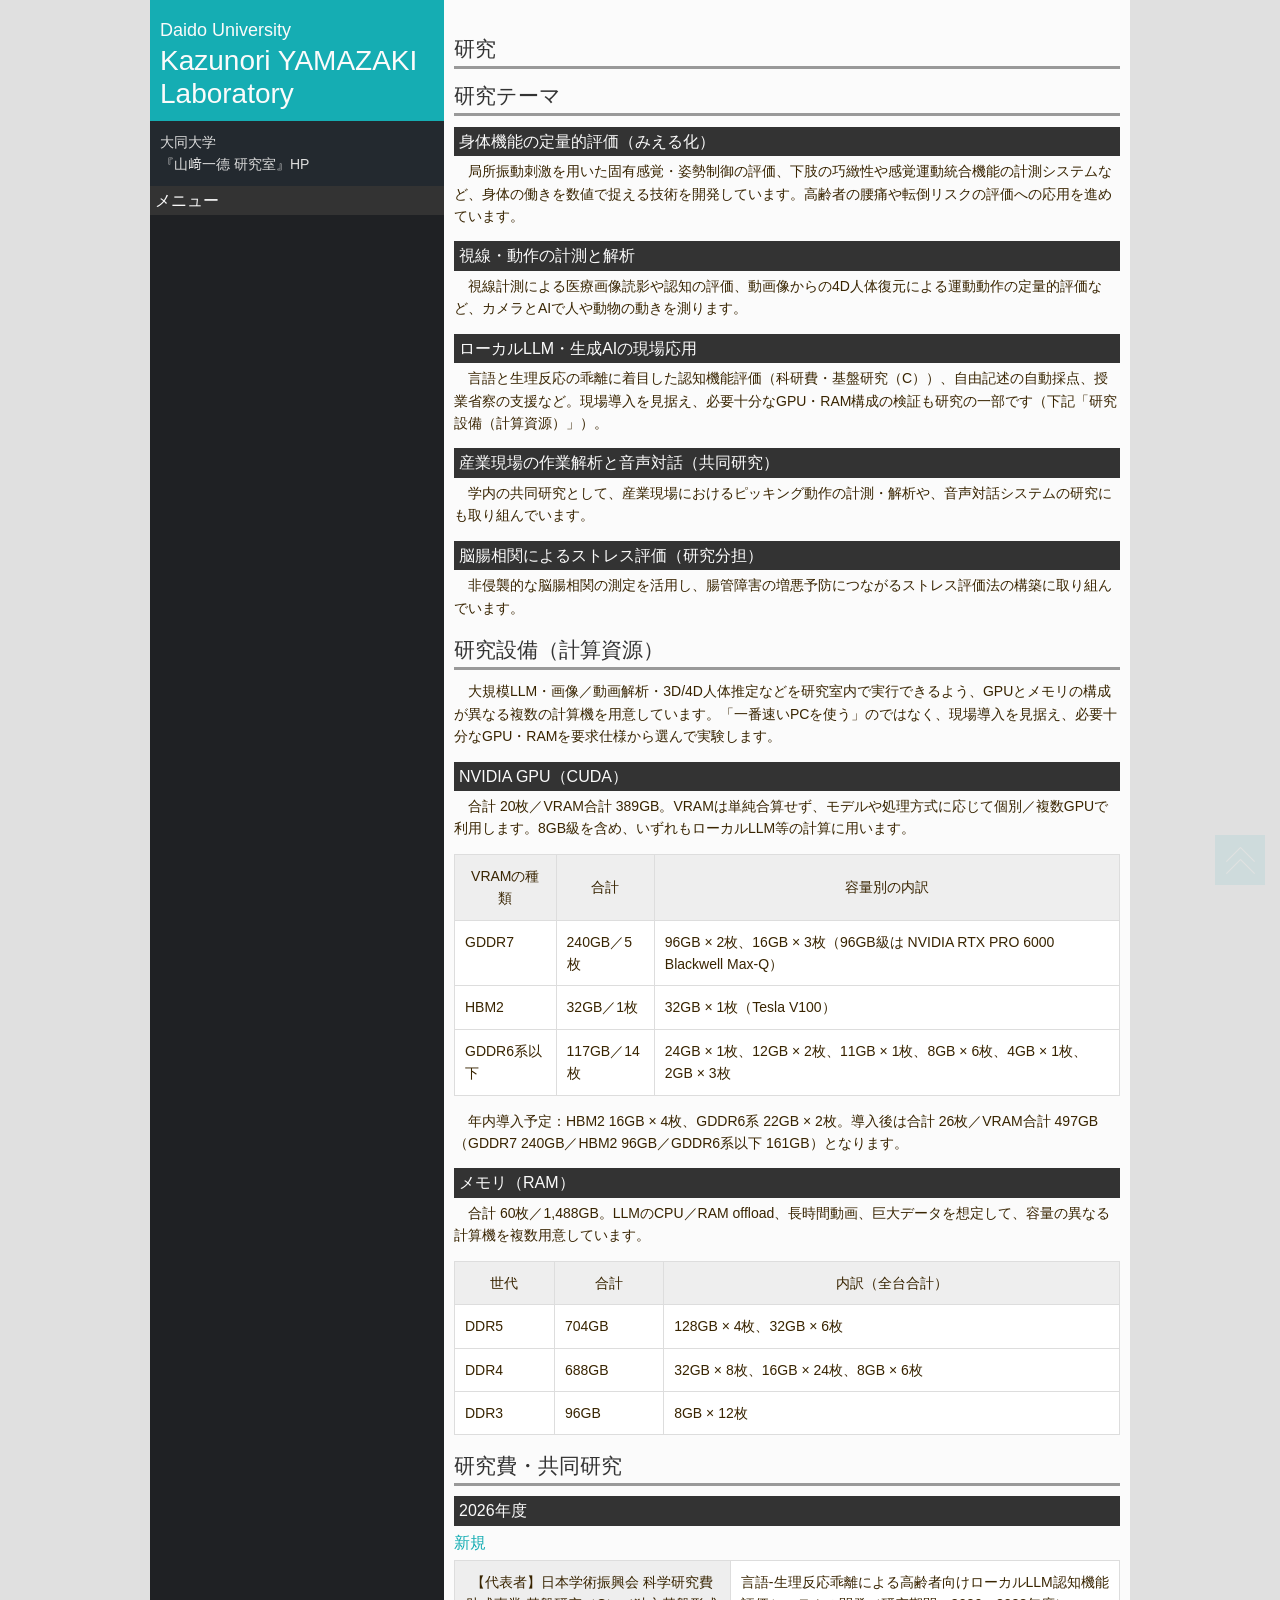
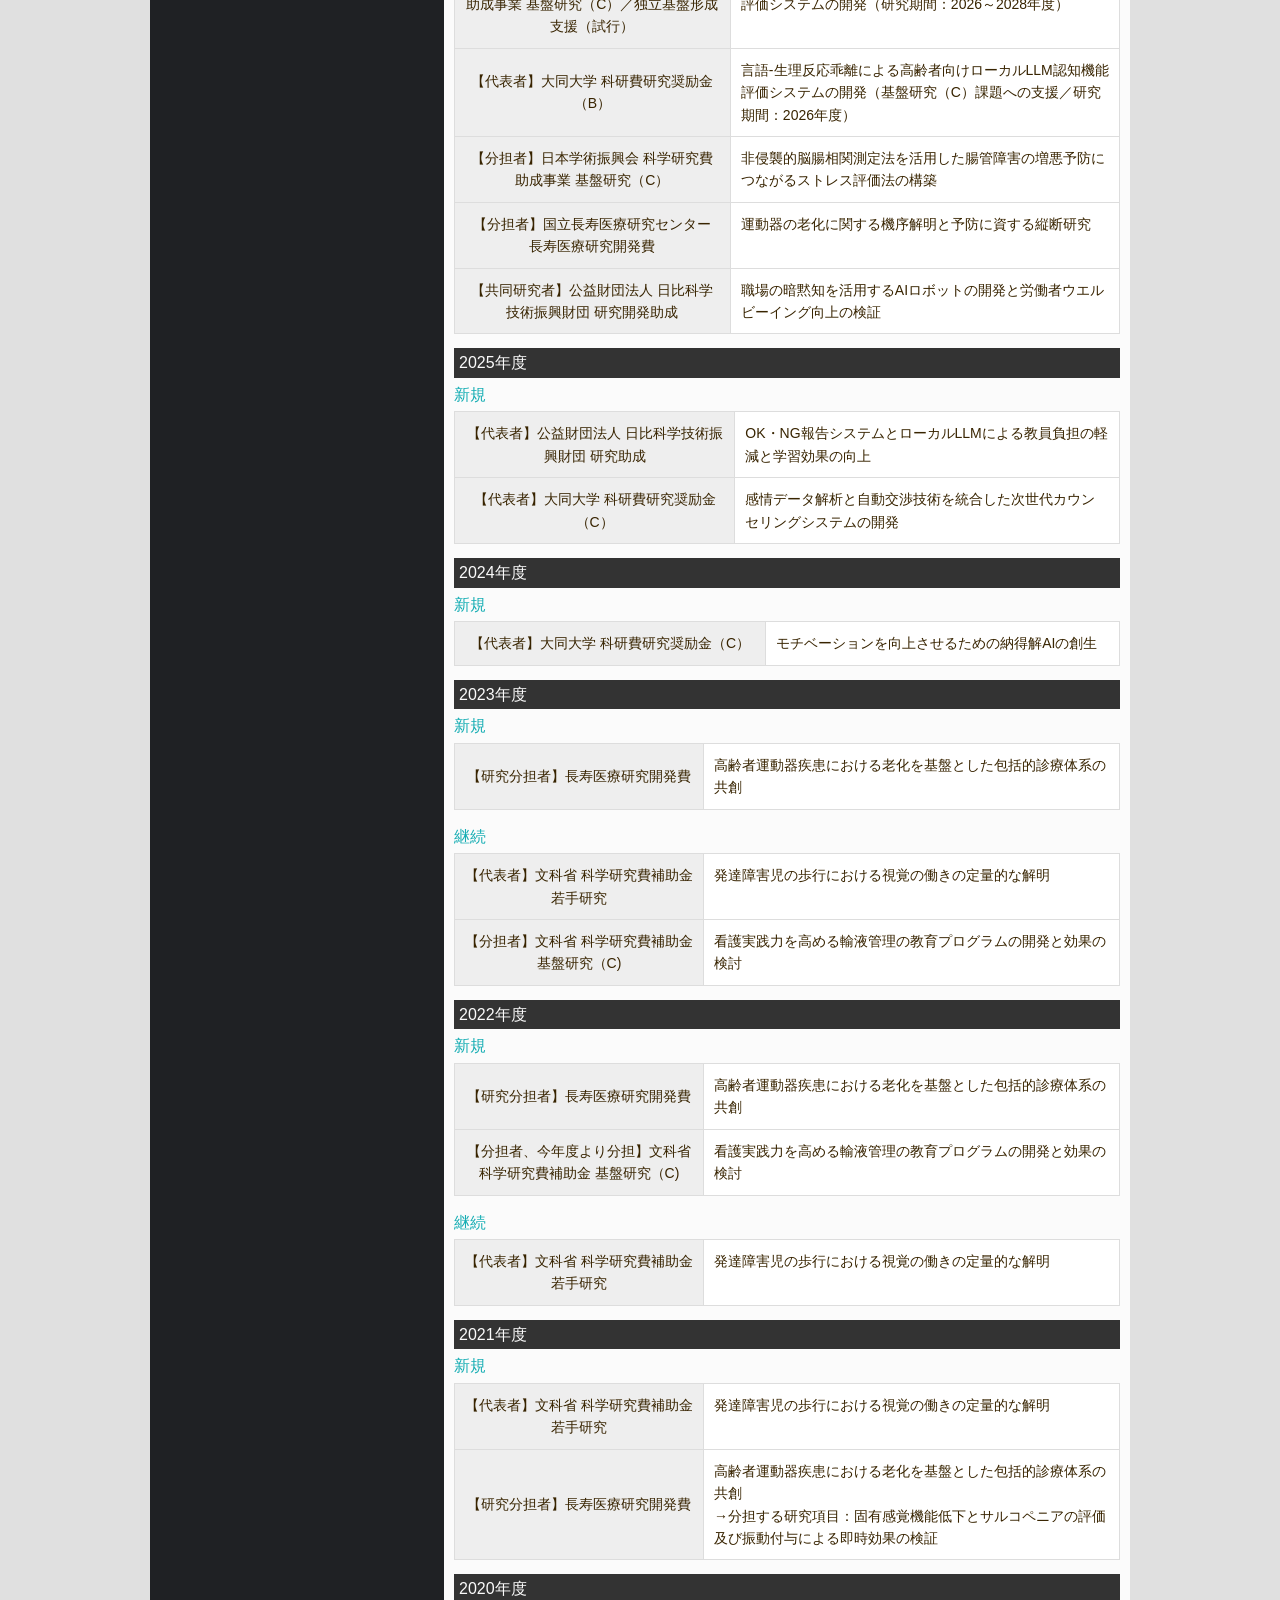
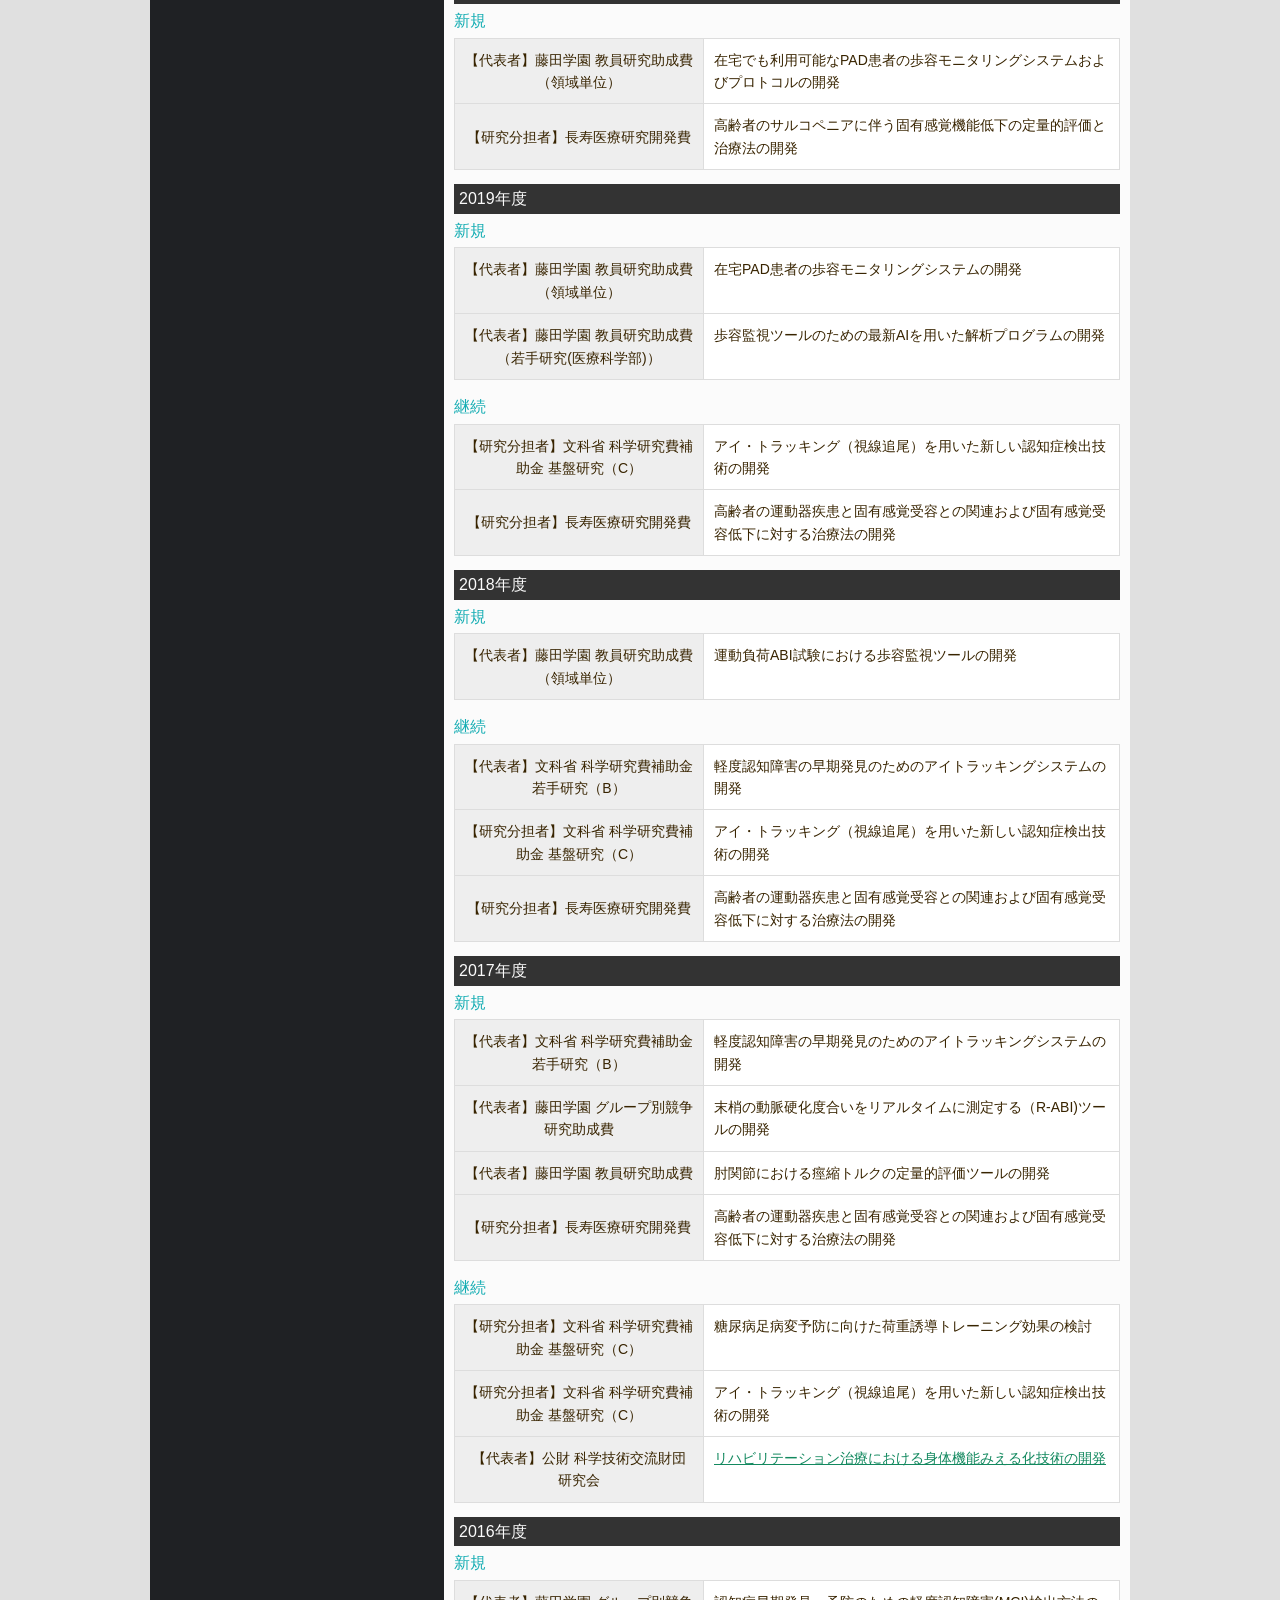
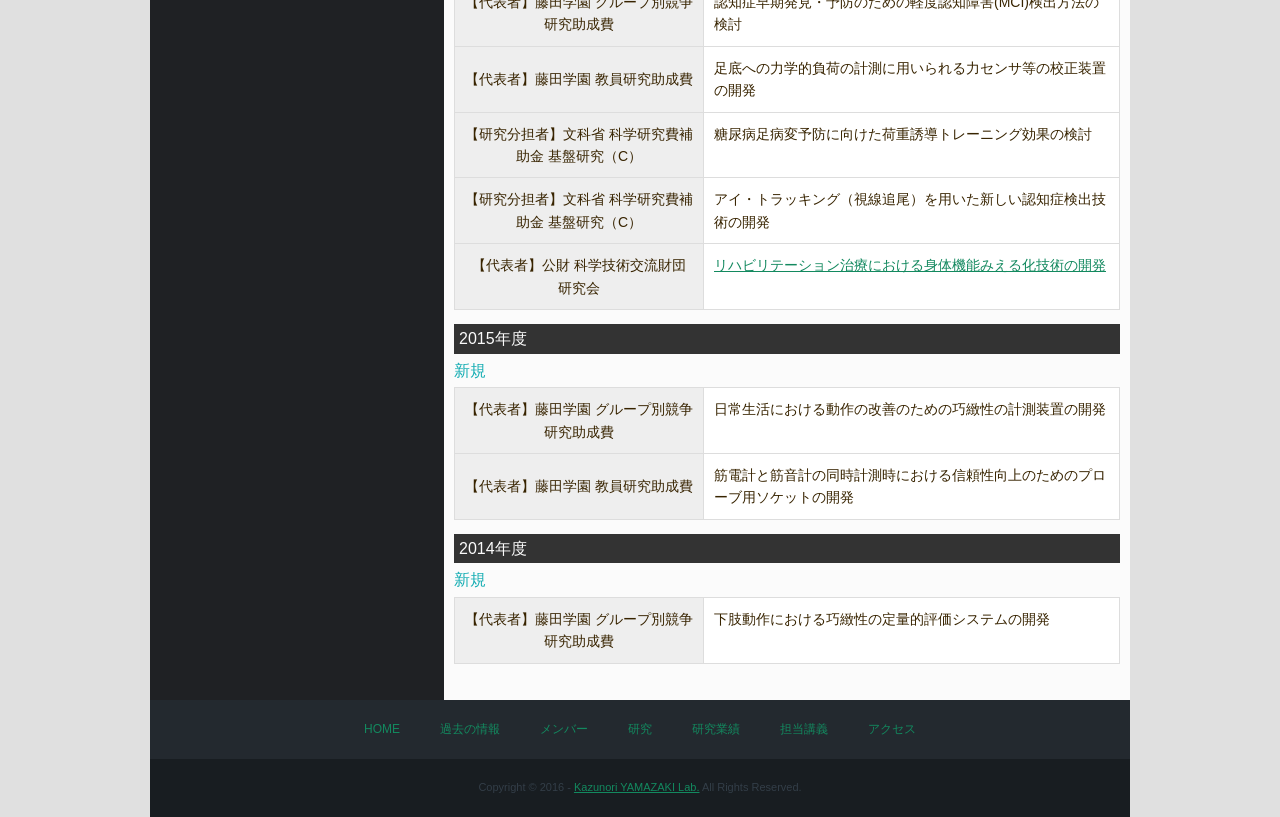
<file: research.html>
﻿<!DOCTYPE html>
<html lang="ja">
  <head>
    <LINK REL="SHORTCUT ICON" HREF="images/favicon16.ico"> 
    <meta content="text/html; charset=utf-8" http-equiv="content-type">
    <title>山﨑一德 研究室，研究</title>
    <meta name="viewport" content="width=device-width">
    <meta name="keywords" content="ymzkk, やまざきかずのり, ヤマザキカズノリ, 山崎一徳, 山﨑一德, 山﨑, 一德, Kazunori Yamazaki, 固有感覚, 感覚運動統合機能、見える、先端、臨床工学、医用工学、データサイエンス、CPS、サイバーフィジカルシステム、IoT">
    <meta name="description" content="山﨑一德研究室の科学研究費助成事業、財団助成、学内研究費と共同研究の実績。">
    <link rel="stylesheet" type="text/css" href="css/style.css">
    <script type="text/javascript" src="js/jquery.js"></script>
    <script type="text/javascript" src="js/script.js"></script>
    <script type="text/javascript" src="js/jquery.smoothscroll.js"></script>
    <script type="text/javascript" src="js/jquery.scrollshow.js"></script>
    <script>
$(function($){
	$('html').smoothscroll({easing : 'swing', speed : 1000, margintop : 10});
	$('.totop').scrollshow({position : 500});
	});
</script><!--[if lt IE 9]>
	<script src="js/html5shiv.js"></script>	<script src="js/css3-mediaqueries.js"></script>
<![endif]-->
  </head>
  <body style="background-color: rgba(204, 204, 204, 0.6);">
    <div id="contents">
      <div id="sub">
        <header>
          <h1><a href="index.html"><font size="4">Daido University </font><br>Kazunori YAMAZAKI Laboratory
</a></h1>
          <p class="summary"> 大同大学 <br>『山﨑一德 研究室』HP </p>

        </header>
        <nav>
          <h3>メニュー<span id="navBtn"><span id="navBtnIcon"></span></span></h3>
          <ul>
          <li><a href="index.html">HOME</a></li>
          <li><a href="news.html">過去の情報</a></li>
          <li><a href="member.html">メンバー</a></li>
          <li><a href="research.html">研究</a></li>
          <li><a href="publication.html">研究業績</a></li>
          <li><a href="lecture.html">担当講義</a></li>
          <li><a href="access.html">アクセス</a></li>
          </ul>
        </nav>
      </div>
      <!-- /#sub -->
      <div id="main">
<br>
        <h2>研究</h2>
        <h2>研究テーマ</h2>
        <h3>身体機能の定量的評価（みえる化）</h3>
        <p>　局所振動刺激を用いた固有感覚・姿勢制御の評価、下肢の巧緻性や感覚運動統合機能の計測システムなど、身体の働きを数値で捉える技術を開発しています。高齢者の腰痛や転倒リスクの評価への応用を進めています。</p>
        <h3>視線・動作の計測と解析</h3>
        <p>　視線計測による医療画像読影や認知の評価、動画像からの4D人体復元による運動動作の定量的評価など、カメラとAIで人や動物の動きを測ります。</p>
        <h3>ローカルLLM・生成AIの現場応用</h3>
        <p>　言語と生理反応の乖離に着目した認知機能評価（科研費・基盤研究（C））、自由記述の自動採点、授業省察の支援など。現場導入を見据え、必要十分なGPU・RAM構成の検証も研究の一部です（下記「研究設備（計算資源）」）。</p>
        <h3>産業現場の作業解析と音声対話（共同研究）</h3>
        <p>　学内の共同研究として、産業現場におけるピッキング動作の計測・解析や、音声対話システムの研究にも取り組んでいます。</p>
        <h3>脳腸相関によるストレス評価（研究分担）</h3>
        <p>　非侵襲的な脳腸相関の測定を活用し、腸管障害の増悪予防につながるストレス評価法の構築に取り組んでいます。</p>
        <h2>研究設備（計算資源）</h2>
        <p>　大規模LLM・画像／動画解析・3D/4D人体推定などを研究室内で実行できるよう、GPUとメモリの構成が異なる複数の計算機を用意しています。「一番速いPCを使う」のではなく、現場導入を見据え、必要十分なGPU・RAMを要求仕様から選んで実験します。</p>
        <h3>NVIDIA GPU（CUDA）</h3>
        <p>　合計 20枚／VRAM合計 389GB。VRAMは単純合算せず、モデルや処理方式に応じて個別／複数GPUで利用します。8GB級を含め、いずれもローカルLLM等の計算に用います。</p>
        <div class="table-scroll" role="region" aria-label="GPU表（横にスクロールできます）" tabindex="0">
<table><tbody>
<tr><th>VRAMの種類</th><th>合計</th><th>容量別の内訳</th></tr>
<tr><td>GDDR7</td><td>240GB／5枚</td><td>96GB × 2枚、16GB × 3枚（96GB級は NVIDIA RTX PRO 6000 Blackwell Max-Q）</td></tr>
<tr><td>HBM2</td><td>32GB／1枚</td><td>32GB × 1枚（Tesla V100）</td></tr>
<tr><td>GDDR6系以下</td><td>117GB／14枚</td><td>24GB × 1枚、12GB × 2枚、11GB × 1枚、8GB × 6枚、4GB × 1枚、2GB × 3枚</td></tr>
</tbody></table>
</div>
        <p>　年内導入予定：HBM2 16GB × 4枚、GDDR6系 22GB × 2枚。導入後は合計 26枚／VRAM合計 497GB（GDDR7 240GB／HBM2 96GB／GDDR6系以下 161GB）となります。</p>
        <h3>メモリ（RAM）</h3>
        <p>　合計 60枚／1,488GB。LLMのCPU／RAM offload、長時間動画、巨大データを想定して、容量の異なる計算機を複数用意しています。</p>
        <div class="table-scroll" role="region" aria-label="メモリ表（横にスクロールできます）" tabindex="0">
<table><tbody>
<tr><th>世代</th><th>合計</th><th>内訳（全台合計）</th></tr>
<tr><td>DDR5</td><td>704GB</td><td>128GB × 4枚、32GB × 6枚</td></tr>
<tr><td>DDR4</td><td>688GB</td><td>32GB × 8枚、16GB × 24枚、8GB × 6枚</td></tr>
<tr><td>DDR3</td><td>96GB</td><td>8GB × 12枚</td></tr>
</tbody></table>
</div>
        <h2>研究費・共同研究</h2>
        <h3>2026年度</h3>
        <h4>新規</h4>
        <div class="table-scroll" role="region" aria-label="表（横にスクロールできます）" tabindex="0">
<table><tbody>
<tr><th>【代表者】日本学術振興会 科学研究費助成事業 基盤研究（C）／独立基盤形成支援（試行）</th><td>言語-生理反応乖離による高齢者向けローカルLLM認知機能評価システムの開発（研究期間：2026～2028年度）</td></tr>
<tr><th>【代表者】大同大学 科研費研究奨励金（B）</th><td>言語-生理反応乖離による高齢者向けローカルLLM認知機能評価システムの開発（基盤研究（C）課題への支援／研究期間：2026年度）</td></tr>
<tr><th>【分担者】日本学術振興会 科学研究費助成事業 基盤研究（C）</th><td>非侵襲的脳腸相関測定法を活用した腸管障害の増悪予防につながるストレス評価法の構築</td></tr>
<tr><th>【分担者】国立長寿医療研究センター 長寿医療研究開発費</th><td>運動器の老化に関する機序解明と予防に資する縦断研究</td></tr>
<tr><th>【共同研究者】公益財団法人 日比科学技術振興財団 研究開発助成</th><td>職場の暗黙知を活用するAIロボットの開発と労働者ウエルビーイング向上の検証</td></tr>
</tbody></table>
</div>

        <h3>2025年度</h3>
        <h4>新規</h4>
        <div class="table-scroll" role="region" aria-label="表（横にスクロールできます）" tabindex="0">
<table><tbody>
<tr><th>【代表者】公益財団法人 日比科学技術振興財団 研究助成</th><td>OK・NG報告システムとローカルLLMによる教員負担の軽減と学習効果の向上</td></tr>
<tr><th>【代表者】大同大学 科研費研究奨励金（C）</th><td>感情データ解析と自動交渉技術を統合した次世代カウンセリングシステムの開発</td></tr>
</tbody></table>
</div>

        <h3>2024年度</h3>
        <h4>新規</h4>
        <div class="table-scroll" role="region" aria-label="表（横にスクロールできます）" tabindex="0">
<table><tbody>
<tr><th>【代表者】大同大学 科研費研究奨励金（C）</th><td>モチベーションを向上させるための納得解AIの創生</td></tr>
</tbody></table>
</div>




        <h3>2023年度</h3>
        
          <h4>新規</h4>
		<div class="table-scroll" role="region" aria-label="表（横にスクロールできます）" tabindex="0">
<table><tbody>
<tr><th>【研究分担者】長寿医療研究開発費</th><td width="395">高齢者運動器疾患における老化を基盤とした包括的診療体系の共創<br>
</td></tr>
</tbody></table>
</div>
          <h4>継続</h4>
		<div class="table-scroll" role="region" aria-label="表（横にスクロールできます）" tabindex="0">
<table><tbody>
<tr><th>【代表者】文科省 科学研究費補助金 若手研究</th><td width="395">発達障害児の歩行における視覚の働きの定量的な解明</td></tr>
<tr><th>【分担者】文科省 科学研究費補助金 基盤研究（C)</th><td width="395">看護実践力を高める輸液管理の教育プログラムの開発と効果の検討</td></tr>
</tbody></table>
</div>
	      
        <h3>2022年度</h3>
        
          <h4>新規</h4>
		<div class="table-scroll" role="region" aria-label="表（横にスクロールできます）" tabindex="0">
<table><tbody>
<tr><th>【研究分担者】長寿医療研究開発費</th><td width="395">高齢者運動器疾患における老化を基盤とした包括的診療体系の共創<br>
</td></tr>
<tr><th>【分担者、今年度より分担】文科省 科学研究費補助金 基盤研究（C)</th><td width="395">看護実践力を高める輸液管理の教育プログラムの開発と効果の検討
</td></tr>
</tbody></table>
</div>
          <h4>継続</h4>
		<div class="table-scroll" role="region" aria-label="表（横にスクロールできます）" tabindex="0">
<table><tbody>
<tr><th>【代表者】文科省 科学研究費補助金 若手研究</th><td width="395">発達障害児の歩行における視覚の働きの定量的な解明</td></tr>
</tbody></table>
</div>


        <h3>2021年度</h3>
        
          <h4>新規</h4>
		<div class="table-scroll" role="region" aria-label="表（横にスクロールできます）" tabindex="0">
<table><tbody>
<tr><th>【代表者】文科省 科学研究費補助金 若手研究</th><td width="395">発達障害児の歩行における視覚の働きの定量的な解明</td></tr>
<tr><th>【研究分担者】長寿医療研究開発費</th><td width="395">高齢者運動器疾患における老化を基盤とした包括的診療体系の共創<br>
→分担する研究項目：固有感覚機能低下とサルコペニアの評価及び振動付与による即時効果の検証</td></tr>
</tbody></table>
</div>

        <h3>2020年度</h3>
        
          <h4>新規</h4>
		<div class="table-scroll" role="region" aria-label="表（横にスクロールできます）" tabindex="0">
<table><tbody>
<tr><th>【代表者】藤田学園 教員研究助成費（領域単位）</th><td width="395">在宅でも利用可能なPAD患者の歩容モニタリングシステムおよびプロトコルの開発</td></tr>
<tr><th>【研究分担者】長寿医療研究開発費</th><td width="395">高齢者のサルコペニアに伴う固有感覚機能低下の定量的評価と治療法の開発</td></tr>
</tbody></table>
</div>

        <h3>2019年度</h3>
        
          <h4>新規</h4>
		<div class="table-scroll" role="region" aria-label="表（横にスクロールできます）" tabindex="0">
<table><tbody>
<tr><th>【代表者】藤田学園 教員研究助成費（領域単位）</th><td width="395">在宅PAD患者の歩容モニタリングシステムの開発</td></tr>
<tr><th>【代表者】藤田学園 教員研究助成費（若手研究(医療科学部)）</th><td width="395">歩容監視ツールのための最新AIを用いた解析プログラムの開発</td></tr>
</tbody></table>
</div>
          <h4>継続</h4>
		<div class="table-scroll" role="region" aria-label="表（横にスクロールできます）" tabindex="0">
<table><tbody>
<tr><th>【研究分担者】文科省 科学研究費補助金 基盤研究（C）</th><td width="395">アイ・トラッキング（視線追尾）を用いた新しい認知症検出技術の開発</td></tr>
<tr><th>【研究分担者】長寿医療研究開発費</th><td width="395">高齢者の運動器疾患と固有感覚受容との関連および固有感覚受容低下に対する治療法の開発</td></tr>
</tbody></table>
</div>

        <h3>2018年度</h3>
        
          <h4>新規</h4>
		<div class="table-scroll" role="region" aria-label="表（横にスクロールできます）" tabindex="0">
<table><tbody>
<tr><th>【代表者】藤田学園 教員研究助成費（領域単位）</th><td width="395">運動負荷ABI試験における歩容監視ツールの開発</td></tr>
</tbody></table>
</div>
          <h4>継続</h4>
		<div class="table-scroll" role="region" aria-label="表（横にスクロールできます）" tabindex="0">
<table><tbody>
<tr><th>【代表者】文科省 科学研究費補助金 若手研究（B）</th><td width="395">軽度認知障害の早期発見のためのアイトラッキングシステムの開発</td></tr>
<tr><th>【研究分担者】文科省 科学研究費補助金 基盤研究（C）</th><td width="395">アイ・トラッキング（視線追尾）を用いた新しい認知症検出技術の開発</td></tr>
<tr><th>【研究分担者】長寿医療研究開発費</th><td width="395">高齢者の運動器疾患と固有感覚受容との関連および固有感覚受容低下に対する治療法の開発</td></tr>
</tbody></table>
</div>

        <h3>2017年度</h3>
        
          <h4>新規</h4>
		<div class="table-scroll" role="region" aria-label="表（横にスクロールできます）" tabindex="0">
<table><tbody>
<tr><th>【代表者】文科省 科学研究費補助金 若手研究（B）</th><td width="395">軽度認知障害の早期発見のためのアイトラッキングシステムの開発</td></tr>
<tr><th>【代表者】藤田学園 グループ別競争研究助成費</th><td width="395">末梢の動脈硬化度合いをリアルタイムに測定する（R-ABI)ツールの開発</td></tr>
<tr><th>【代表者】藤田学園 教員研究助成費</th><td width="395">肘関節における痙縮トルクの定量的評価ツールの開発</td></tr>
<tr><th>【研究分担者】長寿医療研究開発費</th><td width="395">高齢者の運動器疾患と固有感覚受容との関連および固有感覚受容低下に対する治療法の開発</td></tr>
</tbody></table>
</div>
          <h4>継続</h4>
		<div class="table-scroll" role="region" aria-label="表（横にスクロールできます）" tabindex="0">
<table><tbody>
<tr><th>【研究分担者】文科省 科学研究費補助金 基盤研究（C）</th><td width="395">糖尿病足病変予防に向けた荷重誘導トレーニング効果の検討</td></tr>
<tr><th>【研究分担者】文科省 科学研究費補助金 基盤研究（C）</th><td width="395">アイ・トラッキング（視線追尾）を用いた新しい認知症検出技術の開発</td></tr>
<tr><th>【代表者】公財 科学技術交流財団 研究会</th><td width="395"><a href="http://www.astf.or.jp/astf/ken/open/h16k11.html">リハビリテーション治療における身体機能みえる化技術の開発</a></td></tr>
</tbody></table>
</div>

        <h3>2016年度</h3>
        
          <h4>新規</h4>
		<div class="table-scroll" role="region" aria-label="表（横にスクロールできます）" tabindex="0">
<table><tbody>
<tr><th>【代表者】藤田学園 グループ別競争研究助成費</th><td width="395">認知症早期発見・予防のための軽度認知障害(MCI)検出方法の検討</td></tr>
<tr><th>【代表者】藤田学園 教員研究助成費</th><td width="395">足底への力学的負荷の計測に用いられる力センサ等の校正装置の開発</td></tr>
<tr><th>【研究分担者】文科省 科学研究費補助金 基盤研究（C）</th><td width="395">糖尿病足病変予防に向けた荷重誘導トレーニング効果の検討</td></tr>
<tr><th>【研究分担者】文科省 科学研究費補助金 基盤研究（C）</th><td width="395">アイ・トラッキング（視線追尾）を用いた新しい認知症検出技術の開発</td></tr>
<tr><th>【代表者】公財 科学技術交流財団 研究会</th><td width="395"><a href="http://www.astf.or.jp/astf/ken/open/h16k11.html">リハビリテーション治療における身体機能みえる化技術の開発</a></td></tr>
</tbody></table>
</div>

        <h3>2015年度</h3>
        
          <h4>新規</h4> 
		<div class="table-scroll" role="region" aria-label="表（横にスクロールできます）" tabindex="0">
<table><tbody>
<tr><th>【代表者】藤田学園 グループ別競争研究助成費</th><td width="395">日常生活における動作の改善のための巧緻性の計測装置の開発</td></tr>
<tr><th>【代表者】藤田学園 教員研究助成費</th><td width="395">筋電計と筋音計の同時計測時における信頼性向上のためのプローブ用ソケットの開発</td></tr>
</tbody></table>
</div>

        <h3>2014年度</h3>
        
          <h4>新規</h4>
		<div class="table-scroll" role="region" aria-label="表（横にスクロールできます）" tabindex="0">
<table><tbody>
<tr><th>【代表者】藤田学園 グループ別競争研究助成費</th><td width="395">下肢動作における巧緻性の定量的評価システムの開発</td></tr>
</tbody></table>
</div>

<br>


        <!-- /.service --> </div>
      <!-- /#main --> </div>
    <!-- /#contents -->
    <footer>
      <div class="footmenu">
        <ul>
          <li><a href="index.html">HOME</a></li>
          <li><a href="news.html">過去の情報</a></li>
          <li><a href="member.html">メンバー</a></li>
          <li><a href="research.html">研究</a></li>
          <li><a href="publication.html">研究業績</a></li>
          <li><a href="lecture.html">担当講義</a></li>
          <li><a href="access.html">アクセス</a></li>
        </ul>
      </div>
      <!-- /.footmenu -->
      <div class="copyright">Copyright © 2016 - <a href="index.html">Kazunori YAMAZAKI
          Lab.</a> All Rights Reserved.</div>
      <!-- /.copyright --> </footer>
    <div class="totop"><a href="#"><img src="images/totop.png" alt="ページのトップへ戻る"></a></div>
    <!-- /.totop -->
  </body>
</html>
</file>
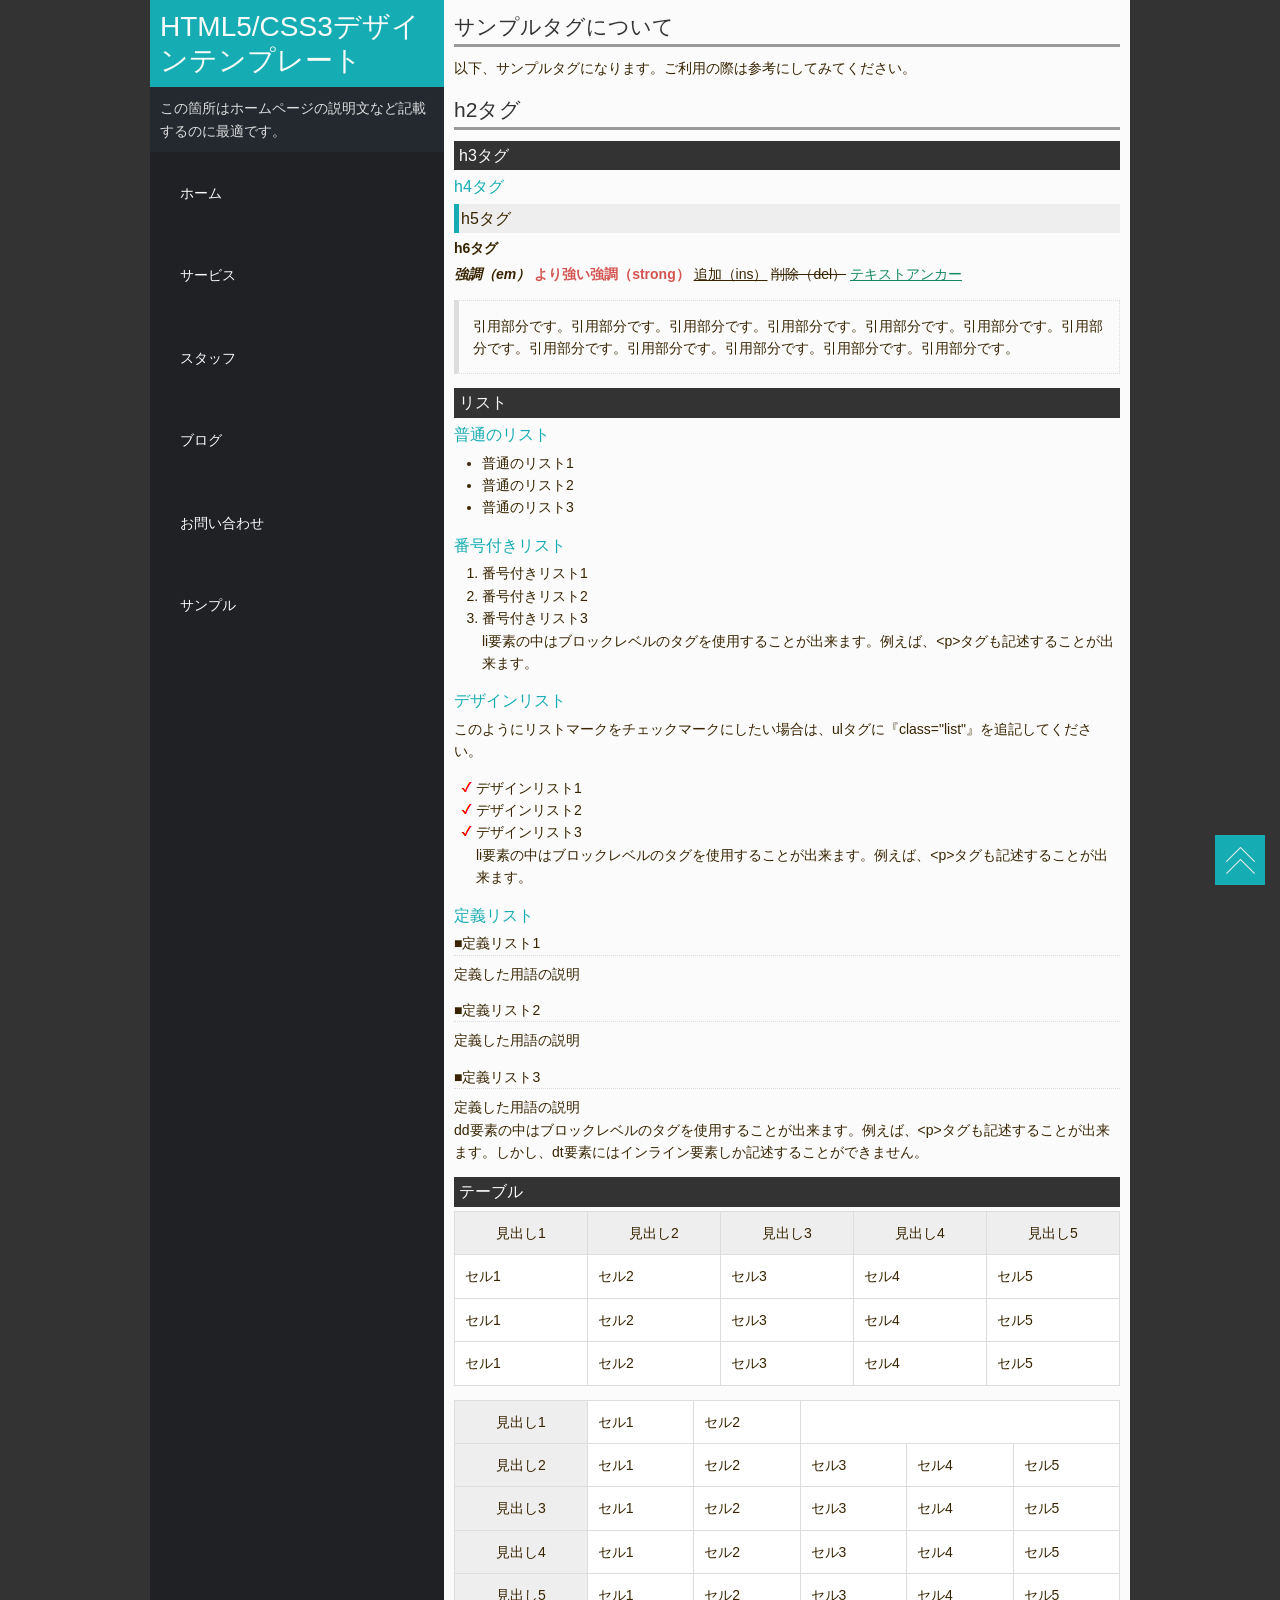
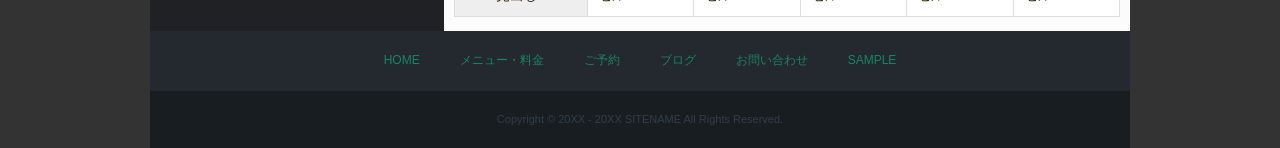
<file: sample.html>
﻿<!DOCTYPE html>
<html lang="ja">
<head>
    <LINK REL="SHORTCUT ICON" HREF="images/favicon.ico"> 
<meta charset="utf-8">
<title>フリーHTML5/CSS3ホームページテンプレート NO.004</title>
<meta name="viewport" content="width=device-width">
<meta name="keywords" content="">
<meta name="description" content="">
<link rel="stylesheet" type="text/css" href="css/style.css">
<script type="text/javascript" src="js/jquery.js"></script>
<script type="text/javascript" src="js/script.js"></script>
<script type="text/javascript" src="js/jquery.smoothscroll.js"></script>
<script type="text/javascript" src="js/jquery.scrollshow.js"></script>
<script>
$(function($){
	$('html').smoothscroll({easing : 'swing', speed : 1000, margintop : 10});
	$('.totop').scrollshow({position : 500});
	});
</script>
<!--[if lt IE 9]>
	<script src="js/html5shiv.js"></script>
	<script src="js/css3-mediaqueries.js"></script>
<![endif]-->
</head>
<body>
<div id="contents">
	<div id="sub">
		<header>
			<h1><a href="index.html">HTML5/CSS3デザインテンプレート</a></h1>
			<p class="summary">
			この箇所はホームページの説明文など記載するのに最適です。
			</p>
		</header>
		<nav>
			<h3>メニュー<span id="navBtn"><span id="navBtnIcon"></span></span></h3>
			<ul>
				<li><a href="index.html">ホーム</a></li>
				<li><a href="index.html">サービス</a></li>
				<li><a href="index.html">スタッフ</a></li>
				<li><a href="index.html">ブログ</a></li>
				<li><a href="index.html">お問い合わせ</a></li>
				<li><a href="sample.html">サンプル</a></li>
			</ul>
		</nav>
	</div><!-- /#sub -->

	<div id="main">
		<h2 id="sample">サンプルタグについて</h2>
		<p>
		以下、サンプルタグになります。ご利用の際は参考にしてみてください。
		</p>
		<h2>h2タグ</h2>
		<h3>h3タグ</h3>
		<h4>h4タグ</h4>
		<h5>h5タグ</h5>
		<h6>h6タグ</h6>
		<p>
		<em>強調（em）</em>
		<strong>より強い強調（strong）</strong>
		<ins>追加（ins）</ins>
		<del>削除（del）</del>
		<a href="#">テキストアンカー</a>
		</p>
		<blockquote>
		引用部分です。引用部分です。引用部分です。引用部分です。引用部分です。引用部分です。引用部分です。引用部分です。引用部分です。引用部分です。引用部分です。引用部分です。
		</blockquote>
		<h3>リスト</h3>
		<h4>普通のリスト</h4>
		<ul>
			<li>普通のリスト1</li>
			<li>普通のリスト2</li>
			<li>普通のリスト3</li>
		</ul>
		<h4>番号付きリスト</h4>
		<ol>
			<li>番号付きリスト1</li>
			<li>番号付きリスト2</li>
			<li>番号付きリスト3<br>li要素の中はブロックレベルのタグを使用することが出来ます。例えば、&lt;p&gt;タグも記述することが出来ます。<br></li>
		</ol>
		<h4>デザインリスト</h4>
		<p>
		このようにリストマークをチェックマークにしたい場合は、ulタグに『class="list"』を追記してください。
		</p>
		<ul class="list">
			<li>デザインリスト1</li>
			<li>デザインリスト2</li>
			<li>デザインリスト3<br>li要素の中はブロックレベルのタグを使用することが出来ます。例えば、&lt;p&gt;タグも記述することが出来ます。<br></li>
		</ul>
		<h4>定義リスト</h4>
		<dl>
			<dt>定義リスト1</dt>
			<dd>定義した用語の説明</dd>
			<dt>定義リスト2</dt>
			<dd>定義した用語の説明</dd>
			<dt>定義リスト3</dt>
			<dd>定義した用語の説明<br>dd要素の中はブロックレベルのタグを使用することが出来ます。例えば、&lt;p&gt;タグも記述することが出来ます。しかし、dt要素にはインライン要素しか記述することができません。</dd>
		</dl>
		<h3>テーブル</h3>
		<table>
			<tbody>
			<tr><th>見出し1</th><th>見出し2</th><th>見出し3</th><th>見出し4</th><th>見出し5</th></tr>
			<tr><td>セル1</td><td>セル2</td><td>セル3</td><td>セル4</td><td>セル5</td></tr>
			<tr><td>セル1</td><td>セル2</td><td>セル3</td><td>セル4</td><td>セル5</td></tr>
			<tr><td>セル1</td><td>セル2</td><td>セル3</td><td>セル4</td><td>セル5</td></tr>
			</tbody>
		</table>
		<table>
			<tbody>
			<tr><th>見出し1</th><td>セル1</td><td>セル2</td></tr>
			<tr><th>見出し2</th><td>セル1</td><td>セル2</td><td>セル3</td><td>セル4</td><td>セル5</td></tr>
			<tr><th>見出し3</th><td>セル1</td><td>セル2</td><td>セル3</td><td>セル4</td><td>セル5</td></tr>
			<tr><th>見出し4</th><td>セル1</td><td>セル2</td><td>セル3</td><td>セル4</td><td>セル5</td></tr>
			<tr><th>見出し5</th><td>セル1</td><td>セル2</td><td>セル3</td><td>セル4</td><td>セル5</td></tr>
			</tbody>
		</table>
	</div><!-- /#main -->
</div><!-- /#contents -->

<footer>
	<div class="footmenu">
		<ul>
			<li><a href="index.html">HOME</a></li>
			<li><a href="index.html">メニュー・料金</a></li>
			<li><a href="index.html">ご予約</a></li>
			<li><a href="index.html">ブログ</a></li>
			<li><a href="index.html">お問い合わせ</a></li>
			<li><a href="sample.html">SAMPLE</a></li>
		</ul>
	</div><!-- /.footmenu -->
	<div class="copyright">Copyright &#169; 20XX - 20XX SITENAME All Rights Reserved.</div><!-- /.copyright -->
</footer>

<div class="totop"><a href="#"><img src="images/totop.png" alt="ページのトップへ戻る"></a></div><!-- /.totop -->
</body>
</html>
</file>
<file: css/style.css>
@charset "UTF-8";

/*================================================
 *  CSSリセット
 ================================================*/
html,body,div,span,object,iframe,h1,h2,h3,h4,h5,h6,p,blockquote,pre,abbr,address,cite,code,del,dfn,em,img,ins,kbd,q,samp,small,strong,sub,sup,var,b,i,dl,dt,dd,ol,ul,li,fieldset,form,label,legend,table,caption,tbody,tfoot,thead,tr,th,td,article,aside,canvas,details,figcaption,figure,footer,header,hgroup,main,menu,nav,section,summary,time,mark,audio,video{margin:0;padding:0;border:0;outline:0;font-size:100%;vertical-align:baseline;background:transparent;font-weight:normal;}body{line-height:1}article,aside,details,figcaption,figure,footer,header,hgroup,menu,nav,section{display:block}ul{list-style:none}blockquote,q{quotes:none}blockquote:before,blockquote:after,q:before,q:after{content:none}a{margin:0;padding:0;font-size:100%;vertical-align:baseline;background:transparent}del{text-decoration:line-through}abbr[title],dfn[title]{border-bottom:1px dotted;cursor:help}table{border-collapse:collapse;border-spacing:0}hr{display:block;height:1px;border:0;border-top:1px solid #ccc;margin:1em 0;padding:0}input,select{vertical-align:middle}

/*================================================
 *  一般・共通設定
 ================================================*/
body {
	font-size:14px;
	color:#382400;
	font-family:"メイリオ",Meiryo,"ヒラギノ角ゴ Pro W3","Hiragino Kaku Gothic Pro",Osaka,"ＭＳ Ｐゴシック","MS PGothic",sans-serif;
	line-height:1.6;
	background:#333;
}
#contents {
	overflow:hidden;
	width:980px;
	margin:0 auto;
}

#main {
	box-sizing: border-box;
	overflow:hidden;
	float:right;
	width:70%;
	padding:10px;
	background:#fbfbfb;
	margin-bottom:-32768px;
	padding-bottom:32768px;
}

#sub {
	box-sizing: border-box;
	overflow:hidden;
	float:left;
	width:30%;
	background:#1f2124;
	margin-bottom:-32768px;
	padding-bottom:32768px;
}

footer {
	box-sizing: border-box;
	width:980px;
	margin:0 auto;
}

a {
	color:#13895f;
}
a:hover {
	color:#2fa279;
}

h1 {
	color:#fbfbfb;
	font-size:28px;
	line-height:1.2;
}
h1 a {
	color:#fbfbfb;
	text-decoration:none;
}
h1 a:hover {
	color:#85d1c6;
}

h2 {
	margin-bottom:0.5em;
	font-size:21px;
	color:#333;
	border-bottom:3px solid #999;
}

h3 {
	margin-bottom:0.25em;
	padding:2px 5px;
	color:#fbfbfb;
	font-size:16px;
	background:#333;
}

h4 {
	margin-bottom:0.25em;
	font-size:16px;
	color:#15adb3;
}

h5 {
	margin-bottom:0.25em;
	padding:2px;
	font-size:16px;
	border-left:5px solid #15adb3;
	background:#eee;
}

h6 {
	margin-bottom:0.25em;
	color:#382400;
	font-size:14px;
	font-weight:bold;
}

p {
	margin:0 0 1em 0;
}

img {
	vertical-align:bottom;
}

em {
	font-weight:bold;
}

strong {
	font-weight:bold;
	color:#d45451;
}

pre {
	margin:1em 0;
	padding:1em;
}

blockquote {
	margin-bottom:1em;
	padding:1em;
	border:1px dotted #ddd;
	border-left:5px solid #ddd;
}

ul,ol,dl {
	margin:0 0 1em 0;
}
ul li {
	list-style:disc;
}
ol li {
	list-style:decimal;
}
li {
	margin-left:2em;
}

dt {
	margin-bottom:0.5em;
	border-bottom:1px dotted #ddd;
}
dt:before {
	content:"\0025a0";
}
dd {
	margin-bottom:1em;
}

table {
	width:100%;
	margin-bottom:1em;
	border-collapse:collapse;
	border:1px solid #ddd;
	background:#fff;
}
th {
	padding:10px;
	text-align:center;
	vertical-align:middle;
	border:1px solid #ddd;
	background:#eee;
}
td {
	padding:10px;
	text-align:left;
	border:1px solid #ddd;
}

/*================================================
 *  ヘッダー
 ================================================*/
header {
	position:relative;
	background:#15adb3;
}

header h1 {
	padding:10px;
}

.summary {
	margin:0;
	padding:10px;
	color:#ddd;
	background:#23292f;
}

/*================================================
 *  グローバルナビゲーション
 ================================================*/
nav {
	overflow:hidden;
}
nav ul {
	margin:0;
	padding:0;
}
nav li {
	list-style:none;
	margin:0;
	padding:0;
}
nav li a {
	display:block;
	padding:30px;
	color:#fbfbfb;
	text-decoration:none;
	background:#1f2124;
}
nav li a:hover {
	color:#fbfbfb;
	border-left: 8px solid #139095;
	background:#18191b;
	transition:all 0.2s ease 0s;
}

/*================================================
 *  フッター
 ================================================*/
footer {
	clear:both;
}

.footmenu {
	width:100%;
	padding:20px 0;
	overflow:hidden;
	background:#23292f;
}
.footmenu ul {
	position:relative;
	float:left;
	left:50%;
	margin:0;
	padding:0;
}
.footmenu li {
	position:relative;
	left:-50%;
	float:left;
	list-style:none;
	margin:0;
	padding:0 20px;
	font-size:12px;
	text-align:center;
}
.footmenu a {
	color:#13895f;
	text-decoration:none;
}
.footmenu a:hover {
	color:#fbfbfb;
}

.copyright {
	clear:both;
	padding:20px 0;
	font-size:11px;
	text-align:center;
	color:#333e48;
	background:#181d21;
}

/*================================================
 *  ページトップへの戻り
 ================================================*/
.totop {
	position:fixed;
	bottom:15px;
	right:15px;
}
.totop a {
	display:block;
	text-decoration:none;
}
.totop img {
	background:#15adb3;
}
.totop img:hover {
	background:#14c0c5;
}

/*================================================
 *  クラス
 ================================================*/
.textL {
	text-align:left;
}

.textR {
	text-align:right;
}

.list {
	padding:0 0 0 0.5em;
}
.list li {
	margin:0;
	padding:0 0 0 15px;
	list-style:none;
	background:url(../images/check.png) 0 5px no-repeat;
}

.info dt {
	border-bottom:none;
}
.info dd {
	padding-bottom:1em;
	border-bottom:1px solid #ddd;
}

.service {
	overflow:hidden;
}
.service ul {
	overflow:hidden;
	margin:1.492% -1.492% 0 0;
}
.service li {
	list-style:none;
	float:left;
	width:18.507%;
	margin:0 1.492% 1.492% 0;
}
.service li img {
	width:100%;
}

.staff {
	overflow:hidden;
}

.staff ul {
	overflow:hidden;
	margin:1.492% -1.492% 0 0;
}
.staff li {
	list-style:none;
	float:left;
	width:31.840%;
	margin:0 1.492% 1.492% 0;
}
.staff li:nth-child(3n+1) {
	clear:both;
}
.staff li img {
	width:100%;
	margin-bottom:2.5%;
}

/*================================================
 *  スライドショー
 ================================================*/
.slide {
	position:relative;
	width:100%;
	overflow:hidden;
	position:relative;
	margin-bottom:10px;
}

.slideInner {
	list-style:none;
	margin:0 0 5px 0;
	padding:0;
}
.slideInner li {
	position:absolute;
	width:100%;
	background:#fbfbfb;
	margin:0;
	padding:0;
}
.slideInner li img {
	width:100%;
}

.slidePrev {
	position:absolute;
	display:block;
	width:50px;
	height:60px;
	left:0;
	cursor:pointer;
	z-index:100;
}

.slideNext {
	position:absolute;
	display:block;
	width:50px;
	height:60px;
	right:0;
	cursor:pointer;
	z-index:100;
}

.controlNav {
	position:relative;
	float:left;
	left:50%;
}
.controlNav span {
	position:relative;
	left:-50%;
	float:left;
	margin:5px;
	-webkit-border-radius:5px;
	-moz-border-radius:5px;
	border-radius:5px;
	width:10px;
	height:10px;
	overflow:hidden;
	background:#ddd;
	text-indent:-9999px;
	vertical-align:middle;
}
.controlNav span:hover {
	background:#ccc;
	cursor:pointer;
}
.controlNav span.current {
	background:#85d1c6;
}


/*================================================
 *  タブレット向けデザイン
 ================================================*/
/* スクロールバーを考慮して20px大きいサイズで切り替え */
@media screen and (max-width:979px) {
	#contents {
		box-sizing: border-box;
		width:100%;
	}

	footer {
		width:100%;
	}
}

/*================================================
 *  スマートフォン向けデザイン
 ================================================*/
@media screen and (max-width:767px) {
	#main {
		float:none;
		width:100%;
	}

	#sub {
		float:none;
		width:100%;
	}
	nav {
		display:block;
		position:relative;
		width:100%;
	}
	nav h3 {
		cursor:pointer;
		margin-bottom:0;
		padding:10px;
		color:#ddd;
		background:#181d21;
		border:none;
	}
	nav li a {
		padding:10px 30px;
	}

	#navBtn {
		display:inline-block;
		position:absolute;
		top:10px;
		right:10px;
		width:30px;
		height:30px;
		border-radius:5%;
		background:#2a2a2a;
	}
	#navBtnIcon {
		display:block;
		position:absolute;
		top:50%;
		left:50%;
		width:14px;
		height:2px;
		margin:-1px 0 0 -7px;
		background:#15adb3;
		transition:.2s;
	}
	#navBtnIcon:before,
	#navBtnIcon:after {
		display:block;
		content:'';
		position:absolute;
		top:50%;
		left:0;
		width:14px;
		height:2px;
		background:#15adb3;
		transition:0.3s;
	}
	#navBtnIcon:before {
		margin-top:-6px;
	}
	#navBtnIcon:after {
		margin-top:4px;
	}
	#navBtn .close {
		background:transparent;
	}
	#navBtn .close:before,
	#navBtn .close:after {
		margin-top:0;
	}
	#navBtn .close:before {
		transform:rotate(-45deg);
		-webkit-transform:rotate(-45deg);
	}
	#navBtn .close:after {
		transform:rotate(-135deg);
		-webkit-transform:rotate(-135deg);
	}

	.service li {
		width:23.507%;
	}

	.staff li {
		width:48.507%;
	}
	.staff li:nth-child(2n+1) {
		clear:both;
	}
	.staff li:nth-child(3n+1) {
		clear:none;
		float:left;
	}
}

/* Long academic tables remain accessible within the content column. */
.table-scroll {
  max-width:100%;
  overflow-x:auto;
  margin-bottom:1em;
}
.table-scroll:focus {
  outline:2px solid #13895f;
  outline-offset:2px;
}
.table-scroll table { margin-bottom:0; }
#main th, #main td { overflow-wrap:anywhere; }
.publications { counter-reset:publication; }
.publications tbody tr { counter-increment:publication; }
.publications tbody td:first-child::before {
  content:counter(publication) ". ";
  font-weight:bold;
}
@media screen and (max-width:767px) {
  .table-scroll table { min-width:560px; }
  .table-scroll .publications { min-width:700px; }
  .copyright { color:#c2cad2; }
}
@media print {
  #contents, #main, footer { width:100%; }
  #main { float:none; margin:0; padding:0; overflow:visible; }
  #sub, .footmenu, .totop, .slide { display:none; }
  .table-scroll { overflow:visible; }
  .table-scroll table { min-width:0; }
  tr { break-inside:avoid; }
}
</file>
